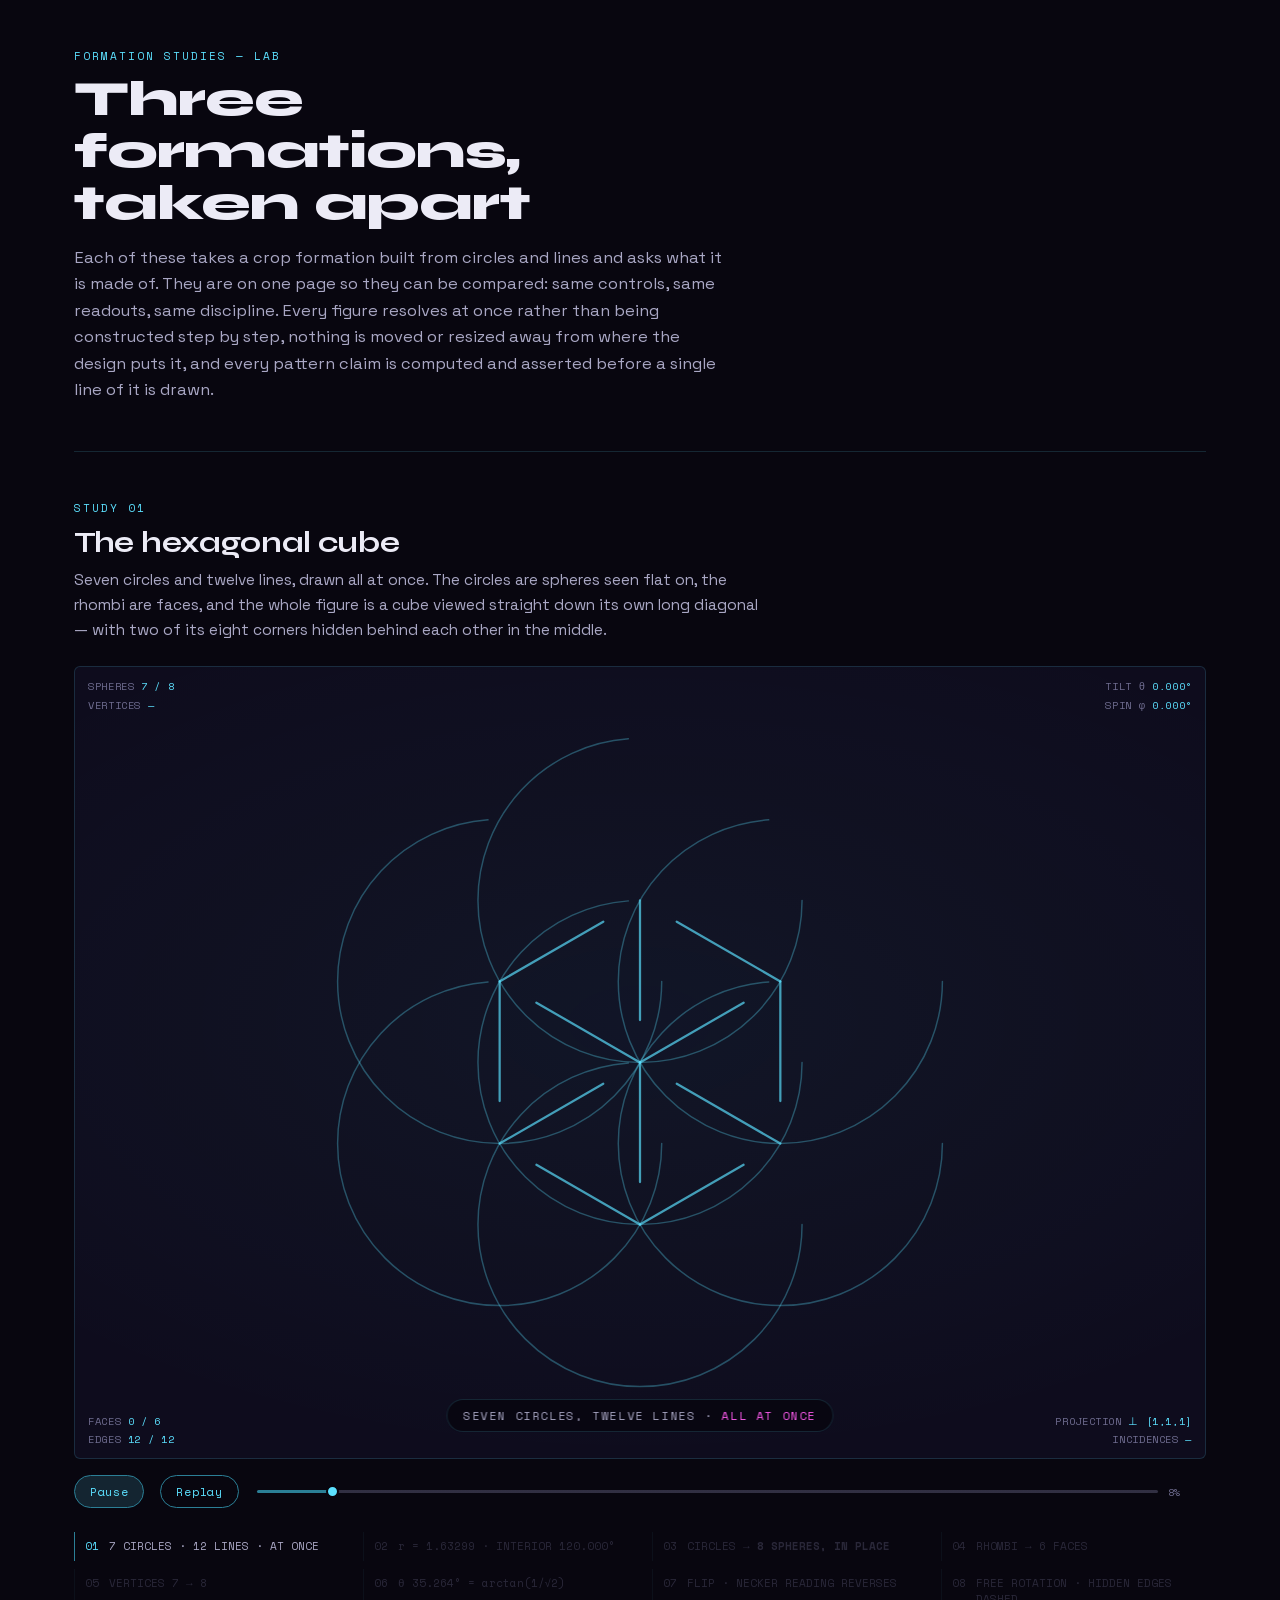
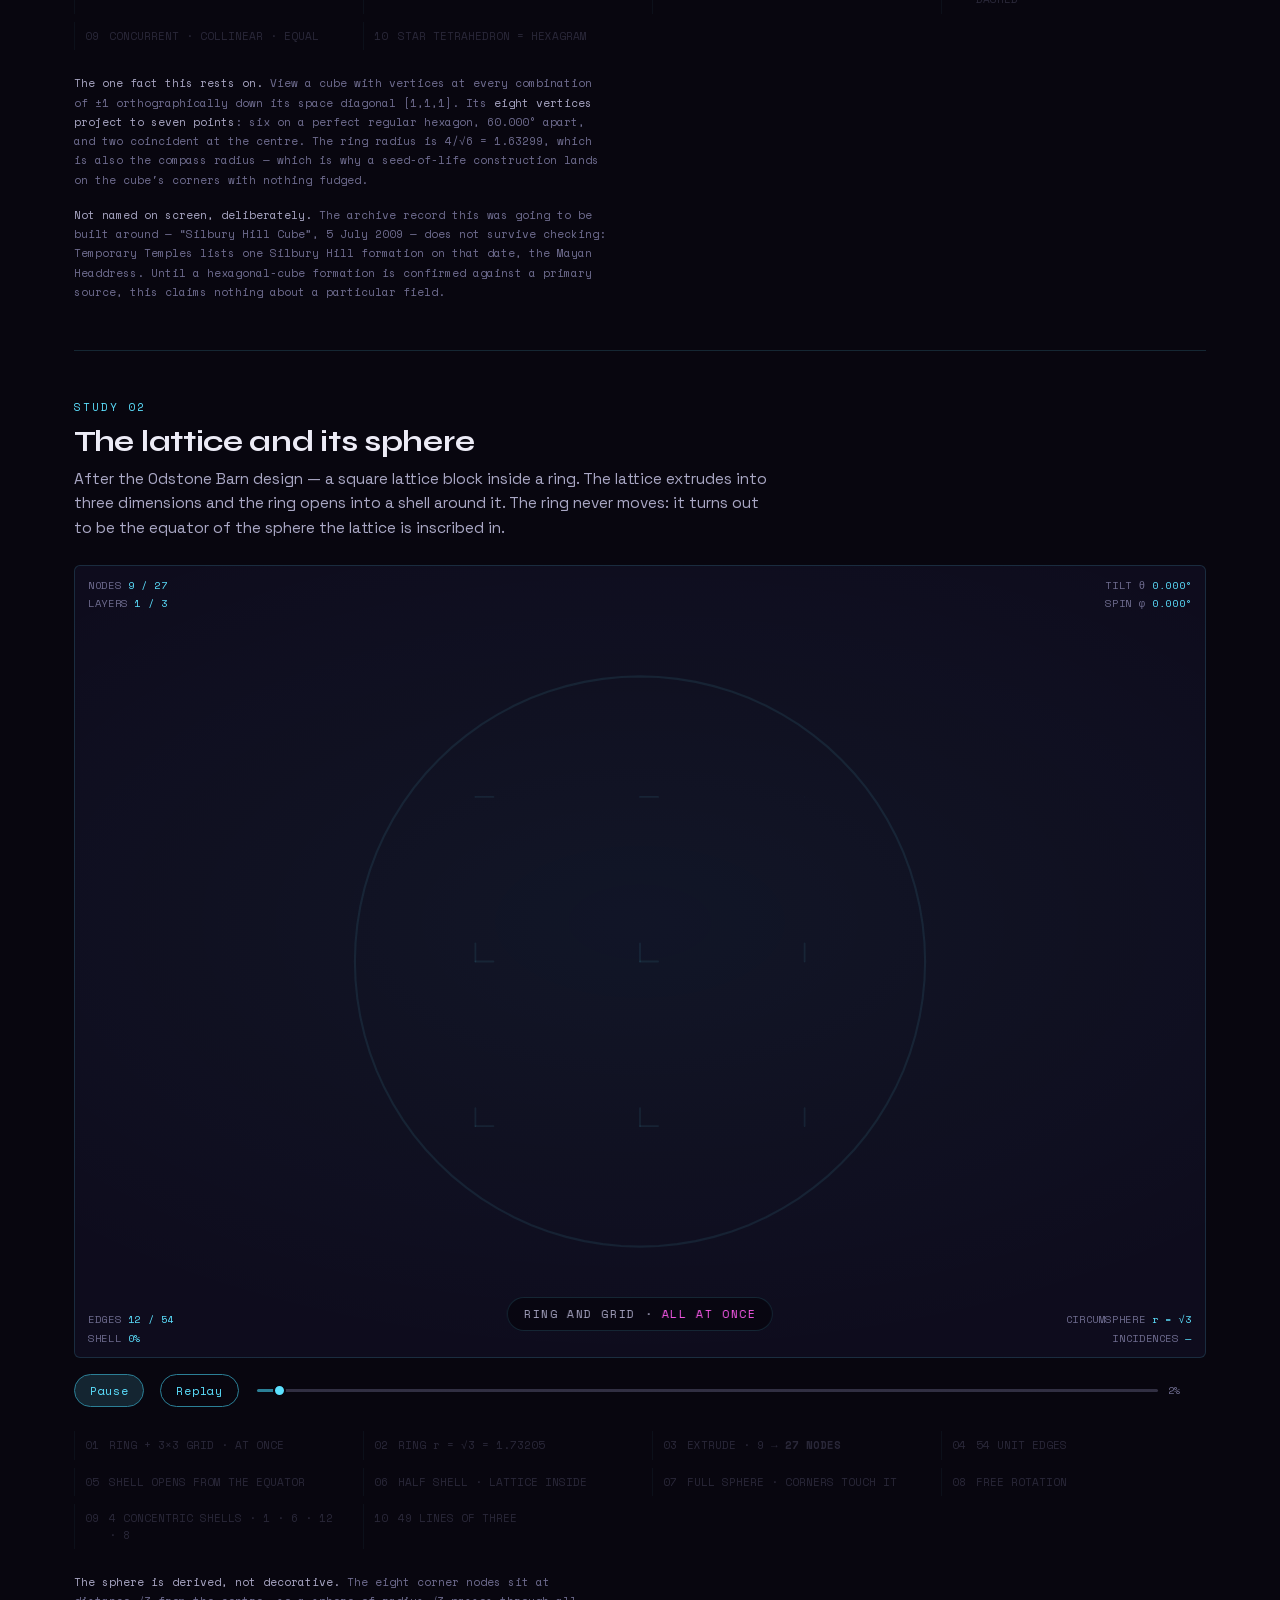
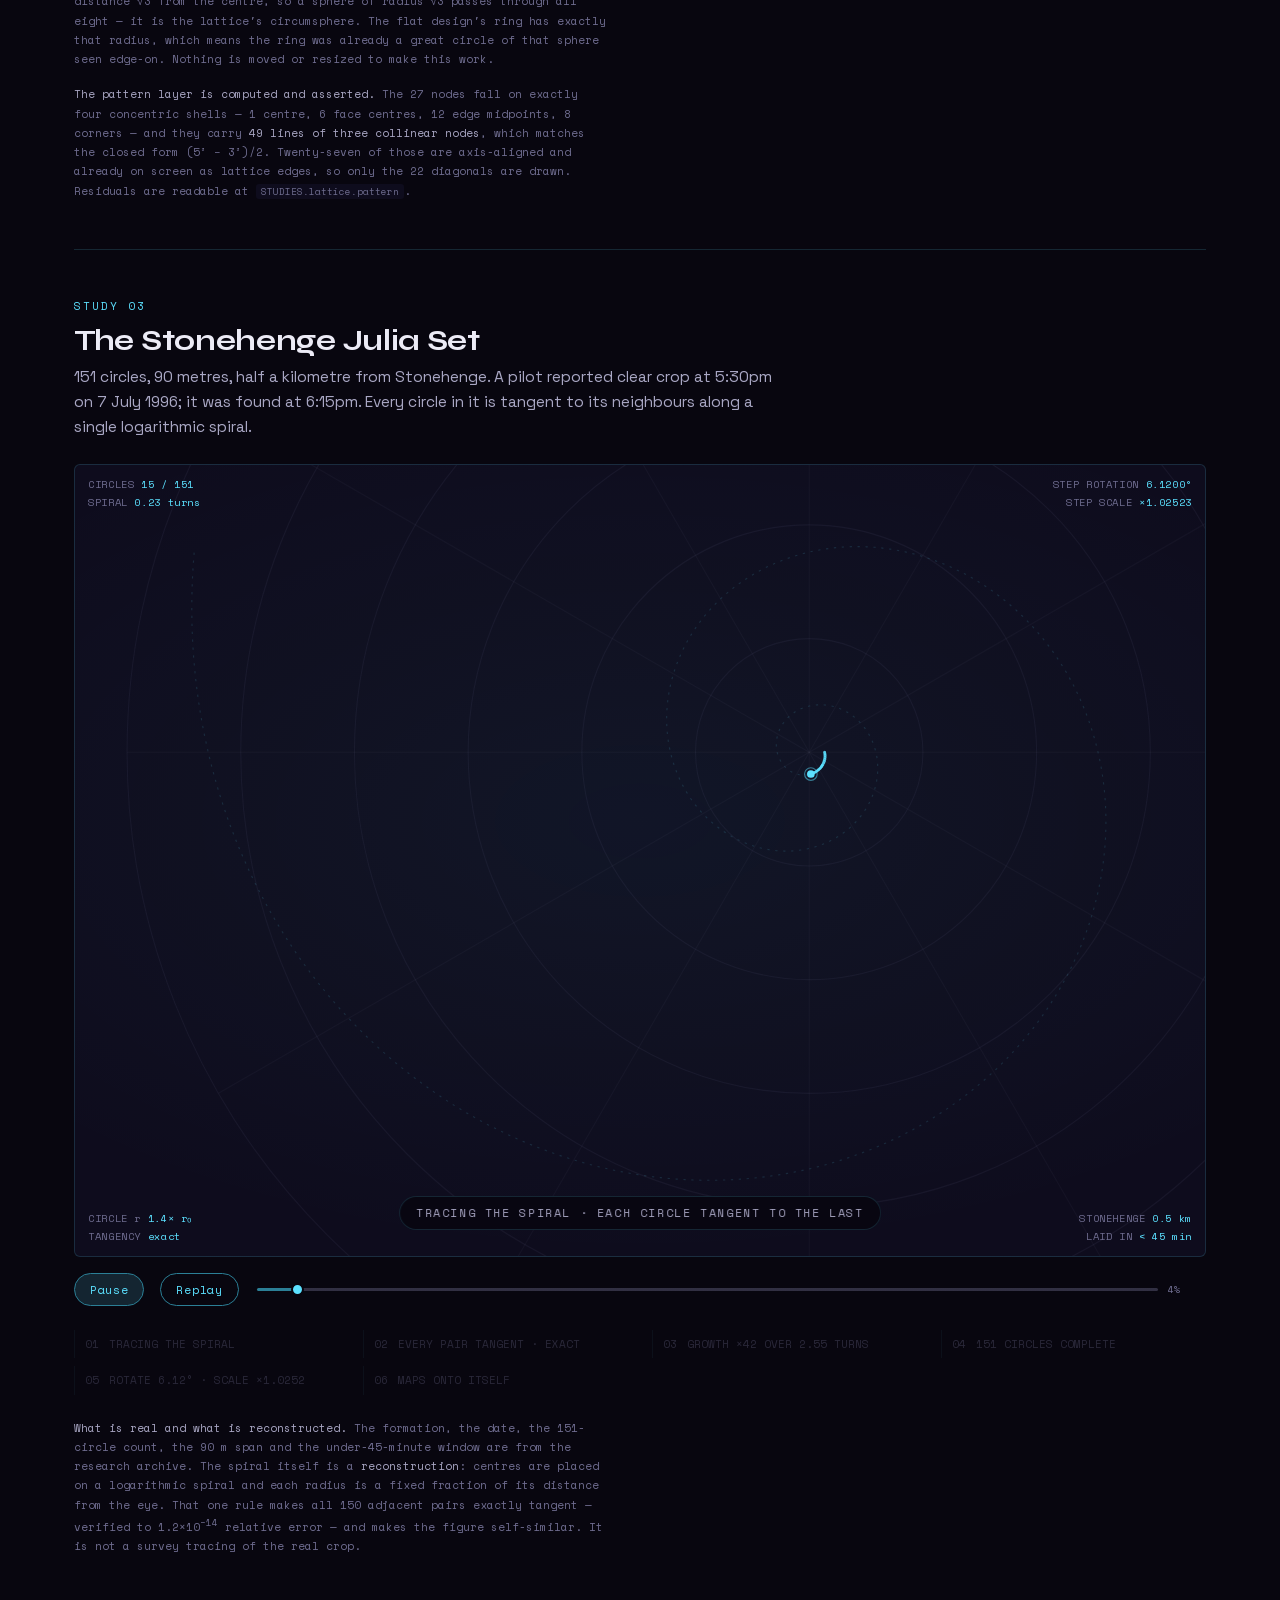
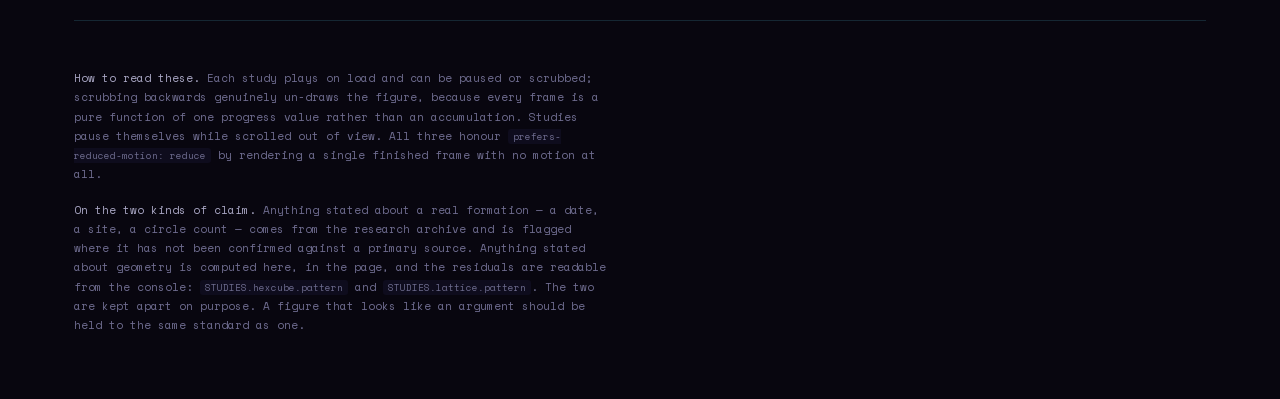
<file: labs/index.html>
<!DOCTYPE html>
<html lang="en">
<head>
<meta charset="UTF-8">
<meta name="viewport" content="width=device-width, initial-scale=1.0">

<!-- Security policy. GitHub Pages serves static files and cannot set response
     headers, so the policy has to ride in the document itself. Two known
     limits of the meta form: frame-ancestors is ignored (clickjacking cover
     needs a real header, i.e. a proxy/CDN in front of Pages), and there is no
     report-uri. Everything else here is enforced normally.

     Every script on this site is an external file precisely so script-src can
     stay 'self' — that single directive is what stops a string injected into
     data.js (which the unattended daily scan writes from third-party pages)
     from ever executing. Do NOT add 'unsafe-inline' to script-src to make an
     inline snippet work; put the snippet in a .js file instead.

     Hosts allowed, and why:
       embed.bsky.app      Bluesky oEmbed JSON + embed.js (Live chatter widget)
       cdn/video.bsky.app  avatars and clips inside those embeds
       i.ytimg.com         YouTube thumbnails
     Webfonts are NOT in that list: they are served from this origin
     (fonts.css + fonts/), so font-src stays 'self'. Keep it that way.
       youtube-nocookie    the click-to-play footage player
     'unsafe-inline' on style-src covers the handful of style="" attributes and
     the inline styles Bluesky's embed injects. -->
<meta http-equiv="Content-Security-Policy" content="default-src 'self'; script-src 'self' https://embed.bsky.app; style-src 'self' 'unsafe-inline'; font-src 'self'; img-src 'self' data: https://i.ytimg.com https://cdn.bsky.app https://video.bsky.app; connect-src 'self' https://embed.bsky.app; frame-src https://www.youtube-nocookie.com https://www.youtube.com https://embed.bsky.app; media-src 'self' https://video.bsky.app; object-src 'none'; base-uri 'self'; form-action 'self'; upgrade-insecure-requests">
<meta name="referrer" content="strict-origin-when-cross-origin">
<title>Formation studies — Crop Circle Watch</title>

<link rel="icon" type="image/svg+xml" href="../logo.svg">
<!-- Typefaces are served from this repo, not fonts.googleapis.com — see the
     header of fonts.css for why. Nothing on this page contacts a third party
     before the visitor asks it to. -->
<link rel="stylesheet" href="../fonts.css">
<link rel="stylesheet" href="../theme.css">

<!-- Theme tokens from the site, then the shared lab chrome. Neither file
     defines a colour of its own beyond what styles.css already sets. -->
<link rel="stylesheet" href="../styles.css">
<link rel="stylesheet" href="labs.css">
</head>
<body>

<!-- Shared gradient defs. SVG paint-server references resolve document-wide,
     so one hidden defs block serves every study's own <svg>. -->
<svg width="0" height="0" aria-hidden="true" focusable="false" style="position:absolute">
  <defs>
    <radialGradient id="ccGlow">
      <stop offset="0%"   stop-color="var(--signal)" stop-opacity="0.55"/>
      <stop offset="100%" stop-color="var(--signal)" stop-opacity="0"/>
    </radialGradient>
  </defs>
</svg>

<main class="lab">

  <header class="lab-head">
    <p class="lab-eyebrow">Formation studies — lab</p>
    <h1 class="lab-title">Three formations, taken apart</h1>
    <p class="lab-lede">
      Each of these takes a crop formation built from circles and lines and
      asks what it is made of. They are on one page so they can be compared:
      same controls, same readouts, same discipline. Every figure resolves at
      once rather than being constructed step by step, nothing is moved or
      resized away from where the design puts it, and every pattern claim is
      computed and asserted before a single line of it is drawn.
    </p>
  </header>

  <div id="studies" data-study="all"><!-- populated by anim-engine.js --></div>

  <div class="lab-foot">
    <p class="lab-note">
      <b>How to read these.</b> Each study plays on load and can be paused or
      scrubbed; scrubbing backwards genuinely un-draws the figure, because every
      frame is a pure function of one progress value rather than an accumulation.
      Studies pause themselves while scrolled out of view. All three honour
      <code>prefers-reduced-motion: reduce</code> by rendering a single finished
      frame with no motion at all.
    </p>
    <p class="lab-note">
      <b>On the two kinds of claim.</b> Anything stated about a real formation —
      a date, a site, a circle count — comes from the research archive and is
      flagged where it has not been confirmed against a primary source. Anything
      stated about geometry is computed here, in the page, and the residuals are
      readable from the console: <code>STUDIES.hexcube.pattern</code> and
      <code>STUDIES.lattice.pattern</code>. The two are kept apart on purpose.
      A figure that looks like an argument should be held to the same standard as
      one.
    </p>
  </div>

</main>

<script src="anim-engine.js"></script>
<script src="studies.js"></script>
<script src="boot.js"></script>

</body>
</html>
</file>
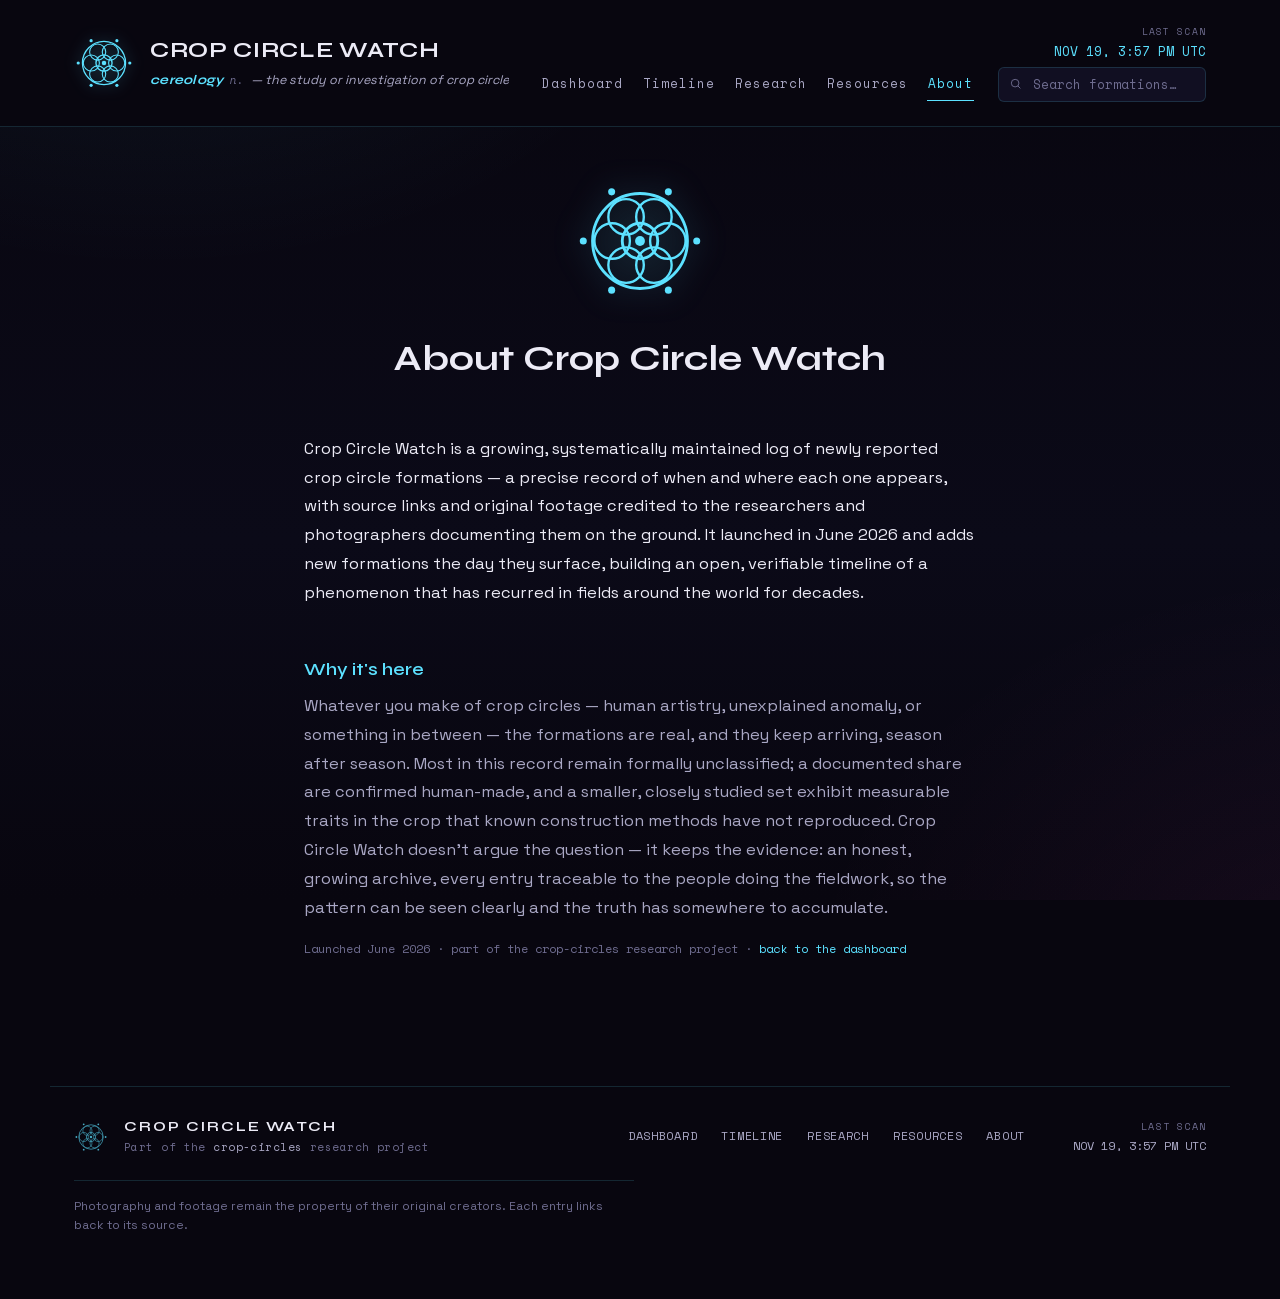
<file: about.html>
<!DOCTYPE html>
<html lang="en">
<head>
<meta charset="UTF-8">
<meta name="viewport" content="width=device-width, initial-scale=1.0">

<!-- Security policy. GitHub Pages serves static files and cannot set response
     headers, so the policy has to ride in the document itself. Two known
     limits of the meta form: frame-ancestors is ignored (clickjacking cover
     needs a real header, i.e. a proxy/CDN in front of Pages), and there is no
     report-uri. Everything else here is enforced normally.

     Every script on this site is an external file precisely so script-src can
     stay 'self' — that single directive is what stops a string injected into
     data.js (which the unattended daily scan writes from third-party pages)
     from ever executing. Do NOT add 'unsafe-inline' to script-src to make an
     inline snippet work; put the snippet in a .js file instead.

     Hosts allowed, and why:
       embed.bsky.app      Bluesky oEmbed JSON + embed.js (Live chatter widget)
       cdn/video.bsky.app  avatars and clips inside those embeds
       i.ytimg.com         YouTube thumbnails
     Webfonts are NOT in that list: they are served from this origin
     (fonts.css + fonts/), so font-src stays 'self'. Keep it that way.
       youtube-nocookie    the click-to-play footage player
     'unsafe-inline' on style-src covers the handful of style="" attributes and
     the inline styles Bluesky's embed injects. -->
<meta http-equiv="Content-Security-Policy" content="default-src 'self'; script-src 'self' https://embed.bsky.app; style-src 'self' 'unsafe-inline'; font-src 'self'; img-src 'self' data: https://i.ytimg.com https://cdn.bsky.app https://video.bsky.app; connect-src 'self' https://embed.bsky.app; frame-src https://www.youtube-nocookie.com https://www.youtube.com https://embed.bsky.app; media-src 'self' https://video.bsky.app; object-src 'none'; base-uri 'self'; form-action 'self'; upgrade-insecure-requests">
<meta name="referrer" content="strict-origin-when-cross-origin">
<title>About — Crop Circle Watch</title>
<meta name="description" content="What Crop Circle Watch is: an open, verifiable log of newly reported crop circle formations, credited to the people documenting them on the ground.">

<link rel="icon" type="image/svg+xml" href="logo.svg">

<!-- Typefaces are served from this repo, not fonts.googleapis.com — see the
     header of fonts.css for why. Nothing on this page contacts a third party
     before the visitor asks it to. -->
<link rel="stylesheet" href="fonts.css">
<link rel="stylesheet" href="theme.css">

<link rel="stylesheet" href="styles.css">
</head>
<body class="about-page">

<!-- Icon sprite — mirrors the subset index.html uses on this page: the ring
     logo (brand mark + centered about mark) plus the background-watermark
     glyphs, so the ambient background matches the dashboard. -->
<svg style="display:none">
  <symbol id="icon-search" viewBox="0 0 24 24" fill="none" stroke="currentColor" stroke-width="1.6">
    <circle cx="10.5" cy="10.5" r="6.5"/>
    <path d="M19.5 19.5l-4.3-4.3"/>
  </symbol>
  <symbol id="icon-ring-logo" viewBox="0 0 64 64">
    <circle cx="32" cy="32" r="23" fill="none" stroke="currentColor" stroke-width="1.4"/>
    <circle cx="32" cy="32" r="8.6" fill="none" stroke="currentColor" stroke-width="1.4"/>
    <circle cx="45.5" cy="32" r="8.6" fill="none" stroke="currentColor" stroke-width="1.15"/>
    <circle cx="38.75" cy="43.69" r="8.6" fill="none" stroke="currentColor" stroke-width="1.15"/>
    <circle cx="25.25" cy="43.69" r="8.6" fill="none" stroke="currentColor" stroke-width="1.15"/>
    <circle cx="18.5" cy="32" r="8.6" fill="none" stroke="currentColor" stroke-width="1.15"/>
    <circle cx="25.25" cy="20.31" r="8.6" fill="none" stroke="currentColor" stroke-width="1.15"/>
    <circle cx="38.75" cy="20.31" r="8.6" fill="none" stroke="currentColor" stroke-width="1.15"/>
    <circle cx="59.5" cy="32" r="1.7" fill="currentColor"/>
    <circle cx="45.75" cy="55.82" r="1.7" fill="currentColor"/>
    <circle cx="18.25" cy="55.82" r="1.7" fill="currentColor"/>
    <circle cx="4.5" cy="32" r="1.7" fill="currentColor"/>
    <circle cx="18.25" cy="8.18" r="1.7" fill="currentColor"/>
    <circle cx="45.75" cy="8.18" r="1.7" fill="currentColor"/>
    <circle cx="32" cy="32" r="2.4" fill="currentColor"/>
  </symbol>
  <symbol id="icon-glyph-rings" viewBox="0 0 64 64">
    <circle cx="32" cy="32" r="26" fill="none" stroke="currentColor" stroke-width="1.2"/>
    <circle cx="32" cy="32" r="17" fill="none" stroke="currentColor" stroke-width="1.2"/>
    <circle cx="32" cy="32" r="8" fill="none" stroke="currentColor" stroke-width="1.2"/>
    <circle cx="32" cy="32" r="2" fill="currentColor"/>
  </symbol>
  <symbol id="icon-glyph-spokes" viewBox="0 0 64 64">
    <circle cx="32" cy="32" r="24" fill="none" stroke="currentColor" stroke-width="1.2"/>
    <circle cx="32" cy="32" r="6" fill="none" stroke="currentColor" stroke-width="1.2"/>
    <path d="M32 8v10M32 46v10M8 32h10M46 32h10M14.3 14.3l7.1 7.1M42.6 42.6l7.1 7.1M49.7 14.3l-7.1 7.1M21.4 42.6l-7.1 7.1" stroke="currentColor" stroke-width="1.1"/>
  </symbol>
  <symbol id="icon-glyph-triad" viewBox="0 0 64 64">
    <circle cx="32" cy="16" r="13" fill="none" stroke="currentColor" stroke-width="1.15"/>
    <circle cx="20" cy="40" r="13" fill="none" stroke="currentColor" stroke-width="1.15"/>
    <circle cx="44" cy="40" r="13" fill="none" stroke="currentColor" stroke-width="1.15"/>
  </symbol>
  <symbol id="icon-glyph-quatrefoil" viewBox="0 0 64 64">
    <circle cx="32" cy="32" r="27" fill="none" stroke="currentColor" stroke-width="1.1"/>
    <circle cx="32" cy="20" r="11" fill="none" stroke="currentColor" stroke-width="1.1"/>
    <circle cx="32" cy="44" r="11" fill="none" stroke="currentColor" stroke-width="1.1"/>
    <circle cx="20" cy="32" r="11" fill="none" stroke="currentColor" stroke-width="1.1"/>
    <circle cx="44" cy="32" r="11" fill="none" stroke="currentColor" stroke-width="1.1"/>
  </symbol>
  <symbol id="icon-glyph-target" viewBox="0 0 64 64">
    <circle cx="32" cy="32" r="25" fill="none" stroke="currentColor" stroke-width="1.15"/>
    <circle cx="32" cy="32" r="16" fill="none" stroke="currentColor" stroke-width="1.15"/>
    <circle cx="32" cy="32" r="4" fill="none" stroke="currentColor" stroke-width="1.15"/>
    <path d="M32 3v6M32 55v6M3 32h6M55 32h6" stroke="currentColor" stroke-width="1.15"/>
  </symbol>
  <symbol id="icon-glyph-orbit" viewBox="0 0 64 64">
    <circle cx="32" cy="32" r="26" fill="none" stroke="currentColor" stroke-width="1.1"/>
    <circle cx="32" cy="32" r="18" fill="none" stroke="currentColor" stroke-width="1.1" stroke-dasharray="3 4"/>
    <circle cx="44" cy="20" r="7" fill="none" stroke="currentColor" stroke-width="1.15"/>
    <circle cx="32" cy="32" r="2" fill="currentColor"/>
  </symbol>
</svg>

<div class="bg-field" aria-hidden="true"></div>
<!-- Same ambient watermark layer as the dashboard (see index.html / styles.css). -->
<div class="bg-watermarks" aria-hidden="true">
  <svg class="wm wm-1" viewBox="0 0 64 64" aria-hidden="true"><use href="#icon-ring-logo"/></svg>
  <svg class="wm wm-2" viewBox="0 0 64 64" aria-hidden="true"><use href="#icon-glyph-rings"/></svg>
  <svg class="wm wm-3" viewBox="0 0 64 64" aria-hidden="true"><use href="#icon-ring-logo"/></svg>
  <svg class="wm wm-4" viewBox="0 0 64 64" aria-hidden="true"><use href="#icon-glyph-target"/></svg>
  <svg class="wm wm-5" viewBox="0 0 64 64" aria-hidden="true"><use href="#icon-glyph-spokes"/></svg>
  <svg class="wm wm-6" viewBox="0 0 64 64" aria-hidden="true"><use href="#icon-glyph-triad"/></svg>
  <svg class="wm wm-7" viewBox="0 0 64 64" aria-hidden="true"><use href="#icon-glyph-quatrefoil"/></svg>
  <svg class="wm wm-8" viewBox="0 0 64 64" aria-hidden="true"><use href="#icon-glyph-spokes"/></svg>
  <svg class="wm wm-9" viewBox="0 0 64 64" aria-hidden="true"><use href="#icon-glyph-orbit"/></svg>
  <svg class="wm wm-10" viewBox="0 0 64 64" aria-hidden="true"><use href="#icon-ring-logo"/></svg>
  <svg class="wm wm-11" viewBox="0 0 64 64" aria-hidden="true"><use href="#icon-glyph-rings"/></svg>
  <svg class="wm wm-12" viewBox="0 0 64 64" aria-hidden="true"><use href="#icon-glyph-triad"/></svg>
  <svg class="wm wm-13" viewBox="0 0 64 64" aria-hidden="true"><use href="#icon-glyph-target"/></svg>
</div>
<div class="bg-scan" aria-hidden="true"></div>

<header class="site-header" id="siteHeader">
  <div class="site-header-inner">
    <div class="brand">
      <svg class="brand-mark" viewBox="0 0 64 64" aria-hidden="true"><use href="#icon-ring-logo"/></svg>
      <div class="brand-text">
        <p class="brand-name">CROP CIRCLE WATCH</p>
        <p class="cereology-note">
          <span class="cer-word">cereology</span>
          <span class="cer-pos">n.</span>
          <span class="cer-def">the study or investigation of crop circles</span>
        </p>
      </div>
    </div>
    <div class="header-end">
      <dl class="header-scan">
        <dt>Last scan</dt>
        <dd id="statScan">—</dd>
      </dl>
      <div class="header-controls">
        <nav class="site-nav" aria-label="Primary">
          <a href="index.html" class="nav-link">Dashboard</a>
          <a href="timeline.html" class="nav-link">Timeline</a>
          <a href="research.html" class="nav-link">Research</a>
          <a href="resources.html" class="nav-link">Resources</a>
          <a href="about.html" class="nav-link active">About</a>
        </nav>
        <form class="header-search" id="headerSearchForm" role="search">
          <label class="search-box">
            <svg viewBox="0 0 24 24" aria-hidden="true"><use href="#icon-search"/></svg>
            <input type="search" id="headerSearchInput" placeholder="Search formations…" autocomplete="off">
          </label>
        </form>
      </div>
    </div>
  </div>
</header>

<main class="about-body">
  <article class="about-article">
    <div class="about-header">
      <svg class="about-logo" viewBox="0 0 64 64" aria-hidden="true"><use href="#icon-ring-logo"/></svg>
      <h1>About Crop Circle Watch</h1>
    </div>

    <p>Crop Circle Watch is a growing, systematically maintained log of newly reported crop circle formations — a precise record of when and where each one appears, with source links and original footage credited to the researchers and photographers documenting them on the ground. It launched in June 2026 and adds new formations the day they surface, building an open, verifiable timeline of a phenomenon that has recurred in fields around the world for decades.</p>

    <h2>Why it's here</h2>
    <p>Whatever you make of crop circles — human artistry, unexplained anomaly, or something in between — the formations are real, and they keep arriving, season after season. Most in this record remain formally unclassified; a documented share are confirmed human-made, and a smaller, closely studied set exhibit measurable traits in the crop that known construction methods have not reproduced. Crop Circle Watch doesn't argue the question — it keeps the evidence: an honest, growing archive, every entry traceable to the people doing the fieldwork, so the pattern can be seen clearly and the truth has somewhere to accumulate.</p>

    <p class="about-meta">Launched June 2026 · part of the crop-circles research project · <a href="index.html">back to the dashboard</a></p>
  </article>
</main>

<footer class="site-footer">
  <div class="footer-inner">
    <div class="footer-brand">
      <svg class="footer-mark" viewBox="0 0 64 64" aria-hidden="true"><use href="#icon-ring-logo"/></svg>
      <div class="footer-brand-text">
        <p class="footer-wordmark">Crop Circle Watch</p>
        <p class="footer-tagline">Part of the <span>crop-circles</span> research project</p>
      </div>
    </div>

    <nav class="footer-nav" aria-label="Footer">
      <a href="index.html">Dashboard</a>
      <a href="timeline.html">Timeline</a>
      <a href="research.html">Research</a>
      <a href="resources.html">Resources</a>
      <a href="about.html">About</a>
    </nav>

    <dl class="footer-status">
      <dt>Last scan</dt>
      <dd id="footerUpdated">—</dd>
    </dl>
  </div>

  <p class="footer-legal">Photography and footage remain the property of their original creators. Each entry links back to its source.</p>
</footer>

<!-- Read DASHBOARD_META for the shared "Last scan" stamp, and route the header
     search back to the dashboard timeline (this page has no feed of its own). -->
<script src="data.js"></script>
<script src="shared-chrome.js"></script>
<script src="page-chrome.js"></script>

</body>
</html>
</file>
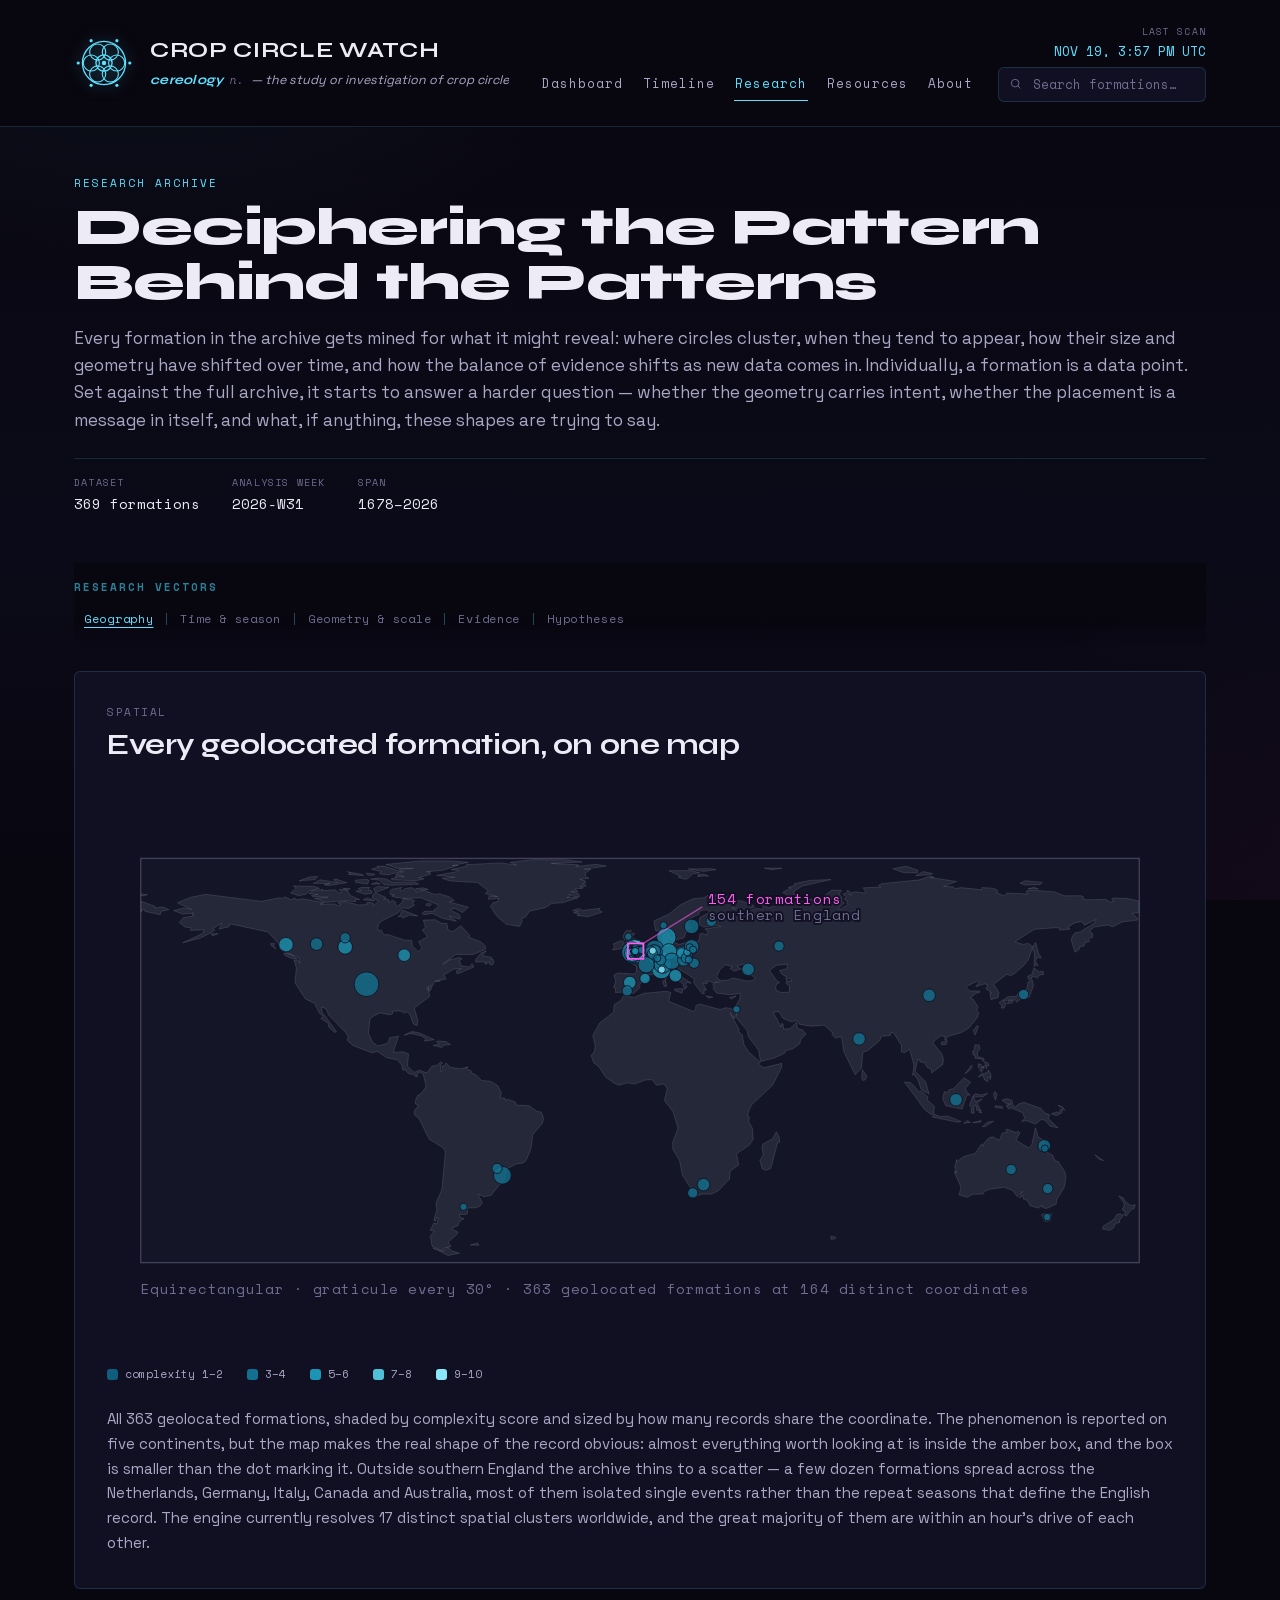
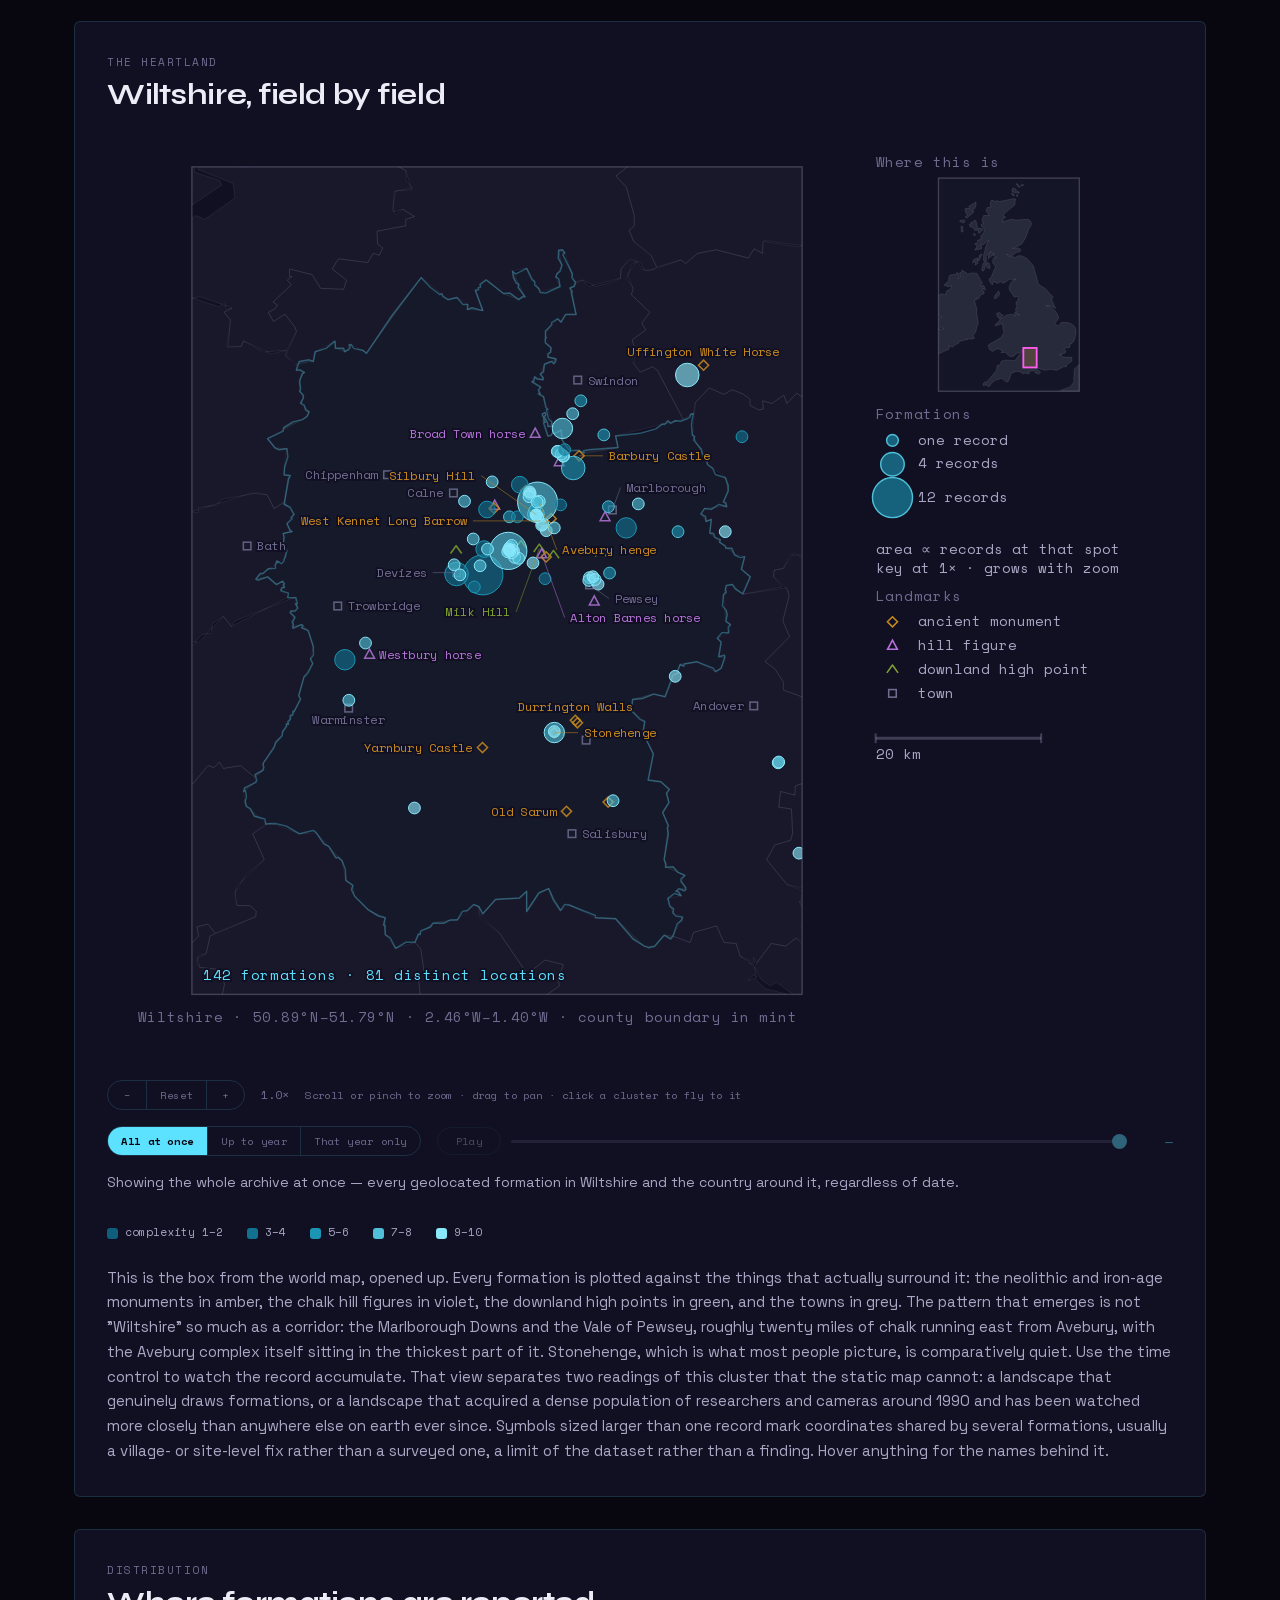
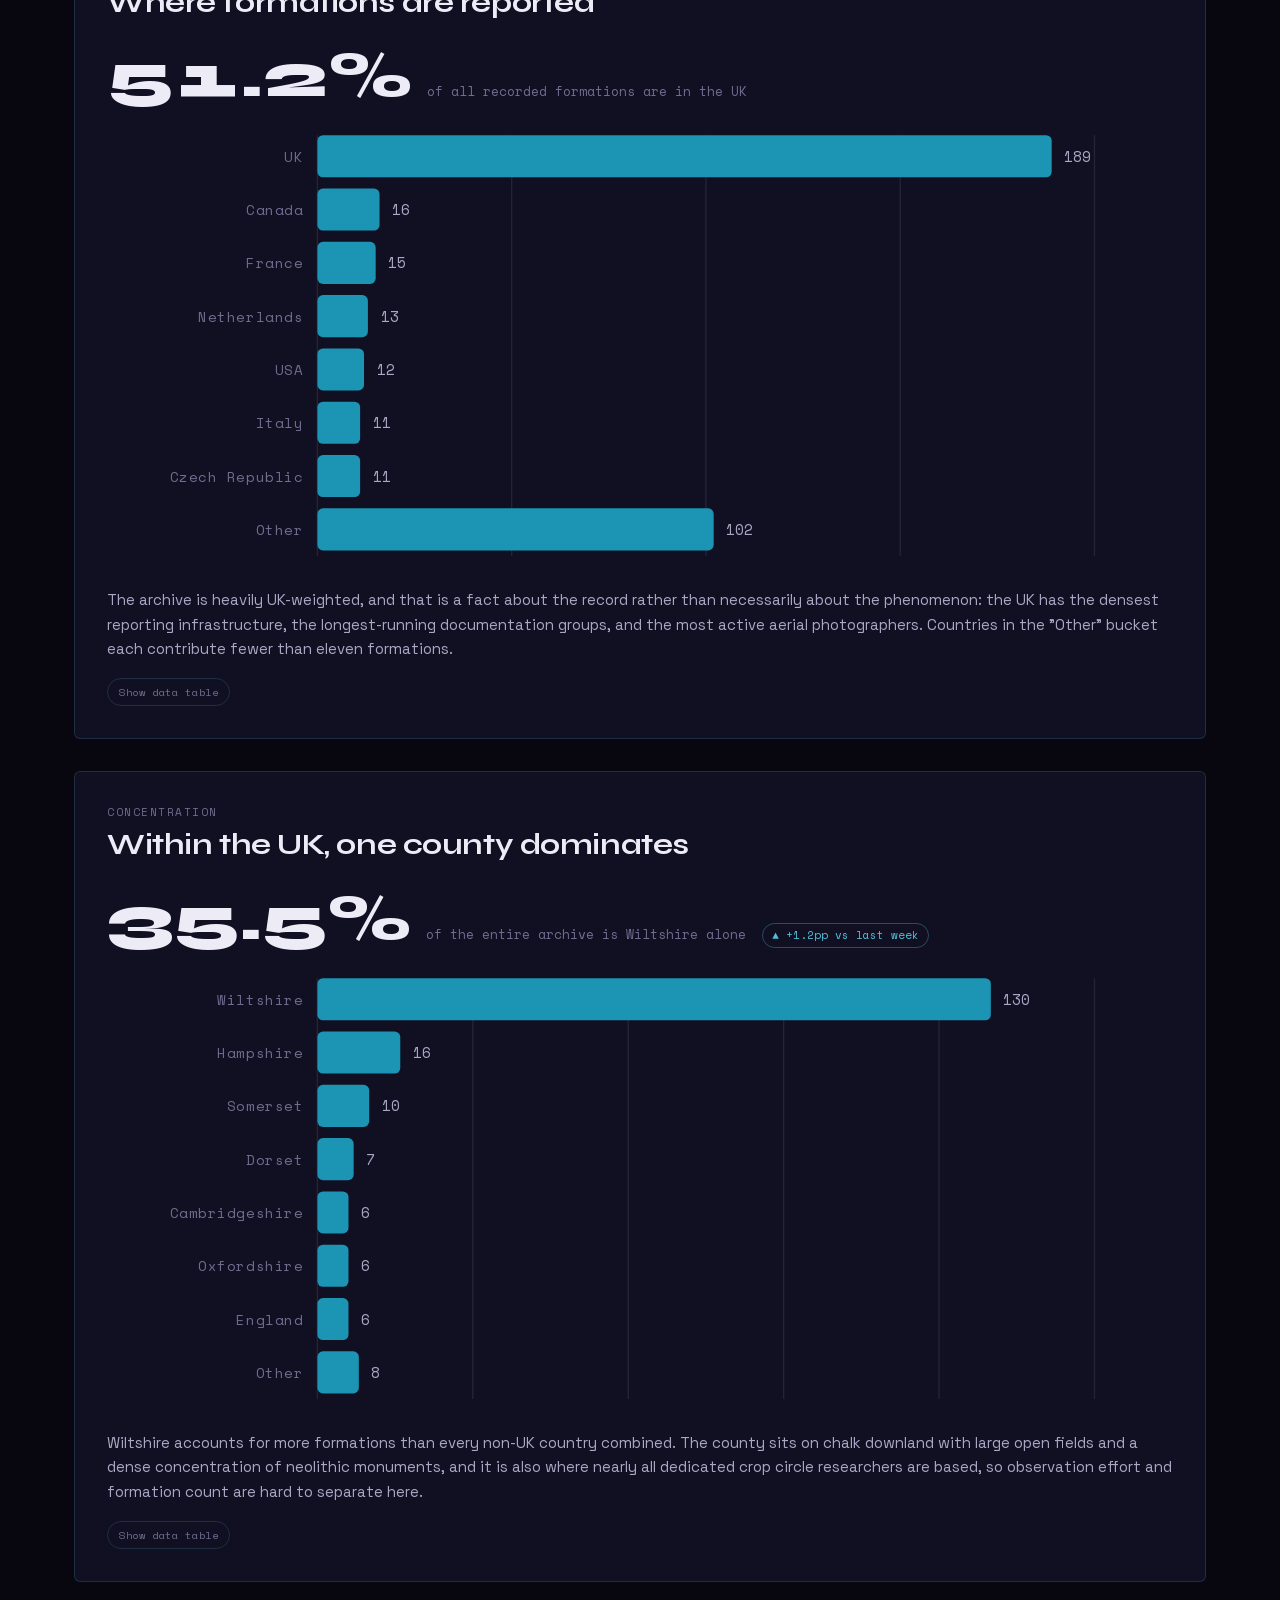
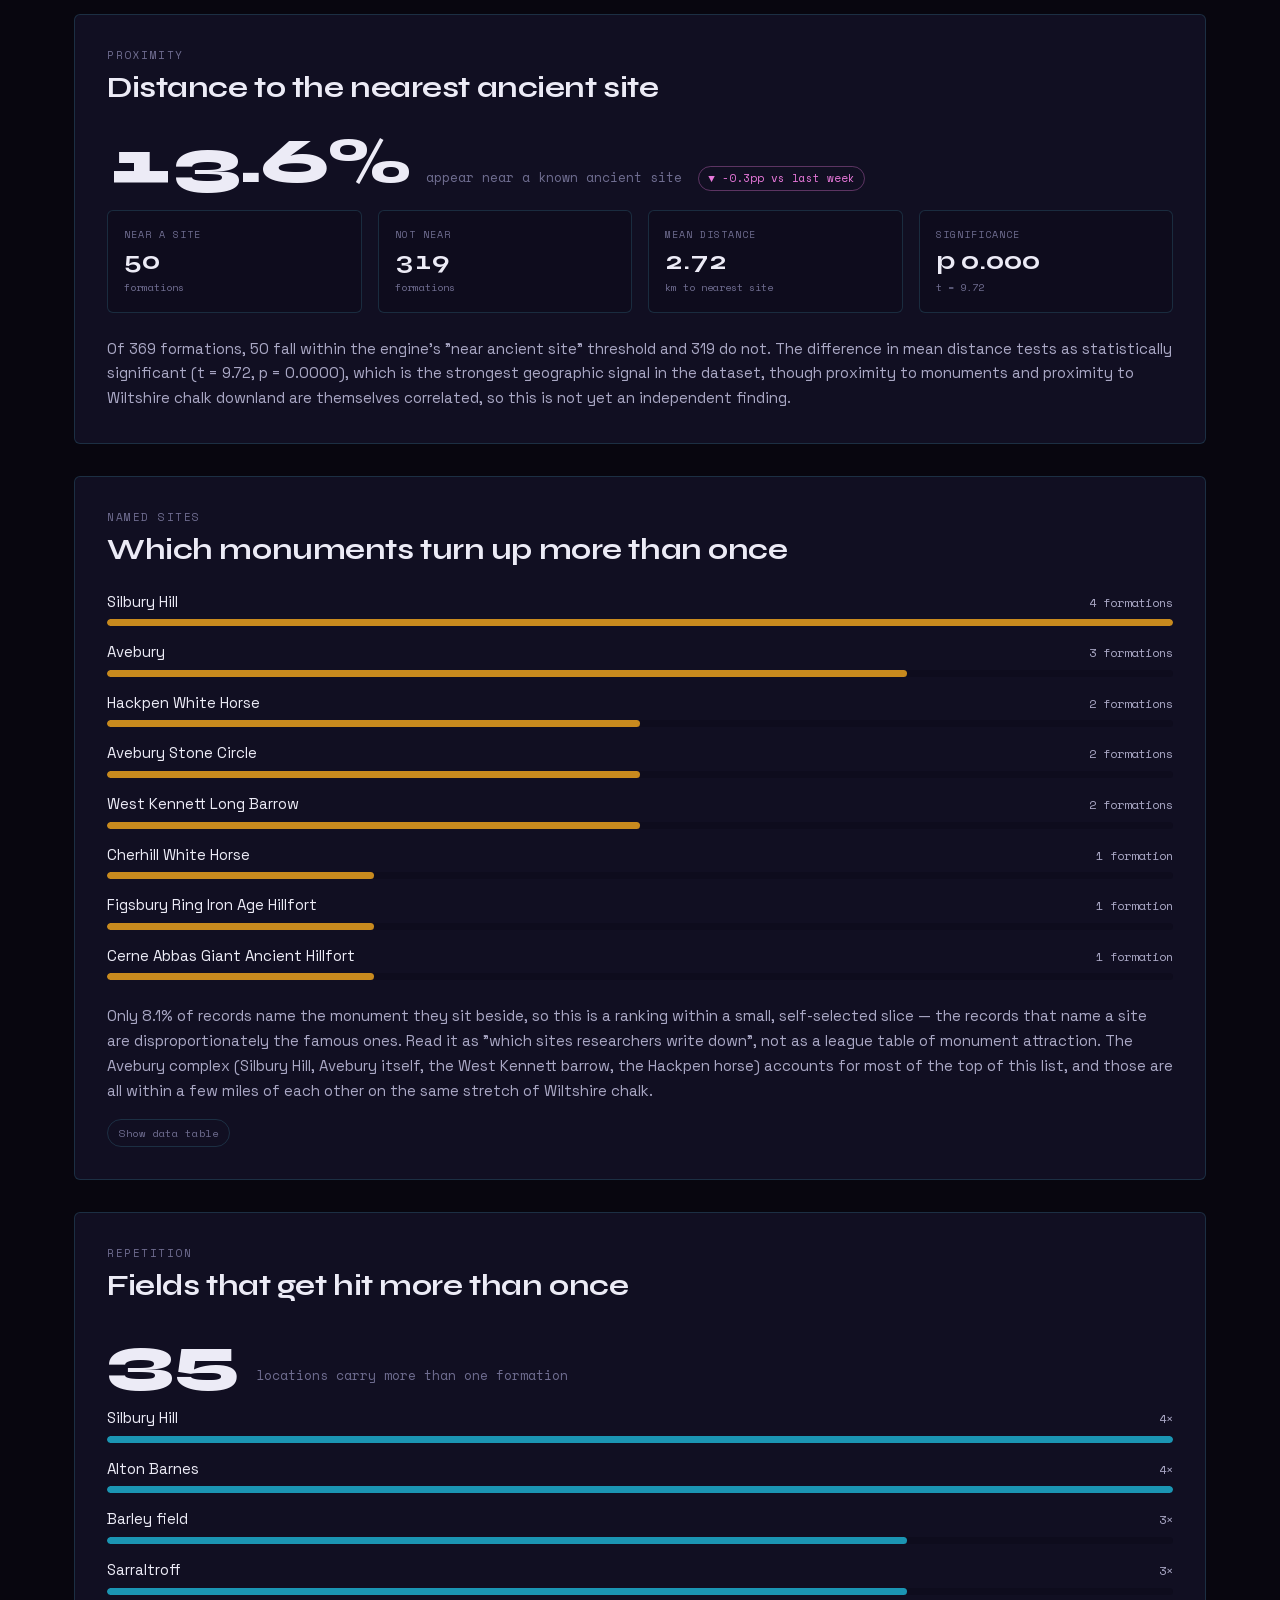
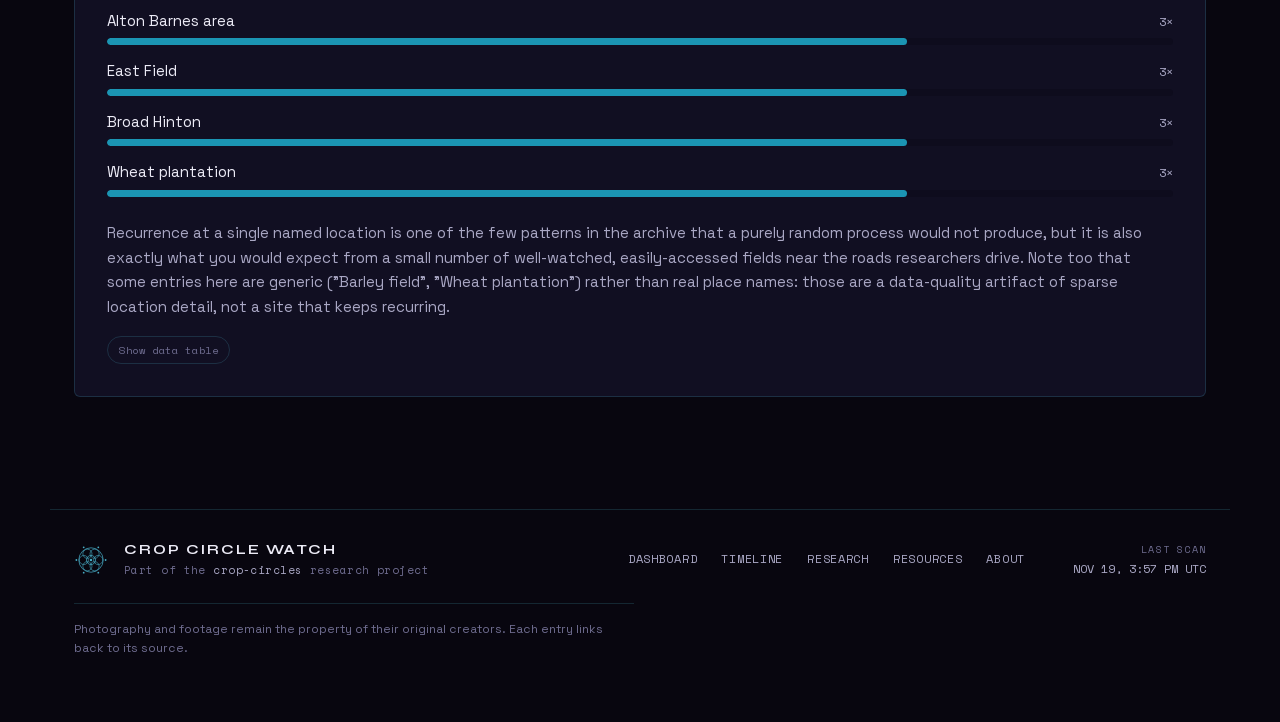
<file: research.html>
<!DOCTYPE html>
<html lang="en">
<head>
<meta charset="UTF-8">
<meta name="viewport" content="width=device-width, initial-scale=1.0">

<!-- Security policy. GitHub Pages serves static files and cannot set response
     headers, so the policy has to ride in the document itself. Two known
     limits of the meta form: frame-ancestors is ignored (clickjacking cover
     needs a real header, i.e. a proxy/CDN in front of Pages), and there is no
     report-uri. Everything else here is enforced normally.

     Every script on this site is an external file precisely so script-src can
     stay 'self' — that single directive is what stops a string injected into
     data.js (which the unattended daily scan writes from third-party pages)
     from ever executing. Do NOT add 'unsafe-inline' to script-src to make an
     inline snippet work; put the snippet in a .js file instead.

     Hosts allowed, and why:
       embed.bsky.app      Bluesky oEmbed JSON + embed.js (Live chatter widget)
       cdn/video.bsky.app  avatars and clips inside those embeds
       i.ytimg.com         YouTube thumbnails
     Webfonts are NOT in that list: they are served from this origin
     (fonts.css + fonts/), so font-src stays 'self'. Keep it that way.
       youtube-nocookie    the click-to-play footage player
     'unsafe-inline' on style-src covers the handful of style="" attributes and
     the inline styles Bluesky's embed injects. -->
<meta http-equiv="Content-Security-Policy" content="default-src 'self'; script-src 'self' https://embed.bsky.app; style-src 'self' 'unsafe-inline'; font-src 'self'; img-src 'self' data: https://i.ytimg.com https://cdn.bsky.app https://video.bsky.app; connect-src 'self' https://embed.bsky.app; frame-src https://www.youtube-nocookie.com https://www.youtube.com https://embed.bsky.app; media-src 'self' https://video.bsky.app; object-src 'none'; base-uri 'self'; form-action 'self'; upgrade-insecure-requests">
<meta name="referrer" content="strict-origin-when-cross-origin">
<title>Research — Crop Circle Watch</title>
<meta name="description" content="Charts and findings from the crop circle research archive: geography, seasonality, geometry, and hypothesis confidence over time.">

<link rel="icon" type="image/svg+xml" href="logo.svg">

<!-- Typefaces are served from this repo, not fonts.googleapis.com — see the
     header of fonts.css for why. Nothing on this page contacts a third party
     before the visitor asks it to. -->
<link rel="stylesheet" href="fonts.css">
<link rel="stylesheet" href="theme.css">

<link rel="stylesheet" href="styles.css">
<link rel="stylesheet" href="research.css">
</head>
<body>

<!-- Icon sprite — small geometric line icons, used throughout instead of emoji or brand logos -->
<svg style="display:none">
  <symbol id="icon-pin" viewBox="0 0 24 24" fill="none" stroke="currentColor" stroke-width="1.6">
    <path d="M12 21s7-6.6 7-12a7 7 0 1 0-14 0c0 5.4 7 12 7 12z"/>
    <circle cx="12" cy="9" r="2.4"/>
  </symbol>
  <symbol id="icon-calendar" viewBox="0 0 24 24" fill="none" stroke="currentColor" stroke-width="1.6">
    <rect x="3.5" y="5.5" width="17" height="15" rx="1.5"/>
    <path d="M3.5 9.5h17M8 3v4M16 3v4"/>
  </symbol>
  <symbol id="icon-link" viewBox="0 0 24 24" fill="none" stroke="currentColor" stroke-width="1.6">
    <path d="M10 14a4 4 0 0 0 5.66 0l2.83-2.83a4 4 0 0 0-5.66-5.66l-1.4 1.4"/>
    <path d="M14 10a4 4 0 0 0-5.66 0l-2.83 2.83a4 4 0 0 0 5.66 5.66l1.4-1.4"/>
  </symbol>
  <symbol id="icon-play" viewBox="0 0 24 24" fill="none" stroke="currentColor" stroke-width="1.6">
    <circle cx="12" cy="12" r="9.2"/>
    <path d="M10.2 8.6l5.4 3.4-5.4 3.4z" fill="currentColor" stroke="none"/>
  </symbol>
  <symbol id="icon-search" viewBox="0 0 24 24" fill="none" stroke="currentColor" stroke-width="1.6">
    <circle cx="10.5" cy="10.5" r="6.5"/>
    <path d="M19.5 19.5l-4.3-4.3"/>
  </symbol>
  <symbol id="icon-target" viewBox="0 0 24 24" fill="none" stroke="currentColor" stroke-width="1.6">
    <circle cx="12" cy="12" r="8.5"/>
    <circle cx="12" cy="12" r="3.2"/>
    <path d="M12 2v3M12 19v3M2 12h3M19 12h3"/>
  </symbol>
  <symbol id="icon-wheat" viewBox="0 0 24 24" fill="none" stroke="currentColor" stroke-width="1.6">
    <path d="M12 21V9M12 9c0-3.5 2-5 4-6M12 9c0-3.5-2-5-4-6M12 13c2-1 4-1 5-3M12 13c-2-1-4-1-5-3M12 17c2-1 3.5-.5 4.5-2.2M12 17c-2-1-3.5-.5-4.5-2.2"/>
  </symbol>
  <symbol id="icon-chevron" viewBox="0 0 24 24" fill="none" stroke="currentColor" stroke-width="1.8">
    <path d="M9 6l6 6-6 6"/>
  </symbol>
  <symbol id="icon-ring-logo" viewBox="0 0 64 64">
    <circle cx="32" cy="32" r="23" fill="none" stroke="currentColor" stroke-width="1.4"/>
    <circle cx="32" cy="32" r="8.6" fill="none" stroke="currentColor" stroke-width="1.4"/>
    <circle cx="45.5" cy="32" r="8.6" fill="none" stroke="currentColor" stroke-width="1.15"/>
    <circle cx="38.75" cy="43.69" r="8.6" fill="none" stroke="currentColor" stroke-width="1.15"/>
    <circle cx="25.25" cy="43.69" r="8.6" fill="none" stroke="currentColor" stroke-width="1.15"/>
    <circle cx="18.5" cy="32" r="8.6" fill="none" stroke="currentColor" stroke-width="1.15"/>
    <circle cx="25.25" cy="20.31" r="8.6" fill="none" stroke="currentColor" stroke-width="1.15"/>
    <circle cx="38.75" cy="20.31" r="8.6" fill="none" stroke="currentColor" stroke-width="1.15"/>
    <circle cx="59.5" cy="32" r="1.7" fill="currentColor"/>
    <circle cx="45.75" cy="55.82" r="1.7" fill="currentColor"/>
    <circle cx="18.25" cy="55.82" r="1.7" fill="currentColor"/>
    <circle cx="4.5" cy="32" r="1.7" fill="currentColor"/>
    <circle cx="18.25" cy="8.18" r="1.7" fill="currentColor"/>
    <circle cx="45.75" cy="8.18" r="1.7" fill="currentColor"/>
    <circle cx="32" cy="32" r="2.4" fill="currentColor"/>
  </symbol>
  <symbol id="icon-doc" viewBox="0 0 24 24" fill="none" stroke="currentColor" stroke-width="1.6">
    <path d="M6 3.5h9l3 3V20a.5.5 0 0 1-.5.5H6a.5.5 0 0 1-.5-.5V4a.5.5 0 0 1 .5-.5z"/>
    <path d="M9 10h6M9 13.5h6M9 17h4"/>
  </symbol>
  <symbol id="icon-rss" viewBox="0 0 24 24" fill="none" stroke="currentColor" stroke-width="1.6">
    <circle cx="6" cy="18" r="1.6" fill="currentColor" stroke="none"/>
    <path d="M5 12a7 7 0 0 1 7 7M5 6a13 13 0 0 1 13 13"/>
  </symbol>
  <symbol id="icon-plus" viewBox="0 0 24 24" fill="none" stroke="currentColor" stroke-width="1.8">
    <path d="M12 5v14M5 12h14"/>
  </symbol>
  <symbol id="icon-close" viewBox="0 0 24 24" fill="none" stroke="currentColor" stroke-width="1.8">
    <path d="M6 6l12 12M18 6L6 18"/>
  </symbol>

  <!-- Background-watermark glyphs — a small set of distinct crop-circle /
       sacred-geometry motifs, reused (at different sizes/positions/colors)
       across the ambient watermark layer in .bg-watermarks below. -->
  <symbol id="icon-glyph-rings" viewBox="0 0 64 64">
    <circle cx="32" cy="32" r="26" fill="none" stroke="currentColor" stroke-width="1.2"/>
    <circle cx="32" cy="32" r="17" fill="none" stroke="currentColor" stroke-width="1.2"/>
    <circle cx="32" cy="32" r="8" fill="none" stroke="currentColor" stroke-width="1.2"/>
    <circle cx="32" cy="32" r="2" fill="currentColor"/>
  </symbol>
  <symbol id="icon-glyph-spokes" viewBox="0 0 64 64">
    <circle cx="32" cy="32" r="24" fill="none" stroke="currentColor" stroke-width="1.2"/>
    <circle cx="32" cy="32" r="6" fill="none" stroke="currentColor" stroke-width="1.2"/>
    <path d="M32 8v10M32 46v10M8 32h10M46 32h10M14.3 14.3l7.1 7.1M42.6 42.6l7.1 7.1M49.7 14.3l-7.1 7.1M21.4 42.6l-7.1 7.1" stroke="currentColor" stroke-width="1.1"/>
  </symbol>
  <symbol id="icon-glyph-triad" viewBox="0 0 64 64">
    <circle cx="32" cy="16" r="13" fill="none" stroke="currentColor" stroke-width="1.15"/>
    <circle cx="20" cy="40" r="13" fill="none" stroke="currentColor" stroke-width="1.15"/>
    <circle cx="44" cy="40" r="13" fill="none" stroke="currentColor" stroke-width="1.15"/>
  </symbol>
  <symbol id="icon-glyph-quatrefoil" viewBox="0 0 64 64">
    <circle cx="32" cy="32" r="27" fill="none" stroke="currentColor" stroke-width="1.1"/>
    <circle cx="32" cy="20" r="11" fill="none" stroke="currentColor" stroke-width="1.1"/>
    <circle cx="32" cy="44" r="11" fill="none" stroke="currentColor" stroke-width="1.1"/>
    <circle cx="20" cy="32" r="11" fill="none" stroke="currentColor" stroke-width="1.1"/>
    <circle cx="44" cy="32" r="11" fill="none" stroke="currentColor" stroke-width="1.1"/>
  </symbol>
  <symbol id="icon-glyph-target" viewBox="0 0 64 64">
    <circle cx="32" cy="32" r="25" fill="none" stroke="currentColor" stroke-width="1.15"/>
    <circle cx="32" cy="32" r="16" fill="none" stroke="currentColor" stroke-width="1.15"/>
    <circle cx="32" cy="32" r="4" fill="none" stroke="currentColor" stroke-width="1.15"/>
    <path d="M32 3v6M32 55v6M3 32h6M55 32h6" stroke="currentColor" stroke-width="1.15"/>
  </symbol>
  <symbol id="icon-glyph-orbit" viewBox="0 0 64 64">
    <circle cx="32" cy="32" r="26" fill="none" stroke="currentColor" stroke-width="1.1"/>
    <circle cx="32" cy="32" r="18" fill="none" stroke="currentColor" stroke-width="1.1" stroke-dasharray="3 4"/>
    <circle cx="44" cy="20" r="7" fill="none" stroke="currentColor" stroke-width="1.15"/>
    <circle cx="32" cy="32" r="2" fill="currentColor"/>
  </symbol>
</svg>

<div class="bg-field" aria-hidden="true"></div>
<!-- Ambient watermark layer: a fixed set of large, near-invisible crop-circle
     glyphs that slowly fade in and out at staggered times, each in its own
     spot behind the page. Every instance just picks a symbol + a position
     class (wm-1..wm-13) — all sizing/color/timing lives in styles.css. -->
<div class="bg-watermarks" aria-hidden="true">
  <svg class="wm wm-1" viewBox="0 0 64 64" aria-hidden="true"><use href="#icon-ring-logo"/></svg>
  <svg class="wm wm-2" viewBox="0 0 64 64" aria-hidden="true"><use href="#icon-glyph-rings"/></svg>
  <svg class="wm wm-3" viewBox="0 0 64 64" aria-hidden="true"><use href="#icon-ring-logo"/></svg>
  <svg class="wm wm-4" viewBox="0 0 64 64" aria-hidden="true"><use href="#icon-glyph-target"/></svg>
  <svg class="wm wm-5" viewBox="0 0 64 64" aria-hidden="true"><use href="#icon-glyph-spokes"/></svg>
  <svg class="wm wm-6" viewBox="0 0 64 64" aria-hidden="true"><use href="#icon-glyph-triad"/></svg>
  <svg class="wm wm-7" viewBox="0 0 64 64" aria-hidden="true"><use href="#icon-glyph-quatrefoil"/></svg>
  <svg class="wm wm-8" viewBox="0 0 64 64" aria-hidden="true"><use href="#icon-glyph-spokes"/></svg>
  <svg class="wm wm-9" viewBox="0 0 64 64" aria-hidden="true"><use href="#icon-glyph-orbit"/></svg>
  <svg class="wm wm-10" viewBox="0 0 64 64" aria-hidden="true"><use href="#icon-ring-logo"/></svg>
  <svg class="wm wm-11" viewBox="0 0 64 64" aria-hidden="true"><use href="#icon-glyph-rings"/></svg>
  <svg class="wm wm-12" viewBox="0 0 64 64" aria-hidden="true"><use href="#icon-glyph-triad"/></svg>
  <svg class="wm wm-13" viewBox="0 0 64 64" aria-hidden="true"><use href="#icon-glyph-target"/></svg>
</div>
<div class="bg-scan" aria-hidden="true"></div>

<header class="site-header" id="siteHeader">
  <div class="site-header-inner">
    <div class="brand">
      <svg class="brand-mark" viewBox="0 0 64 64" aria-hidden="true"><use href="#icon-ring-logo"/></svg>
      <div class="brand-text">
        <p class="brand-name">CROP CIRCLE WATCH</p>
        <p class="cereology-note">
          <span class="cer-word">cereology</span>
          <span class="cer-pos">n.</span>
          <span class="cer-def">the study or investigation of crop circles</span>
        </p>
      </div>
    </div>
    <div class="header-end">
      <dl class="header-scan">
        <dt>Last scan</dt>
        <dd id="statScan">—</dd>
      </dl>
      <div class="header-controls">
        <nav class="site-nav" aria-label="Primary">
          <a href="index.html" class="nav-link">Dashboard</a>
          <a href="timeline.html" class="nav-link">Timeline</a>
          <a href="research.html" class="nav-link active">Research</a>
          <a href="resources.html" class="nav-link">Resources</a>
          <a href="about.html" class="nav-link">About</a>
        </nav>
        <form class="header-search" id="headerSearchForm" role="search">
          <label class="search-box">
            <svg viewBox="0 0 24 24" aria-hidden="true"><use href="#icon-search"/></svg>
            <input type="search" id="headerSearchInput" placeholder="Search formations…" autocomplete="off">
          </label>
        </form>
      </div>
    </div>
  </div>
</header>


<main class="research">

  <header class="research-head">
    <p class="research-eyebrow">Research archive</p>
    <h1 class="research-title">Deciphering the Pattern Behind the Patterns</h1>
    <p class="research-lede">
      Every formation in the archive gets mined for what it might reveal:
      where circles cluster, when they tend to appear, how their size and
      geometry have shifted over time, and how the balance of evidence
      shifts as new data comes in. Individually, a formation is a data
      point. Set against the full archive, it starts to answer a harder
      question — whether the geometry carries intent, whether the placement
      is a message in itself, and what, if anything, these shapes are
      trying to say.
    </p>
    <dl class="research-stamp">
      <div><dt>Dataset</dt><dd id="rsTotal">—</dd></div>
      <div><dt>Analysis week</dt><dd id="rsWeek">—</dd></div>
      <div><dt>Span</dt><dd id="rsSpan">—</dd></div>
    </dl>
  </header>

  <div class="research-tabs-wrap">
    <h2 class="research-tabs-heading">Research Vectors</h2>
    <div class="research-tabs" id="researchTabs" role="tablist" aria-label="Research topics">
      <!-- populated by research.js -->
    </div>
  </div>

  <div class="research-feed" id="researchFeed">
    <!-- populated by research.js: one card per finding -->
  </div>

</main>

<footer class="site-footer">
  <div class="footer-inner">
    <div class="footer-brand">
      <svg class="footer-mark" viewBox="0 0 64 64" aria-hidden="true"><use href="#icon-ring-logo"/></svg>
      <div class="footer-brand-text">
        <p class="footer-wordmark">Crop Circle Watch</p>
        <p class="footer-tagline">Part of the <span>crop-circles</span> research project</p>
      </div>
    </div>

    <nav class="footer-nav" aria-label="Footer">
      <a href="index.html">Dashboard</a>
      <a href="timeline.html">Timeline</a>
      <a href="research.html">Research</a>
      <a href="resources.html">Resources</a>
      <a href="about.html">About</a>
    </nav>

    <dl class="footer-status">
      <dt>Last scan</dt>
      <dd id="footerUpdated">—</dd>
    </dl>
  </div>

  <p class="footer-legal">Photography and footage remain the property of their original creators. Each entry links back to its source.</p>
</footer>

<script src="data.js"></script>
<script src="shared-chrome.js"></script>
<script src="research.js"></script>
<script src="basemap.js"></script>
<script src="research-app.js"></script>
</body>
</html>
</file>
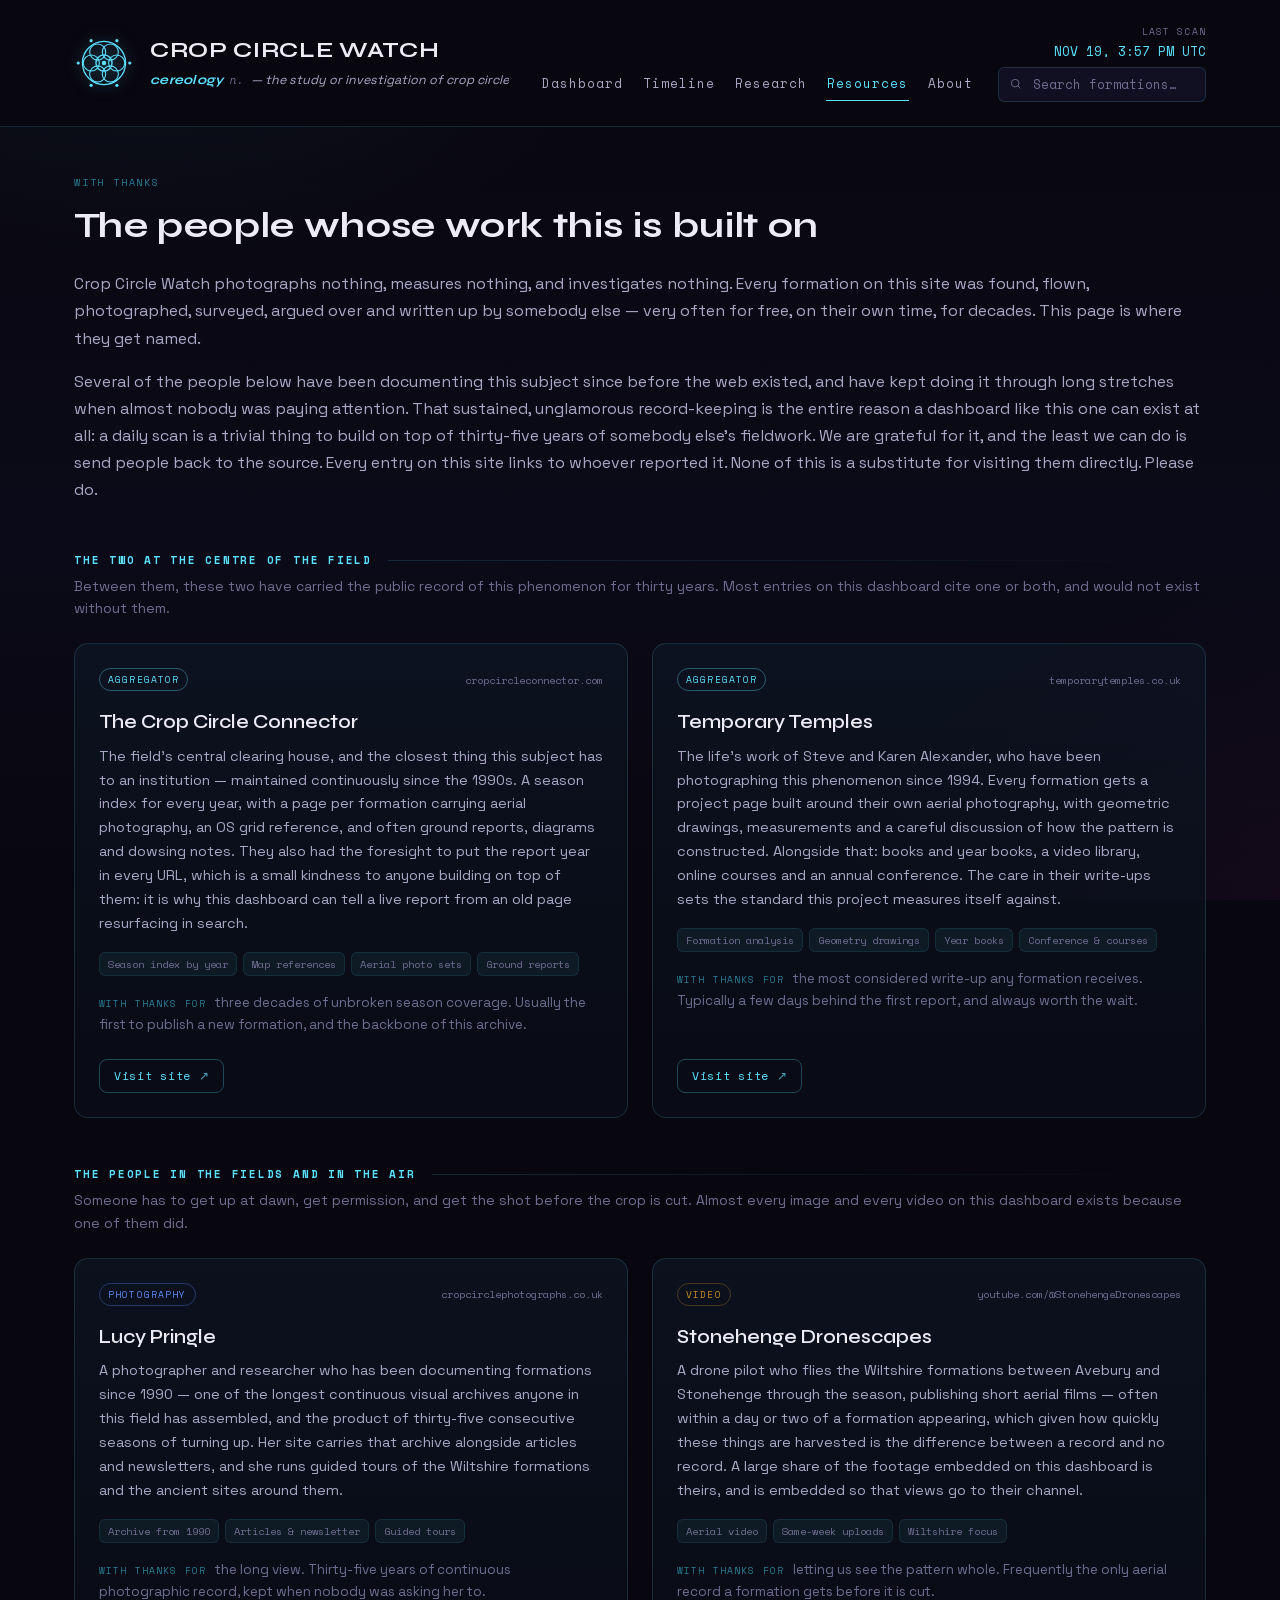
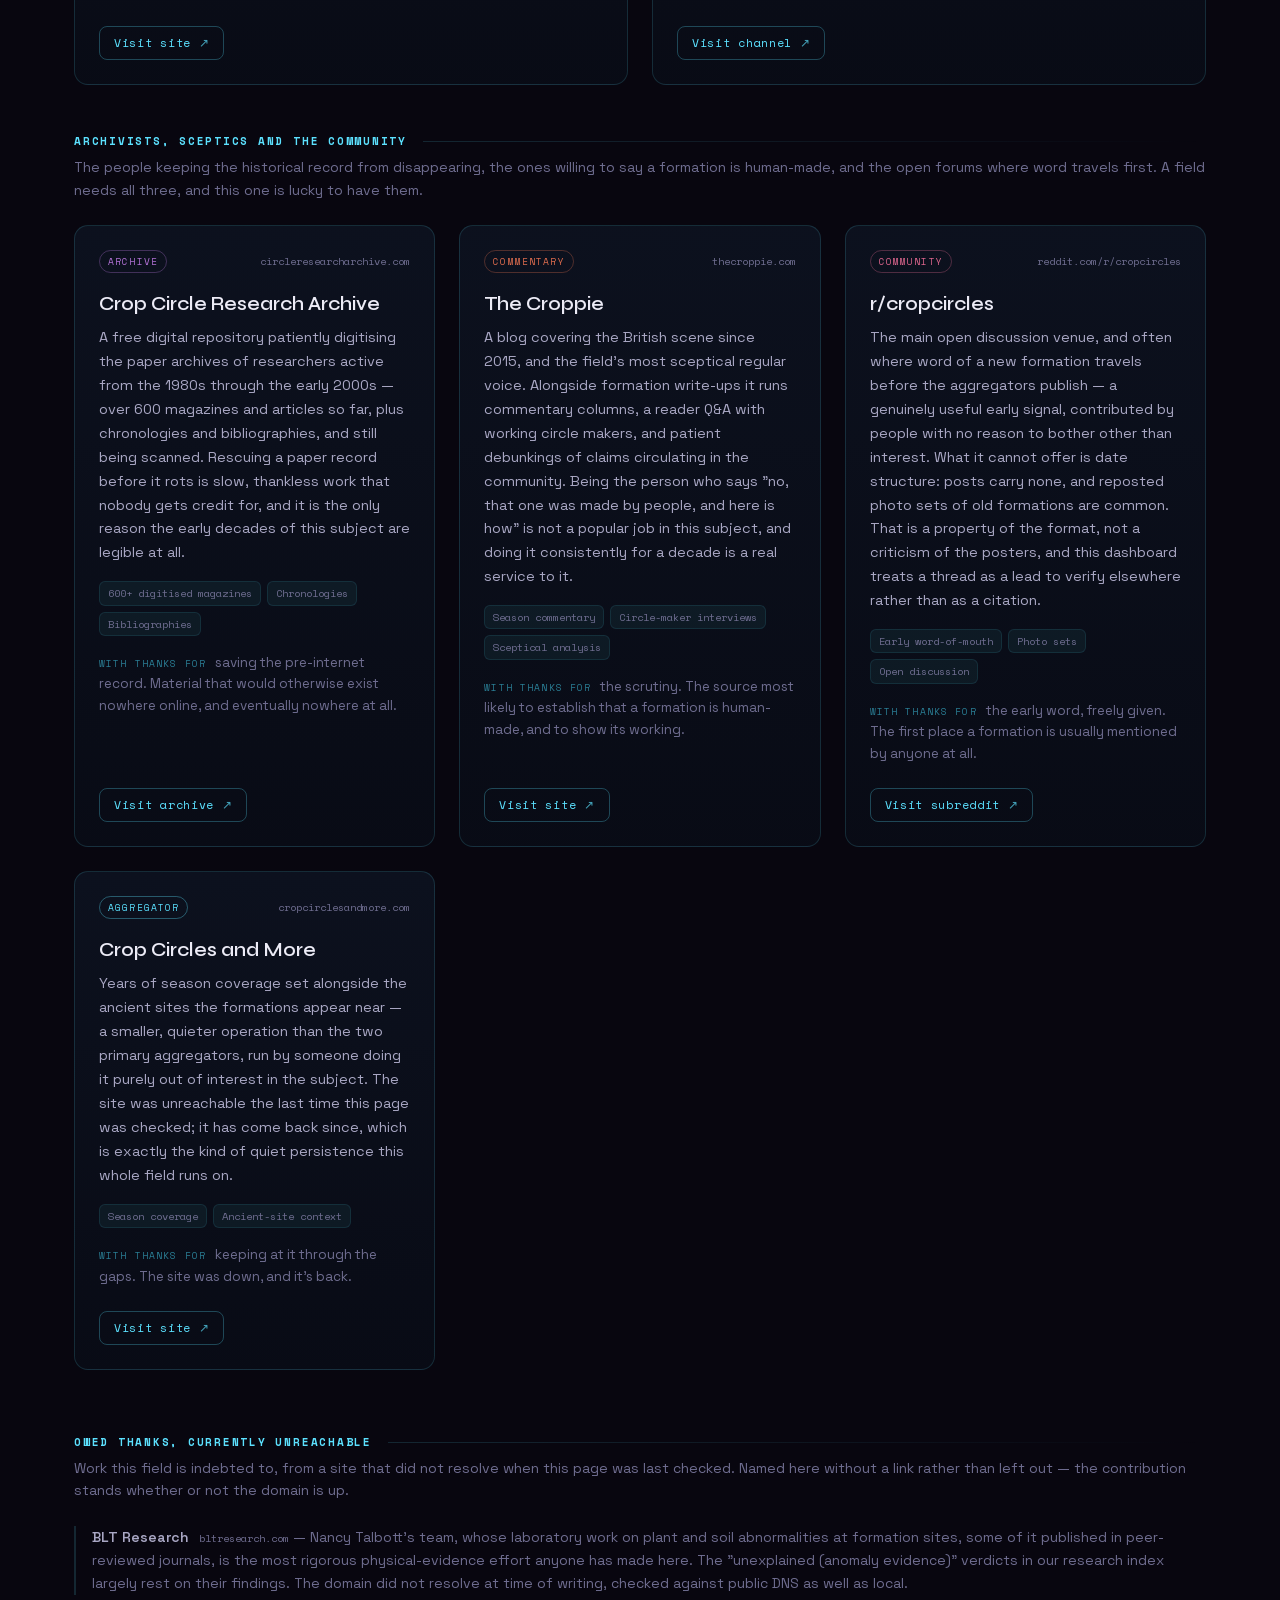
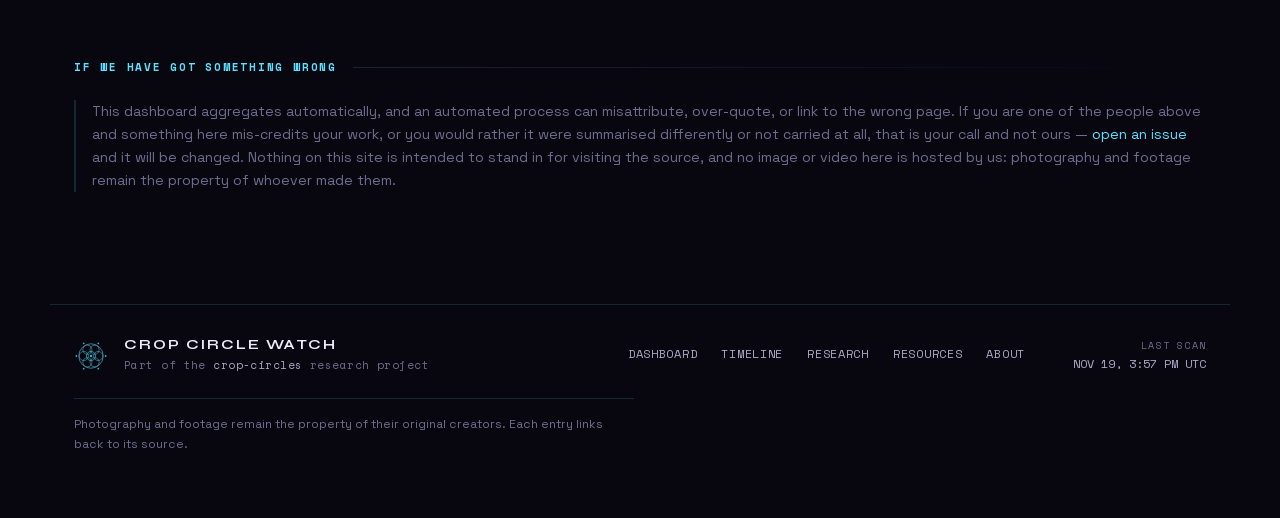
<file: resources.html>
<!DOCTYPE html>
<html lang="en">
<head>
<meta charset="UTF-8">
<meta name="viewport" content="width=device-width, initial-scale=1.0">

<!-- Security policy. GitHub Pages serves static files and cannot set response
     headers, so the policy has to ride in the document itself. Two known
     limits of the meta form: frame-ancestors is ignored (clickjacking cover
     needs a real header, i.e. a proxy/CDN in front of Pages), and there is no
     report-uri. Everything else here is enforced normally.

     Every script on this site is an external file precisely so script-src can
     stay 'self' — that single directive is what stops a string injected into
     data.js (which the unattended daily scan writes from third-party pages)
     from ever executing. Do NOT add 'unsafe-inline' to script-src to make an
     inline snippet work; put the snippet in a .js file instead.

     Hosts allowed, and why:
       embed.bsky.app      Bluesky oEmbed JSON + embed.js (Live chatter widget)
       cdn/video.bsky.app  avatars and clips inside those embeds
       i.ytimg.com         YouTube thumbnails
     Webfonts are NOT in that list: they are served from this origin
     (fonts.css + fonts/), so font-src stays 'self'. Keep it that way.
       youtube-nocookie    the click-to-play footage player
     'unsafe-inline' on style-src covers the handful of style="" attributes and
     the inline styles Bluesky's embed injects. -->
<meta http-equiv="Content-Security-Policy" content="default-src 'self'; script-src 'self' https://embed.bsky.app; style-src 'self' 'unsafe-inline'; font-src 'self'; img-src 'self' data: https://i.ytimg.com https://cdn.bsky.app https://video.bsky.app; connect-src 'self' https://embed.bsky.app; frame-src https://www.youtube-nocookie.com https://www.youtube.com https://embed.bsky.app; media-src 'self' https://video.bsky.app; object-src 'none'; base-uri 'self'; form-action 'self'; upgrade-insecure-requests">
<meta name="referrer" content="strict-origin-when-cross-origin">
<title>Resources — Crop Circle Watch</title>
<meta name="description" content="Credit and thanks to the researchers, photographers and archivists whose work Crop Circle Watch is built on — who they are, and what each one contributes.">

<link rel="icon" type="image/svg+xml" href="logo.svg">

<!-- Typefaces are served from this repo, not fonts.googleapis.com — see the
     header of fonts.css for why. Nothing on this page contacts a third party
     before the visitor asks it to. -->
<link rel="stylesheet" href="fonts.css">
<link rel="stylesheet" href="theme.css">

<link rel="stylesheet" href="styles.css">
</head>
<body class="resources-page">

<!-- Icon sprite — mirrors the subset index.html uses on this page: the ring
     logo (brand mark + centered about mark) plus the background-watermark
     glyphs, so the ambient background matches the dashboard. -->
<svg style="display:none">
  <symbol id="icon-search" viewBox="0 0 24 24" fill="none" stroke="currentColor" stroke-width="1.6">
    <circle cx="10.5" cy="10.5" r="6.5"/>
    <path d="M19.5 19.5l-4.3-4.3"/>
  </symbol>
  <symbol id="icon-ring-logo" viewBox="0 0 64 64">
    <circle cx="32" cy="32" r="23" fill="none" stroke="currentColor" stroke-width="1.4"/>
    <circle cx="32" cy="32" r="8.6" fill="none" stroke="currentColor" stroke-width="1.4"/>
    <circle cx="45.5" cy="32" r="8.6" fill="none" stroke="currentColor" stroke-width="1.15"/>
    <circle cx="38.75" cy="43.69" r="8.6" fill="none" stroke="currentColor" stroke-width="1.15"/>
    <circle cx="25.25" cy="43.69" r="8.6" fill="none" stroke="currentColor" stroke-width="1.15"/>
    <circle cx="18.5" cy="32" r="8.6" fill="none" stroke="currentColor" stroke-width="1.15"/>
    <circle cx="25.25" cy="20.31" r="8.6" fill="none" stroke="currentColor" stroke-width="1.15"/>
    <circle cx="38.75" cy="20.31" r="8.6" fill="none" stroke="currentColor" stroke-width="1.15"/>
    <circle cx="59.5" cy="32" r="1.7" fill="currentColor"/>
    <circle cx="45.75" cy="55.82" r="1.7" fill="currentColor"/>
    <circle cx="18.25" cy="55.82" r="1.7" fill="currentColor"/>
    <circle cx="4.5" cy="32" r="1.7" fill="currentColor"/>
    <circle cx="18.25" cy="8.18" r="1.7" fill="currentColor"/>
    <circle cx="45.75" cy="8.18" r="1.7" fill="currentColor"/>
    <circle cx="32" cy="32" r="2.4" fill="currentColor"/>
  </symbol>
  <symbol id="icon-glyph-rings" viewBox="0 0 64 64">
    <circle cx="32" cy="32" r="26" fill="none" stroke="currentColor" stroke-width="1.2"/>
    <circle cx="32" cy="32" r="17" fill="none" stroke="currentColor" stroke-width="1.2"/>
    <circle cx="32" cy="32" r="8" fill="none" stroke="currentColor" stroke-width="1.2"/>
    <circle cx="32" cy="32" r="2" fill="currentColor"/>
  </symbol>
  <symbol id="icon-glyph-spokes" viewBox="0 0 64 64">
    <circle cx="32" cy="32" r="24" fill="none" stroke="currentColor" stroke-width="1.2"/>
    <circle cx="32" cy="32" r="6" fill="none" stroke="currentColor" stroke-width="1.2"/>
    <path d="M32 8v10M32 46v10M8 32h10M46 32h10M14.3 14.3l7.1 7.1M42.6 42.6l7.1 7.1M49.7 14.3l-7.1 7.1M21.4 42.6l-7.1 7.1" stroke="currentColor" stroke-width="1.1"/>
  </symbol>
  <symbol id="icon-glyph-triad" viewBox="0 0 64 64">
    <circle cx="32" cy="16" r="13" fill="none" stroke="currentColor" stroke-width="1.15"/>
    <circle cx="20" cy="40" r="13" fill="none" stroke="currentColor" stroke-width="1.15"/>
    <circle cx="44" cy="40" r="13" fill="none" stroke="currentColor" stroke-width="1.15"/>
  </symbol>
  <symbol id="icon-glyph-quatrefoil" viewBox="0 0 64 64">
    <circle cx="32" cy="32" r="27" fill="none" stroke="currentColor" stroke-width="1.1"/>
    <circle cx="32" cy="20" r="11" fill="none" stroke="currentColor" stroke-width="1.1"/>
    <circle cx="32" cy="44" r="11" fill="none" stroke="currentColor" stroke-width="1.1"/>
    <circle cx="20" cy="32" r="11" fill="none" stroke="currentColor" stroke-width="1.1"/>
    <circle cx="44" cy="32" r="11" fill="none" stroke="currentColor" stroke-width="1.1"/>
  </symbol>
  <symbol id="icon-glyph-target" viewBox="0 0 64 64">
    <circle cx="32" cy="32" r="25" fill="none" stroke="currentColor" stroke-width="1.15"/>
    <circle cx="32" cy="32" r="16" fill="none" stroke="currentColor" stroke-width="1.15"/>
    <circle cx="32" cy="32" r="4" fill="none" stroke="currentColor" stroke-width="1.15"/>
    <path d="M32 3v6M32 55v6M3 32h6M55 32h6" stroke="currentColor" stroke-width="1.15"/>
  </symbol>
  <symbol id="icon-glyph-orbit" viewBox="0 0 64 64">
    <circle cx="32" cy="32" r="26" fill="none" stroke="currentColor" stroke-width="1.1"/>
    <circle cx="32" cy="32" r="18" fill="none" stroke="currentColor" stroke-width="1.1" stroke-dasharray="3 4"/>
    <circle cx="44" cy="20" r="7" fill="none" stroke="currentColor" stroke-width="1.15"/>
    <circle cx="32" cy="32" r="2" fill="currentColor"/>
  </symbol>
</svg>

<div class="bg-field" aria-hidden="true"></div>
<!-- Same ambient watermark layer as the dashboard (see index.html / styles.css). -->
<div class="bg-watermarks" aria-hidden="true">
  <svg class="wm wm-1" viewBox="0 0 64 64" aria-hidden="true"><use href="#icon-ring-logo"/></svg>
  <svg class="wm wm-2" viewBox="0 0 64 64" aria-hidden="true"><use href="#icon-glyph-rings"/></svg>
  <svg class="wm wm-3" viewBox="0 0 64 64" aria-hidden="true"><use href="#icon-ring-logo"/></svg>
  <svg class="wm wm-4" viewBox="0 0 64 64" aria-hidden="true"><use href="#icon-glyph-target"/></svg>
  <svg class="wm wm-5" viewBox="0 0 64 64" aria-hidden="true"><use href="#icon-glyph-spokes"/></svg>
  <svg class="wm wm-6" viewBox="0 0 64 64" aria-hidden="true"><use href="#icon-glyph-triad"/></svg>
  <svg class="wm wm-7" viewBox="0 0 64 64" aria-hidden="true"><use href="#icon-glyph-quatrefoil"/></svg>
  <svg class="wm wm-8" viewBox="0 0 64 64" aria-hidden="true"><use href="#icon-glyph-spokes"/></svg>
  <svg class="wm wm-9" viewBox="0 0 64 64" aria-hidden="true"><use href="#icon-glyph-orbit"/></svg>
  <svg class="wm wm-10" viewBox="0 0 64 64" aria-hidden="true"><use href="#icon-ring-logo"/></svg>
  <svg class="wm wm-11" viewBox="0 0 64 64" aria-hidden="true"><use href="#icon-glyph-rings"/></svg>
  <svg class="wm wm-12" viewBox="0 0 64 64" aria-hidden="true"><use href="#icon-glyph-triad"/></svg>
  <svg class="wm wm-13" viewBox="0 0 64 64" aria-hidden="true"><use href="#icon-glyph-target"/></svg>
</div>
<div class="bg-scan" aria-hidden="true"></div>

<header class="site-header" id="siteHeader">
  <div class="site-header-inner">
    <div class="brand">
      <svg class="brand-mark" viewBox="0 0 64 64" aria-hidden="true"><use href="#icon-ring-logo"/></svg>
      <div class="brand-text">
        <p class="brand-name">CROP CIRCLE WATCH</p>
        <p class="cereology-note">
          <span class="cer-word">cereology</span>
          <span class="cer-pos">n.</span>
          <span class="cer-def">the study or investigation of crop circles</span>
        </p>
      </div>
    </div>
    <div class="header-end">
      <dl class="header-scan">
        <dt>Last scan</dt>
        <dd id="statScan">—</dd>
      </dl>
      <div class="header-controls">
        <nav class="site-nav" aria-label="Primary">
          <a href="index.html" class="nav-link">Dashboard</a>
          <a href="timeline.html" class="nav-link">Timeline</a>
          <a href="research.html" class="nav-link">Research</a>
          <a href="resources.html" class="nav-link active">Resources</a>
          <a href="about.html" class="nav-link">About</a>
        </nav>
        <form class="header-search" id="headerSearchForm" role="search">
          <label class="search-box">
            <svg viewBox="0 0 24 24" aria-hidden="true"><use href="#icon-search"/></svg>
            <input type="search" id="headerSearchInput" placeholder="Search formations…" autocomplete="off">
          </label>
        </form>
      </div>
    </div>
  </div>
</header>

<main class="resources-body">

  <div class="res-intro">
    <p class="res-eyebrow">With thanks</p>
    <h1 class="res-title">The people whose work this is built on</h1>
    <p class="res-lede">
      Crop Circle Watch photographs nothing, measures nothing, and investigates
      nothing. Every formation on this site was found, flown, photographed,
      surveyed, argued over and written up by somebody else — very often for free,
      on their own time, for decades. This page is where they get named.
    </p>
    <p class="res-lede">
      Several of the people below have been documenting this subject since before
      the web existed, and have kept doing it through long stretches when almost
      nobody was paying attention. That sustained, unglamorous record-keeping is
      the entire reason a dashboard like this one can exist at all: a daily scan
      is a trivial thing to build on top of thirty-five years of somebody else's
      fieldwork. We are grateful for it, and the least we can do is send people
      back to the source. Every entry on this site links to whoever reported it.
      None of this is a substitute for visiting them directly. Please do.
    </p>
  </div>

  <section class="res-section">
    <div class="res-section-head">
      <h3>The two at the centre of the field</h3>
      <p>Between them, these two have carried the public record of this phenomenon for thirty years. Most entries on this dashboard cite one or both, and would not exist without them.</p>
    </div>

    <div class="res-grid">

      <article class="res-card">
        <div class="res-card-top">
          <span class="res-kind res-kind--aggregator">Aggregator</span>
          <span class="res-domain">cropcircleconnector.com</span>
        </div>
        <h4 class="res-name">The Crop Circle Connector</h4>
        <p class="res-desc">
          The field's central clearing house, and the closest thing this subject
          has to an institution — maintained continuously since the 1990s. A
          season index for every year, with a page per formation carrying aerial
          photography, an OS grid reference, and often ground reports, diagrams
          and dowsing notes. They also had the foresight to put the report year
          in every URL, which is a small kindness to anyone building on top of
          them: it is why this dashboard can tell a live report from an old page
          resurfacing in search.
        </p>
        <ul class="res-offers">
          <li>Season index by year</li>
          <li>Map references</li>
          <li>Aerial photo sets</li>
          <li>Ground reports</li>
        </ul>
        <p class="res-best"><span>With thanks for</span> three decades of unbroken season coverage. Usually the first to publish a new formation, and the backbone of this archive.</p>
        <a class="res-link" href="https://www.cropcircleconnector.com/" target="_blank" rel="noopener noreferrer">Visit site</a>
      </article>

      <article class="res-card">
        <div class="res-card-top">
          <span class="res-kind res-kind--aggregator">Aggregator</span>
          <span class="res-domain">temporarytemples.co.uk</span>
        </div>
        <h4 class="res-name">Temporary Temples</h4>
        <p class="res-desc">
          The life's work of Steve and Karen Alexander, who have been
          photographing this phenomenon since 1994. Every formation gets a
          project page built around their own aerial photography, with geometric
          drawings, measurements and a careful discussion of how the pattern is
          constructed. Alongside that: books and year books, a video library,
          online courses and an annual conference. The care in their write-ups
          sets the standard this project measures itself against.
        </p>
        <ul class="res-offers">
          <li>Formation analysis</li>
          <li>Geometry drawings</li>
          <li>Year books</li>
          <li>Conference &amp; courses</li>
        </ul>
        <p class="res-best"><span>With thanks for</span> the most considered write-up any formation receives. Typically a few days behind the first report, and always worth the wait.</p>
        <a class="res-link" href="https://temporarytemples.co.uk/" target="_blank" rel="noopener noreferrer">Visit site</a>
      </article>

    </div>
  </section>

  <section class="res-section">
    <div class="res-section-head">
      <h3>The people in the fields and in the air</h3>
      <p>Someone has to get up at dawn, get permission, and get the shot before the crop is cut. Almost every image and every video on this dashboard exists because one of them did.</p>
    </div>

    <div class="res-grid">

      <article class="res-card">
        <div class="res-card-top">
          <span class="res-kind res-kind--photo">Photography</span>
          <span class="res-domain">cropcirclephotographs.co.uk</span>
        </div>
        <h4 class="res-name">Lucy Pringle</h4>
        <p class="res-desc">
          A photographer and researcher who has been documenting formations since
          1990 — one of the longest continuous visual archives anyone in this
          field has assembled, and the product of thirty-five consecutive seasons
          of turning up. Her site carries that archive alongside articles and
          newsletters, and she runs guided tours of the Wiltshire formations and
          the ancient sites around them.
        </p>
        <ul class="res-offers">
          <li>Archive from 1990</li>
          <li>Articles &amp; newsletter</li>
          <li>Guided tours</li>
        </ul>
        <p class="res-best"><span>With thanks for</span> the long view. Thirty-five years of continuous photographic record, kept when nobody was asking her to.</p>
        <a class="res-link" href="https://cropcirclephotographs.co.uk/" target="_blank" rel="noopener noreferrer">Visit site</a>
      </article>

      <article class="res-card">
        <div class="res-card-top">
          <span class="res-kind res-kind--video">Video</span>
          <span class="res-domain">youtube.com/@StonehengeDronescapes</span>
        </div>
        <h4 class="res-name">Stonehenge Dronescapes</h4>
        <p class="res-desc">
          A drone pilot who flies the Wiltshire formations between Avebury and
          Stonehenge through the season, publishing short aerial films — often
          within a day or two of a formation appearing, which given how quickly
          these things are harvested is the difference between a record and no
          record. A large share of the footage embedded on this dashboard is
          theirs, and is embedded so that views go to their channel.
        </p>
        <ul class="res-offers">
          <li>Aerial video</li>
          <li>Same-week uploads</li>
          <li>Wiltshire focus</li>
        </ul>
        <p class="res-best"><span>With thanks for</span> letting us see the pattern whole. Frequently the only aerial record a formation gets before it is cut.</p>
        <a class="res-link" href="https://www.youtube.com/@StonehengeDronescapes" target="_blank" rel="noopener noreferrer">Visit channel</a>
      </article>

    </div>
  </section>

  <section class="res-section">
    <div class="res-section-head">
      <h3>Archivists, sceptics and the community</h3>
      <p>The people keeping the historical record from disappearing, the ones willing to say a formation is human-made, and the open forums where word travels first. A field needs all three, and this one is lucky to have them.</p>
    </div>

    <div class="res-grid">

      <article class="res-card">
        <div class="res-card-top">
          <span class="res-kind res-kind--archive">Archive</span>
          <span class="res-domain">circleresearcharchive.com</span>
        </div>
        <h4 class="res-name">Crop Circle Research Archive</h4>
        <p class="res-desc">
          A free digital repository patiently digitising the paper archives of
          researchers active from the 1980s through the early 2000s — over 600
          magazines and articles so far, plus chronologies and bibliographies,
          and still being scanned. Rescuing a paper record before it rots is
          slow, thankless work that nobody gets credit for, and it is the only
          reason the early decades of this subject are legible at all.
        </p>
        <ul class="res-offers">
          <li>600+ digitised magazines</li>
          <li>Chronologies</li>
          <li>Bibliographies</li>
        </ul>
        <p class="res-best"><span>With thanks for</span> saving the pre-internet record. Material that would otherwise exist nowhere online, and eventually nowhere at all.</p>
        <a class="res-link" href="https://circleresearcharchive.com/" target="_blank" rel="noopener noreferrer">Visit archive</a>
      </article>

      <article class="res-card">
        <div class="res-card-top">
          <span class="res-kind res-kind--commentary">Commentary</span>
          <span class="res-domain">thecroppie.com</span>
        </div>
        <h4 class="res-name">The Croppie</h4>
        <p class="res-desc">
          A blog covering the British scene since 2015, and the field's most
          sceptical regular voice. Alongside formation write-ups it runs
          commentary columns, a reader Q&amp;A with working circle makers, and
          patient debunkings of claims circulating in the community. Being the
          person who says "no, that one was made by people, and here is how" is
          not a popular job in this subject, and doing it consistently for a
          decade is a real service to it.
        </p>
        <ul class="res-offers">
          <li>Season commentary</li>
          <li>Circle-maker interviews</li>
          <li>Sceptical analysis</li>
        </ul>
        <p class="res-best"><span>With thanks for</span> the scrutiny. The source most likely to establish that a formation is human-made, and to show its working.</p>
        <a class="res-link" href="https://thecroppie.com/" target="_blank" rel="noopener noreferrer">Visit site</a>
      </article>

      <article class="res-card">
        <div class="res-card-top">
          <span class="res-kind res-kind--community">Community</span>
          <span class="res-domain">reddit.com/r/cropcircles</span>
        </div>
        <h4 class="res-name">r/cropcircles</h4>
        <p class="res-desc">
          The main open discussion venue, and often where word of a new formation
          travels before the aggregators publish — a genuinely useful early
          signal, contributed by people with no reason to bother other than
          interest. What it cannot offer is date structure: posts carry none, and
          reposted photo sets of old formations are common. That is a property of
          the format, not a criticism of the posters, and this dashboard treats a
          thread as a lead to verify elsewhere rather than as a citation.
        </p>
        <ul class="res-offers">
          <li>Early word-of-mouth</li>
          <li>Photo sets</li>
          <li>Open discussion</li>
        </ul>
        <p class="res-best"><span>With thanks for</span> the early word, freely given. The first place a formation is usually mentioned by anyone at all.</p>
        <a class="res-link" href="https://www.reddit.com/r/cropcircles/" target="_blank" rel="noopener noreferrer">Visit subreddit</a>
      </article>

      <article class="res-card">
        <div class="res-card-top">
          <span class="res-kind res-kind--aggregator">Aggregator</span>
          <span class="res-domain">cropcirclesandmore.com</span>
        </div>
        <h4 class="res-name">Crop Circles and More</h4>
        <p class="res-desc">
          Years of season coverage set alongside the ancient sites the formations
          appear near — a smaller, quieter operation than the two primary
          aggregators, run by someone doing it purely out of interest in the
          subject. The site was unreachable the last time this page was checked;
          it has come back since, which is exactly the kind of quiet persistence
          this whole field runs on.
        </p>
        <ul class="res-offers">
          <li>Season coverage</li>
          <li>Ancient-site context</li>
        </ul>
        <p class="res-best"><span>With thanks for</span> keeping at it through the gaps. The site was down, and it's back.</p>
        <a class="res-link" href="https://cropcirclesandmore.com/" target="_blank" rel="noopener noreferrer">Visit site</a>
      </article>

    </div>
  </section>

  <!-- Honest note: named in the project's own scan instructions but did not
       resolve when this page was last checked (confirmed against both a local
       and a public DNS resolver, not just a local network hiccup). Listing it
       as a live link would be exactly the kind of dead reference this
       dashboard tries to avoid. Re-check periodically; a domain coming back is
       normal — cropcirclesandmore.com above was in this same section until it
       did. -->
  <section class="res-section res-section--note">
    <div class="res-section-head">
      <h3>Owed thanks, currently unreachable</h3>
      <p>Work this field is indebted to, from a site that did not resolve when this page was last checked. Named here without a link rather than left out — the contribution stands whether or not the domain is up.</p>
    </div>
    <ul class="res-unreachable">
      <li>
        <strong>BLT Research</strong> <span class="res-domain">bltresearch.com</span>
        — Nancy Talbott's team, whose laboratory work on plant and soil
        abnormalities at formation sites, some of it published in peer-reviewed
        journals, is the most rigorous physical-evidence effort anyone has made
        here. The "unexplained (anomaly evidence)" verdicts in our research index
        largely rest on their findings. The domain did not resolve at time of
        writing, checked against public DNS as well as local.
      </li>
    </ul>
  </section>

  <section class="res-section res-section--note">
    <div class="res-section-head">
      <h3>If we have got something wrong</h3>
    </div>
    <ul class="res-unreachable">
      <li>
        This dashboard aggregates automatically, and an automated process can
        misattribute, over-quote, or link to the wrong page. If you are one of
        the people above and something here mis-credits your work, or you would
        rather it were summarised differently or not carried at all, that is your
        call and not ours —
        <a href="https://github.com/eric-henline/crop-circle-watch/issues" target="_blank" rel="noopener noreferrer">open an issue</a>
        and it will be changed. Nothing on this site is intended to stand in for
        visiting the source, and no image or video here is hosted by us:
        photography and footage remain the property of whoever made them.
      </li>
    </ul>
  </section>

</main>

<footer class="site-footer">
  <div class="footer-inner">
    <div class="footer-brand">
      <svg class="footer-mark" viewBox="0 0 64 64" aria-hidden="true"><use href="#icon-ring-logo"/></svg>
      <div class="footer-brand-text">
        <p class="footer-wordmark">Crop Circle Watch</p>
        <p class="footer-tagline">Part of the <span>crop-circles</span> research project</p>
      </div>
    </div>

    <nav class="footer-nav" aria-label="Footer">
      <a href="index.html">Dashboard</a>
      <a href="timeline.html">Timeline</a>
      <a href="research.html">Research</a>
      <a href="resources.html">Resources</a>
      <a href="about.html">About</a>
    </nav>

    <dl class="footer-status">
      <dt>Last scan</dt>
      <dd id="footerUpdated">—</dd>
    </dl>
  </div>

  <p class="footer-legal">Photography and footage remain the property of their original creators. Each entry links back to its source.</p>
</footer>

<!-- Read DASHBOARD_META for the shared "Last scan" stamp, and route the header
     search back to the dashboard timeline (this page has no feed of its own). -->
<script src="data.js"></script>
<script src="shared-chrome.js"></script>
<script src="page-chrome.js"></script>

</body>
</html>
</file>
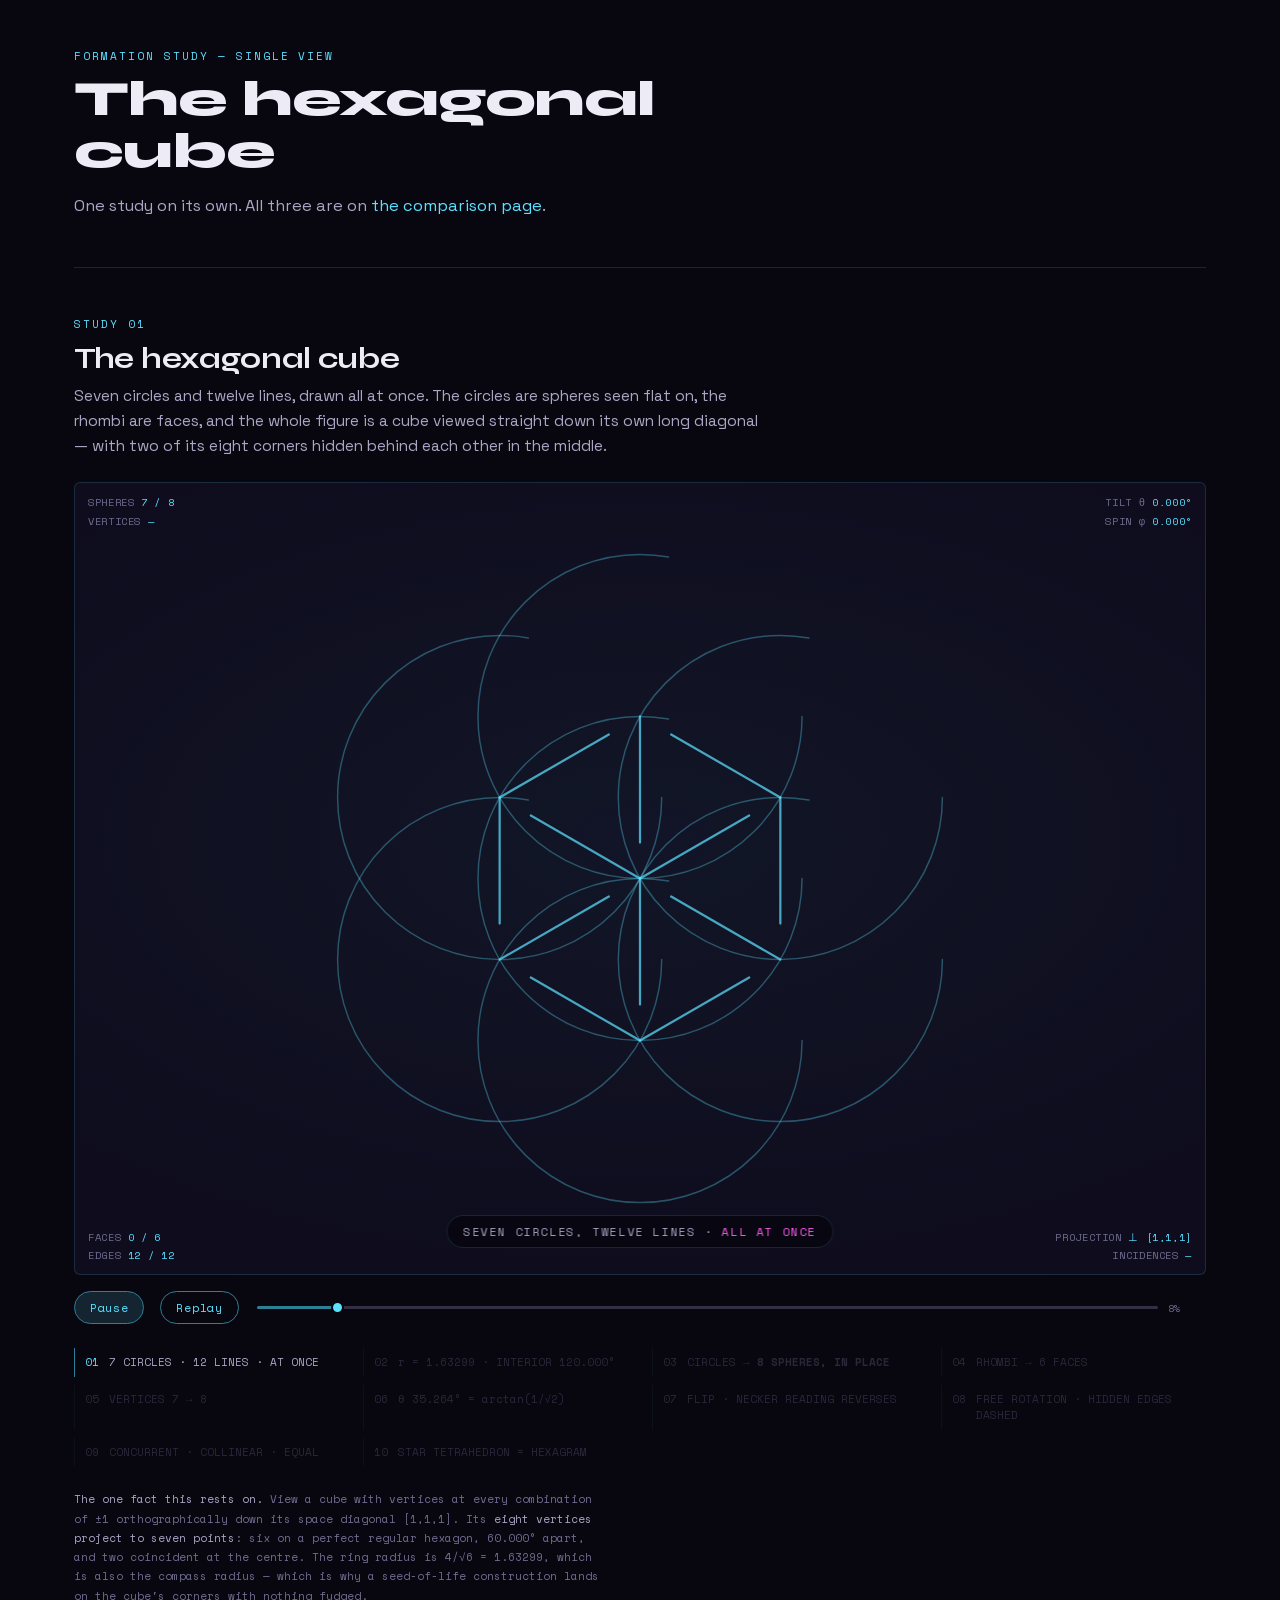
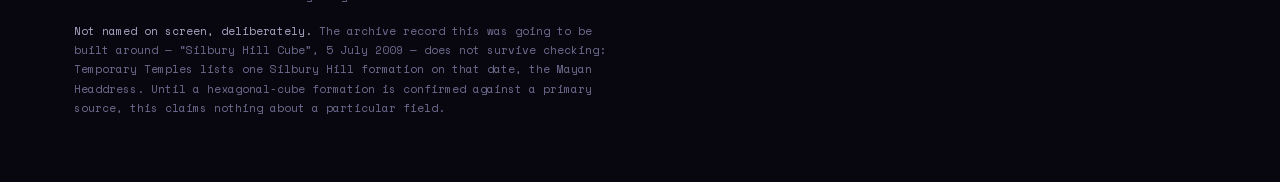
<file: labs/formation-anim.html>
<!DOCTYPE html>
<html lang="en">
<head>
<meta charset="UTF-8">
<meta name="viewport" content="width=device-width, initial-scale=1.0">

<!-- Security policy. GitHub Pages serves static files and cannot set response
     headers, so the policy has to ride in the document itself. Two known
     limits of the meta form: frame-ancestors is ignored (clickjacking cover
     needs a real header, i.e. a proxy/CDN in front of Pages), and there is no
     report-uri. Everything else here is enforced normally.

     Every script on this site is an external file precisely so script-src can
     stay 'self' — that single directive is what stops a string injected into
     data.js (which the unattended daily scan writes from third-party pages)
     from ever executing. Do NOT add 'unsafe-inline' to script-src to make an
     inline snippet work; put the snippet in a .js file instead.

     Hosts allowed, and why:
       embed.bsky.app      Bluesky oEmbed JSON + embed.js (Live chatter widget)
       cdn/video.bsky.app  avatars and clips inside those embeds
       i.ytimg.com         YouTube thumbnails
     Webfonts are NOT in that list: they are served from this origin
     (fonts.css + fonts/), so font-src stays 'self'. Keep it that way.
       youtube-nocookie    the click-to-play footage player
     'unsafe-inline' on style-src covers the handful of style="" attributes and
     the inline styles Bluesky's embed injects. -->
<meta http-equiv="Content-Security-Policy" content="default-src 'self'; script-src 'self' https://embed.bsky.app; style-src 'self' 'unsafe-inline'; font-src 'self'; img-src 'self' data: https://i.ytimg.com https://cdn.bsky.app https://video.bsky.app; connect-src 'self' https://embed.bsky.app; frame-src https://www.youtube-nocookie.com https://www.youtube.com https://embed.bsky.app; media-src 'self' https://video.bsky.app; object-src 'none'; base-uri 'self'; form-action 'self'; upgrade-insecure-requests">
<meta name="referrer" content="strict-origin-when-cross-origin">
<title>The hexagonal cube — formation study</title>

<link rel="icon" type="image/svg+xml" href="../logo.svg">
<!-- Typefaces are served from this repo, not fonts.googleapis.com — see the
     header of fonts.css for why. Nothing on this page contacts a third party
     before the visitor asks it to. -->
<link rel="stylesheet" href="../fonts.css">
<link rel="stylesheet" href="../theme.css">

<link rel="stylesheet" href="../styles.css">
<link rel="stylesheet" href="labs.css">
</head>
<body>

<!-- Shared gradient defs; paint-server references resolve document-wide. -->
<svg width="0" height="0" aria-hidden="true" focusable="false" style="position:absolute">
  <defs>
    <radialGradient id="ccGlow">
      <stop offset="0%"   stop-color="var(--signal)" stop-opacity="0.55"/>
      <stop offset="100%" stop-color="var(--signal)" stop-opacity="0"/>
    </radialGradient>
  </defs>
</svg>

<main class="lab">
  <header class="lab-head">
    <p class="lab-eyebrow">Formation study — single view</p>
    <h1 class="lab-title">The hexagonal cube</h1>
    <p class="lab-lede">
      One study on its own. All three are on
      <a href="index.html">the comparison page</a>.
    </p>
  </header>

  <div id="studies" data-study="hexcube" data-index="Study 01"></div>
</main>

<script src="anim-engine.js"></script>
<script src="studies.js"></script>
<script src="boot.js"></script>

</body>
</html>
</file>
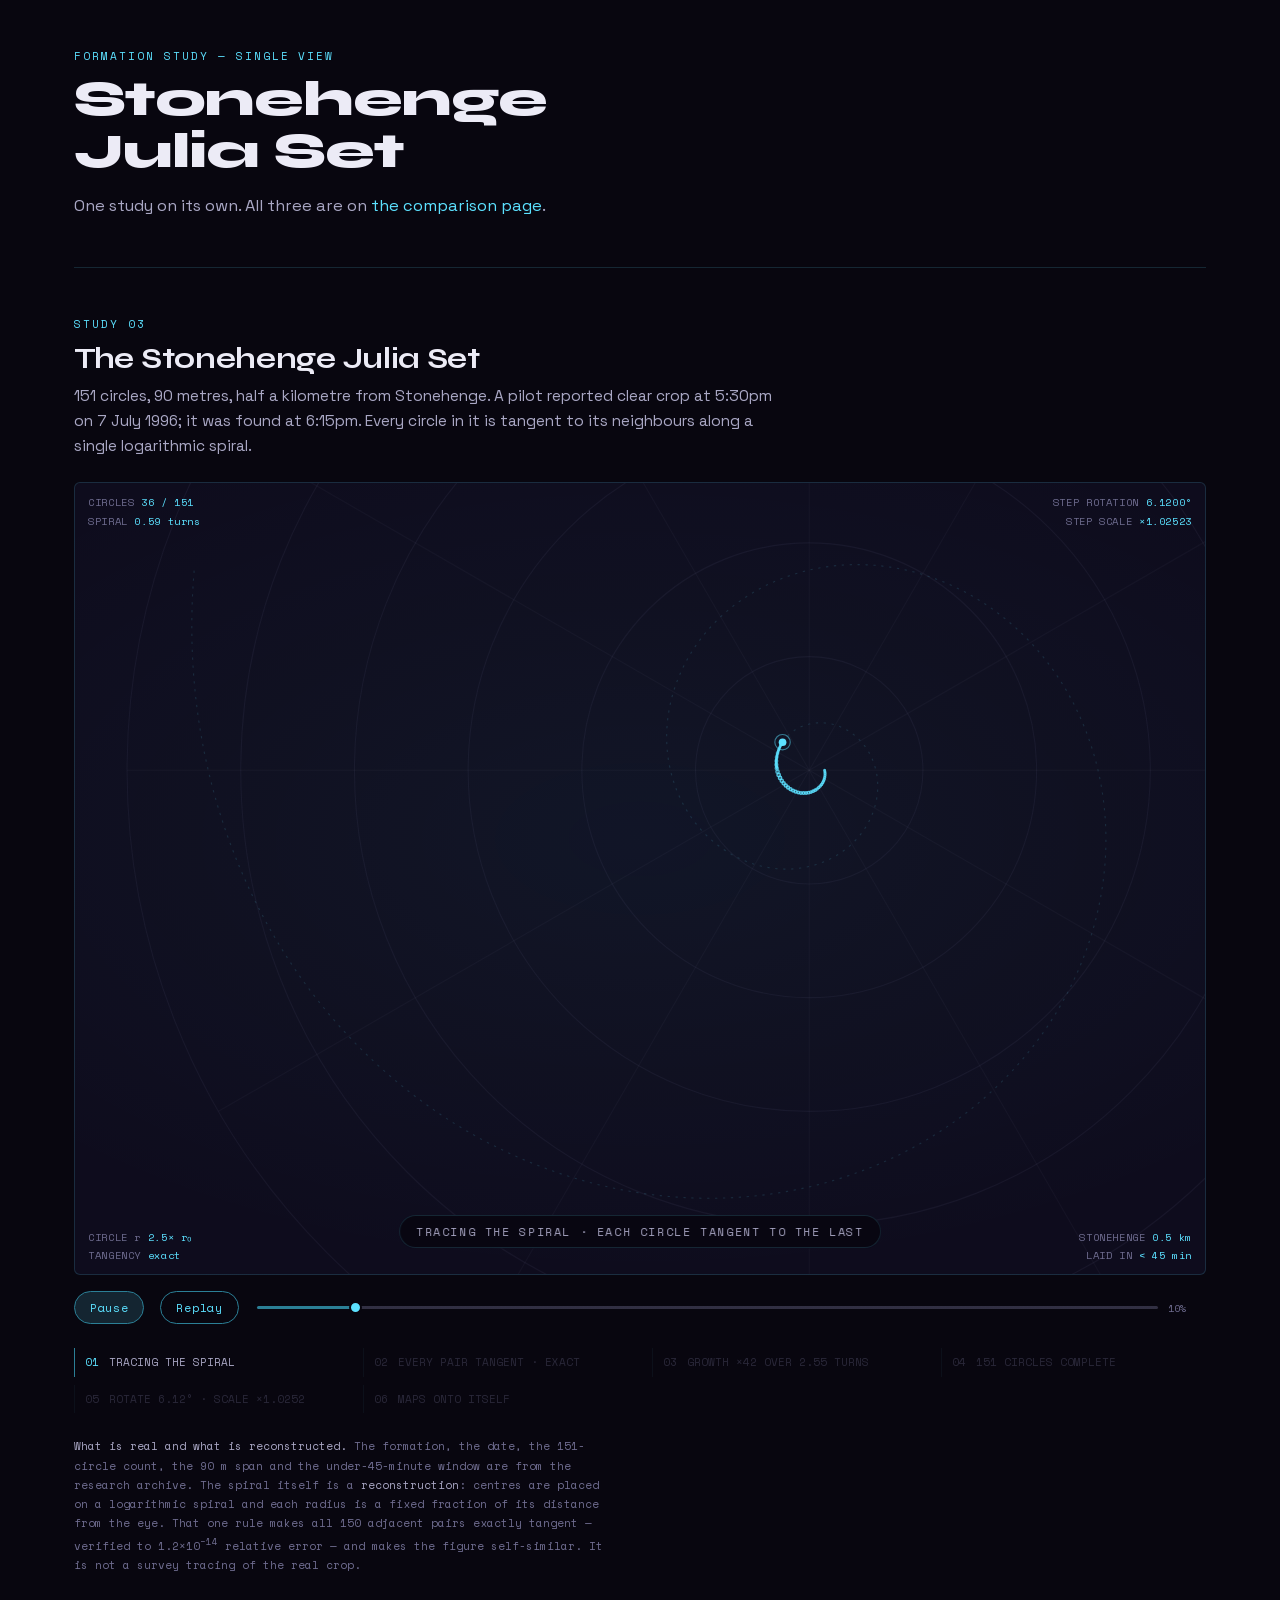
<file: labs/julia-set.html>
<!DOCTYPE html>
<html lang="en">
<head>
<meta charset="UTF-8">
<meta name="viewport" content="width=device-width, initial-scale=1.0">

<!-- Security policy. GitHub Pages serves static files and cannot set response
     headers, so the policy has to ride in the document itself. Two known
     limits of the meta form: frame-ancestors is ignored (clickjacking cover
     needs a real header, i.e. a proxy/CDN in front of Pages), and there is no
     report-uri. Everything else here is enforced normally.

     Every script on this site is an external file precisely so script-src can
     stay 'self' — that single directive is what stops a string injected into
     data.js (which the unattended daily scan writes from third-party pages)
     from ever executing. Do NOT add 'unsafe-inline' to script-src to make an
     inline snippet work; put the snippet in a .js file instead.

     Hosts allowed, and why:
       embed.bsky.app      Bluesky oEmbed JSON + embed.js (Live chatter widget)
       cdn/video.bsky.app  avatars and clips inside those embeds
       i.ytimg.com         YouTube thumbnails
     Webfonts are NOT in that list: they are served from this origin
     (fonts.css + fonts/), so font-src stays 'self'. Keep it that way.
       youtube-nocookie    the click-to-play footage player
     'unsafe-inline' on style-src covers the handful of style="" attributes and
     the inline styles Bluesky's embed injects. -->
<meta http-equiv="Content-Security-Policy" content="default-src 'self'; script-src 'self' https://embed.bsky.app; style-src 'self' 'unsafe-inline'; font-src 'self'; img-src 'self' data: https://i.ytimg.com https://cdn.bsky.app https://video.bsky.app; connect-src 'self' https://embed.bsky.app; frame-src https://www.youtube-nocookie.com https://www.youtube.com https://embed.bsky.app; media-src 'self' https://video.bsky.app; object-src 'none'; base-uri 'self'; form-action 'self'; upgrade-insecure-requests">
<meta name="referrer" content="strict-origin-when-cross-origin">
<title>Stonehenge Julia Set — formation study</title>

<link rel="icon" type="image/svg+xml" href="../logo.svg">
<!-- Typefaces are served from this repo, not fonts.googleapis.com — see the
     header of fonts.css for why. Nothing on this page contacts a third party
     before the visitor asks it to. -->
<link rel="stylesheet" href="../fonts.css">
<link rel="stylesheet" href="../theme.css">

<link rel="stylesheet" href="../styles.css">
<link rel="stylesheet" href="labs.css">
</head>
<body>

<svg width="0" height="0" aria-hidden="true" focusable="false" style="position:absolute">
  <defs>
    <radialGradient id="ccGlow">
      <stop offset="0%"   stop-color="var(--signal)" stop-opacity="0.55"/>
      <stop offset="100%" stop-color="var(--signal)" stop-opacity="0"/>
    </radialGradient>
  </defs>
</svg>

<main class="lab">
  <header class="lab-head">
    <p class="lab-eyebrow">Formation study — single view</p>
    <h1 class="lab-title">Stonehenge Julia Set</h1>
    <p class="lab-lede">
      One study on its own. All three are on
      <a href="index.html">the comparison page</a>.
    </p>
  </header>

  <div id="studies" data-study="julia" data-index="Study 03"></div>
</main>

<script src="anim-engine.js"></script>
<script src="studies.js"></script>
<script src="boot.js"></script>

</body>
</html>
</file>
<file: fonts.css>
/* ==========================================================================
   fonts.css — the site's typefaces, served from this repo.

   Nothing here contacts fonts.googleapis.com. That link used to send every
   visitor's IP and User-Agent to Google on every page load, for a site that
   otherwise collects nothing; a German court (LG München I, 3 O 17493/20)
   found exactly that arrangement to be a GDPR violation, and this site has a
   substantially UK/EU readership. Self-hosting also keeps font-src at 'self'
   and removes a third party who can change or withdraw the files.

   THIS FILE ONLY DECLARES FACES. Which face is used where is decided in
   theme.css, by the --font-* tokens. To retype the site, edit theme.css. To
   make a NEW family available to it, add the @font-face here first.

   Syne and Space Grotesk are VARIABLE: one file covers the whole weight range,
   so they are one @font-face with a `font-weight` range rather than one per
   weight. Space Mono is static, hence four faces (2 weights x 2 styles).

   Each family is split by unicode-range into `latin` and `latin-ext`, so a
   page of English text never downloads the accented-character file.

   TO REGENERATE (upstream revision, or a new weight):
   1. Open the Google Fonts css2 URL in a REAL browser. The API serves .ttf to
      User-Agents it does not recognise and woff2 only to modern ones, so a
      plain curl gets the wrong format. (analytics/basemap has the same trap.)
   2. Take the `latin` and `latin-ext` src URLs per family; variable families
      repeat one URL for every weight, so you only need it once.
   3. Download into fonts/ and mirror any unicode-range change here.
   File URLs are version-pinned upstream (v24, v22, v13), so a change there
   cannot alter what is already committed.
   ========================================================================== */

/* -- Syne — display. Variable 400-800. Wide, geometric, deliberately odd:
      this is the face that carries the site's character. -------------- */
@font-face {
  font-family:'Syne';
  font-style:normal;
  font-weight:400 800;
  font-display:swap;
  src:url('fonts/syne-latin.woff2') format('woff2');
  unicode-range:U+0000-00FF, U+0131, U+0152-0153, U+02BB-02BC, U+02C6, U+02DA, U+02DC, U+0304, U+0308, U+0329, U+2000-206F, U+20AC, U+2122, U+2191, U+2193, U+2212, U+2215, U+FEFF, U+FFFD;
}
@font-face {
  font-family:'Syne';
  font-style:normal;
  font-weight:400 800;
  font-display:swap;
  src:url('fonts/syne-latin-ext.woff2') format('woff2');
  unicode-range:U+0100-02BA, U+02BD-02C5, U+02C7-02CC, U+02CE-02D7, U+02DD-02FF, U+0304, U+0308, U+0329, U+1D00-1DBF, U+1E00-1E9F, U+1EF2-1EFF, U+2020, U+20A0-20AB, U+20AD-20C0, U+2113, U+2C60-2C7F, U+A720-A7FF;
}

/* -- Space Grotesk — body/UI prose. Variable 300-700. ------------------- */
@font-face {
  font-family:'Space Grotesk';
  font-style:normal;
  font-weight:300 700;
  font-display:swap;
  src:url('fonts/space-grotesk-latin.woff2') format('woff2');
  unicode-range:U+0000-00FF, U+0131, U+0152-0153, U+02BB-02BC, U+02C6, U+02DA, U+02DC, U+0304, U+0308, U+0329, U+2000-206F, U+20AC, U+2122, U+2191, U+2193, U+2212, U+2215, U+FEFF, U+FFFD;
}
@font-face {
  font-family:'Space Grotesk';
  font-style:normal;
  font-weight:300 700;
  font-display:swap;
  src:url('fonts/space-grotesk-latin-ext.woff2') format('woff2');
  unicode-range:U+0100-02BA, U+02BD-02C5, U+02C7-02CC, U+02CE-02D7, U+02DD-02FF, U+0304, U+0308, U+0329, U+1D00-1DBF, U+1E00-1E9F, U+1EF2-1EFF, U+2020, U+20A0-20AB, U+20AD-20C0, U+2113, U+2C60-2C7F, U+A720-A7FF;
}

/* -- Space Mono — data, labels, chrome. Static, 4 faces. ---------------- */
@font-face {
  font-family:'Space Mono';
  font-style:normal;
  font-weight:400;
  font-display:swap;
  src:url('fonts/space-mono-400-latin.woff2') format('woff2');
  unicode-range:U+0000-00FF, U+0131, U+0152-0153, U+02BB-02BC, U+02C6, U+02DA, U+02DC, U+0304, U+0308, U+0329, U+2000-206F, U+20AC, U+2122, U+2191, U+2193, U+2212, U+2215, U+FEFF, U+FFFD;
}
@font-face {
  font-family:'Space Mono';
  font-style:normal;
  font-weight:400;
  font-display:swap;
  src:url('fonts/space-mono-400-latin-ext.woff2') format('woff2');
  unicode-range:U+0100-02BA, U+02BD-02C5, U+02C7-02CC, U+02CE-02D7, U+02DD-02FF, U+0304, U+0308, U+0329, U+1D00-1DBF, U+1E00-1E9F, U+1EF2-1EFF, U+2020, U+20A0-20AB, U+20AD-20C0, U+2113, U+2C60-2C7F, U+A720-A7FF;
}
@font-face {
  font-family:'Space Mono';
  font-style:italic;
  font-weight:400;
  font-display:swap;
  src:url('fonts/space-mono-400-italic-latin.woff2') format('woff2');
  unicode-range:U+0000-00FF, U+0131, U+0152-0153, U+02BB-02BC, U+02C6, U+02DA, U+02DC, U+0304, U+0308, U+0329, U+2000-206F, U+20AC, U+2122, U+2191, U+2193, U+2212, U+2215, U+FEFF, U+FFFD;
}
@font-face {
  font-family:'Space Mono';
  font-style:italic;
  font-weight:400;
  font-display:swap;
  src:url('fonts/space-mono-400-italic-latin-ext.woff2') format('woff2');
  unicode-range:U+0100-02BA, U+02BD-02C5, U+02C7-02CC, U+02CE-02D7, U+02DD-02FF, U+0304, U+0308, U+0329, U+1D00-1DBF, U+1E00-1E9F, U+1EF2-1EFF, U+2020, U+20A0-20AB, U+20AD-20C0, U+2113, U+2C60-2C7F, U+A720-A7FF;
}
@font-face {
  font-family:'Space Mono';
  font-style:normal;
  font-weight:700;
  font-display:swap;
  src:url('fonts/space-mono-700-latin.woff2') format('woff2');
  unicode-range:U+0000-00FF, U+0131, U+0152-0153, U+02BB-02BC, U+02C6, U+02DA, U+02DC, U+0304, U+0308, U+0329, U+2000-206F, U+20AC, U+2122, U+2191, U+2193, U+2212, U+2215, U+FEFF, U+FFFD;
}
@font-face {
  font-family:'Space Mono';
  font-style:normal;
  font-weight:700;
  font-display:swap;
  src:url('fonts/space-mono-700-latin-ext.woff2') format('woff2');
  unicode-range:U+0100-02BA, U+02BD-02C5, U+02C7-02CC, U+02CE-02D7, U+02DD-02FF, U+0304, U+0308, U+0329, U+1D00-1DBF, U+1E00-1E9F, U+1EF2-1EFF, U+2020, U+20A0-20AB, U+20AD-20C0, U+2113, U+2C60-2C7F, U+A720-A7FF;
}
@font-face {
  font-family:'Space Mono';
  font-style:italic;
  font-weight:700;
  font-display:swap;
  src:url('fonts/space-mono-700-italic-latin.woff2') format('woff2');
  unicode-range:U+0000-00FF, U+0131, U+0152-0153, U+02BB-02BC, U+02C6, U+02DA, U+02DC, U+0304, U+0308, U+0329, U+2000-206F, U+20AC, U+2122, U+2191, U+2193, U+2212, U+2215, U+FEFF, U+FFFD;
}
@font-face {
  font-family:'Space Mono';
  font-style:italic;
  font-weight:700;
  font-display:swap;
  src:url('fonts/space-mono-700-italic-latin-ext.woff2') format('woff2');
  unicode-range:U+0100-02BA, U+02BD-02C5, U+02C7-02CC, U+02CE-02D7, U+02DD-02FF, U+0304, U+0308, U+0329, U+1D00-1DBF, U+1E00-1E9F, U+1EF2-1EFF, U+2020, U+20A0-20AB, U+20AD-20C0, U+2113, U+2C60-2C7F, U+A720-A7FF;
}
</file>
<file: theme.css>
/* ==========================================================================
   theme.css — the ONLY file that decides what this site looks like.

   Everything visual is a token here. styles.css, research.css and labs.css
   contain layout and structure and read these values; none of them hardcodes
   a colour or a typeface. So:

     · to retheme the site      → edit this file, nothing else
     · to retype the site       → edit the --font-* block, nothing else
     · to add a NEW typeface    → declare the @font-face in fonts.css first,
                                  then point a --font-* token at it here

   Load order matters: fonts.css → theme.css → styles.css → page stylesheet.

   ---------------------------------------------------------------------------
   HOW THIS IS ORGANISED

   Two layers, deliberately:

     1. PRIMITIVES — raw values with names that describe the COLOUR
        (--ink-void, --hue-signal). Change these to reskin.
     2. SEMANTICS  — names that describe the JOB (--bg-0, --accent, --border).
        Everything else in the codebase uses only these. A component never
        reaches past a semantic token to a primitive.

   That indirection is what makes a reskin a small edit: repoint the semantic
   layer at different primitives and the whole site follows, including the
   charts.

   ---------------------------------------------------------------------------
   CURRENT THEME: "Transmission"

   A signal arriving from somewhere cold. Indigo-black ground rather than
   neutral black, electric cyan as the carrier, magenta as the alert. The type
   is Syne (wide, geometric, faintly wrong in a way that suits the subject),
   Space Grotesk for prose, Space Mono for anything that is data.

   Previous theme was "Listening Post": near-black #070b12, mint #6bffc2,
   amber #ffb454, Bricolage Grotesque / Newsreader / Fragment Mono. Kept in
   the commented block at the bottom of this file so it can be restored by
   swapping which block is live.
   ========================================================================== */

:root{

  /* =======================================================================
     1. PRIMITIVES
     ======================================================================= */

  /* -- ground: indigo-black, not neutral. The faint blue keeps the dark
        surfaces from reading as "unstyled black". */
  --ink-void:      #08060f;
  --ink-deep:      #0b0a18;
  --ink-panel:     #110f22;
  --ink-panel-alt: #0e0c1d;

  /* -- text, stepped down in three stops */
  --paper-0: #ecebf6;
  --paper-1: #a9a7c4;
  --paper-2: #6f6d90;

  /* -- carrier (primary): electric cyan */
  --hue-carrier:     #5ce1ff;
  --hue-carrier-dim: #2b7f96;

  /* -- alert (secondary): magenta. Reserved for "look at this", never
        decorative, so it keeps meaning something. */
  --hue-alert:     #ff5cf0;
  --hue-alert-dim: #96388c;

  /* =======================================================================
     2. SEMANTIC TOKENS — what the rest of the codebase uses
     ======================================================================= */

  --bg-0:       var(--ink-void);
  --bg-1:       var(--ink-deep);
  --panel:      var(--ink-panel);
  --panel-soft: var(--ink-panel-alt);

  --border:        rgba(92,225,255,0.15);
  --border-strong: rgba(92,225,255,0.32);

  --text-0: var(--paper-0);
  --text-1: var(--paper-1);
  --text-2: var(--paper-2);

  --accent:     var(--hue-carrier);
  --accent-dim: var(--hue-carrier-dim);
  --signal:     var(--hue-alert);
  --signal-dim: var(--hue-alert-dim);

  /* =======================================================================
     3. CHART PALETTE
     These are NOT the UI accents. Chart marks sit on --panel and must survive
     colour-vision deficiency, so they were computed in OKLCH at a lightness
     the dark surface can hold and machine-validated for lightness band, chroma
     floor, adjacent-pair CVD separation (Machado 2009) and WCAG contrast
     against --panel. The UI accent sits far too light to pass that band, which
     is why it is not in this list.

     Assign --cat-1..8 in fixed order and never cycle them; a 9th series folds
     into an "Other" bucket. REORDERING BREAKS the CVD separation between
     neighbours — re-run the dataviz validator if you touch these.
     ======================================================================= */
  --cat-1:#00b3a4;  /* teal    */
  --cat-2:#c88a1e;  /* amber   */
  --cat-3:#5b8dfa;  /* blue    */
  --cat-4:#e0678f;  /* rose    */
  --cat-5:#7fa22f;  /* olive   */
  --cat-6:#b473d8;  /* violet  */
  --cat-7:#e06d4f;  /* orange  */
  --cat-8:#0ea5c4;  /* cyan    */

  /* Sequential ramp (magnitude): one hue, monotone lightness, tuned to the
     carrier so charts read as part of the same signal. */
  --seq-1:#0f5e7e;
  --seq-2:#12718f;
  --seq-3:#1b95b3;
  --seq-4:#4fc0d8;
  --seq-5:#8ae8fb;

  /* Diverging pair (polarity): alert vs carrier with a NEUTRAL grey midpoint.
     Never put a hue at the midpoint. */
  --div-neg-3:#a83a9c; --div-neg-2:#cb4bbc; --div-neg-1:#e878da;
  --div-mid:#5f5d78;
  --div-pos-1:#4fc0d8; --div-pos-2:#1b95b3; --div-pos-3:#0b6c86;

  /* Resource-kind badges (Resources page). Mapped onto the categorical palette
     rather than given their own hexes, so they inherit its CVD validation and
     move with the theme. These used to be six hardcoded colours in styles.css,
     which quietly meant a reskin was never actually one edit. */
  --kind-photo:      var(--cat-3);
  --kind-video:      var(--cat-2);
  --kind-archive:    var(--cat-6);
  --kind-community:  var(--cat-4);
  --kind-commentary: var(--cat-7);

  /* Chart chrome stays recessive so the marks carry the eye. */
  --chart-grid:rgba(169,167,196,0.13);
  --chart-axis:rgba(169,167,196,0.30);
  --chart-surface:var(--panel);

  /* =======================================================================
     4. TYPE
     Swap these three lines to retype the site. Anything referenced here must
     have an @font-face in fonts.css.
     ======================================================================= */
  --font-display:'Syne', 'Trebuchet MS', sans-serif;
  --font-body:'Space Grotesk', 'Segoe UI', system-ui, sans-serif;
  --font-mono:'Space Mono', 'SF Mono', Consolas, monospace;

  /* Syne runs wide and tall; without this, display headings sit noticeably
     looser than the old face at the same nominal size. */
  --display-tracking:-0.015em;
  --display-weight:700;

  /* =======================================================================
     5. SPACING & SHAPE
     ======================================================================= */
  --s-1:4px; --s-2:8px; --s-3:16px; --s-4:24px; --s-5:32px; --s-6:48px; --s-7:64px;
  --radius:6px;
  --max-width:1180px;
}

/* ==========================================================================
   PREVIOUS THEME — "Listening Post"
   To restore: uncomment this block, AND re-add the Bricolage Grotesque /
   Newsreader / Fragment Mono @font-face rules to fonts.css (the .woff2 files
   are still in fonts/, so only the declarations are missing). Then re-measure
   CHAR_W_MAP / CHAR_W_AXIS in research-app.js — those are per-face.

:root{
  --ink-void:#070b12; --ink-deep:#0b1220;
  --ink-panel:#0e1828; --ink-panel-alt:#0c1422;
  --paper-0:#eaf2f3; --paper-1:#a9bac8; --paper-2:#6c7e91;
  --hue-carrier:#6bffc2; --hue-carrier-dim:#3c9a76;
  --hue-alert:#ffb454;   --hue-alert-dim:#9a6c33;
  --border:rgba(120,255,200,0.14); --border-strong:rgba(120,255,200,0.30);
  --cat-1:#00ac7d; --cat-2:#c68102; --cat-3:#4296e7; --cat-4:#dd696d;
  --cat-5:#78a235; --cat-6:#b773cb; --cat-7:#db6f49; --cat-8:#0da5b2;
  --seq-1:#04684e; --seq-2:#078968; --seq-3:#15ab83; --seq-4:#48cba1; --seq-5:#6eecc1;
  --div-neg-3:#a66c04; --div-neg-2:#ce8703; --div-neg-1:#f0a63c;
  --div-mid:#5c6672;
  --div-pos-1:#36d4a6; --div-pos-2:#05b388; --div-pos-3:#02906d;
  --font-display:'Bricolage Grotesque','Segoe UI',sans-serif;
  --font-body:'Newsreader',Georgia,serif;
  --font-mono:'Fragment Mono','SF Mono',Consolas,monospace;
  --display-tracking:-0.02em; --display-weight:700;
}
   ========================================================================== */
</file>
<file: styles.css>
/* ==========================================================================
   Crop Circle Watch — stylesheet
   Theme: research-console / SETI-listening-post. Dark, quiet, geometric.
   Palette and spacing are defined as variables below — change them here to
   re-theme the whole site without touching markup.

   Type system (deliberately not the usual Inter/Poppins/Space-Grotesk set):
     --font-display  headlines and big numbers
     --font-body     narrative prose: descriptions, taglines, the About page
     --font-mono     UI chrome, data, labels, tags

   Which faces those are is theme.css's business, not this file's.
   ========================================================================== */

/* ------------------------------------------------------------------------
   Design tokens live in theme.css, which loads before this file.

   Nothing in this stylesheet may hardcode a colour or a typeface. If you need
   a value that is not already a token, add it to theme.css rather than
   inlining it here — the whole point of that file is that a reskin is one
   edit, and one hardcoded hex is enough to break that promise.

   Tokens available: --bg-*, --panel*, --border*, --text-*, --accent*,
   --signal*, --cat-1..8, --seq-1..5, --div-*, --chart-*, --font-*, --s-1..7,
   --radius, --max-width, --display-tracking, --display-weight.
   ------------------------------------------------------------------------ */

*{ box-sizing:border-box; }
/* NB: no `overflow-x:hidden` on html/body — it turns the root into a scroll
   container, which breaks `position:sticky` (the timeline rail) and scroll
   anchoring. Horizontal bleed is prevented at the source instead: the
   watermark layer is `position:fixed` with its own `overflow:hidden`, and the
   hero clips its radar, so nothing overflows the document width. */
html{ scroll-behavior:smooth; }

body{
  margin:0;
  background:var(--bg-0);
  color:var(--text-0);
  font-family:var(--font-body);
  font-size:16px;
  line-height:1.55;
  -webkit-font-smoothing:antialiased;
  min-height:100vh;
}

/* custom scrollbar — thin, accent-tinted, not default chrome */
::-webkit-scrollbar{ width:10px; height:10px; }
::-webkit-scrollbar-track{ background:var(--bg-0); }
::-webkit-scrollbar-thumb{ background:var(--accent-dim); border-radius:6px; }
::-webkit-scrollbar-thumb:hover{ background:var(--accent); }

a{ color:var(--accent); text-decoration:none; }
a:hover{ text-decoration:underline; }
code{ font-family:var(--font-mono); background:var(--panel-soft); padding:1px 5px; border-radius:3px; font-size:0.85em; }

/* ---------------------------------------------------------------------- */
/* Ambient background — restrained starfield + glow, no neon overload    */
/* ---------------------------------------------------------------------- */

.bg-field{
  position:fixed; inset:0; z-index:-2; pointer-events:none;
  background:
    radial-gradient(1px 1px at 8% 22%, rgba(255,255,255,0.5) 50%, transparent 51%),
    radial-gradient(1px 1px at 24% 64%, rgba(255,255,255,0.35) 50%, transparent 51%),
    radial-gradient(1px 1px at 41% 12%, rgba(255,255,255,0.4) 50%, transparent 51%),
    radial-gradient(1px 1px at 58% 78%, rgba(255,255,255,0.3) 50%, transparent 51%),
    radial-gradient(1px 1px at 72% 38%, rgba(255,255,255,0.45) 50%, transparent 51%),
    radial-gradient(1px 1px at 87% 54%, rgba(255,255,255,0.3) 50%, transparent 51%),
    radial-gradient(1px 1px at 95% 18%, rgba(255,255,255,0.4) 50%, transparent 51%),
    radial-gradient(1px 1px at 14% 90%, rgba(255,255,255,0.3) 50%, transparent 51%),
    radial-gradient(900px 600px at 12% -10%, color-mix(in srgb, var(--accent) 7%, transparent), transparent 60%),
    radial-gradient(900px 700px at 105% 110%, color-mix(in srgb, var(--signal) 6%, transparent), transparent 60%),
    linear-gradient(180deg, var(--bg-0), var(--bg-1) 60%, var(--bg-0));
  background-repeat:no-repeat;
  background-size:100% 100%;
}

/* Giant, near-invisible crop-circle / sacred-geometry glyphs bleeding off
   the page edges — a texture, not a decoration. Fixed + clipped via the
   body's overflow-x guard so they never introduce a horizontal scrollbar.

   Each of the 13 instances (wm-1..wm-13) sets its own size/position/color
   plus three timing custom properties — --wm-peak (the faint opacity it
   fades up to), --wm-duration, --wm-delay — so the shared `wm-fade`
   keyframes below produce a slow, staggered, asynchronous breathing effect
   instead of everything pulsing in lockstep. Position/size/timing are the
   only things that vary per instance; the fade mechanics live in one place.

   --wm-gain is a single brightness multiplier applied to every instance's
   --wm-peak. The 13 peaks are tuned relative to each other (bigger shapes sit
   fainter so they don't dominate), so brightness changes belong here, as one
   number, rather than as 13 hand-edited values that would drift out of ratio.
   Raised to 1.2 on 2026-08-06 — glyphs 20% brighter at the top of each fade. */
.bg-watermarks{
  position:fixed; inset:0; z-index:-2; pointer-events:none; overflow:hidden;
  --wm-gain:1.2;
}
.bg-watermarks .wm{
  position:absolute;
  color:var(--accent);
  fill:none;
  opacity:0;
  animation:wm-fade var(--wm-duration, 24s) ease-in-out var(--wm-delay, 0s) infinite;
}
@keyframes wm-fade{
  0%, 100%  { opacity:0; }
  15%, 55%  { opacity:calc(var(--wm-peak) * var(--wm-gain, 1)); }
  70%       { opacity:0; }
}
@media (prefers-reduced-motion:reduce){
  .bg-watermarks .wm{ animation:none; opacity:calc(var(--wm-peak) * var(--wm-gain, 1)); }
}

.wm-1{
  width:70vw; height:70vw; max-width:1100px; max-height:1100px;
  top:-22vw; left:-20vw;
  --wm-peak:0.035; --wm-duration:26s; --wm-delay:0s;
}
.wm-2{
  width:60vw; height:60vw; max-width:950px; max-height:950px;
  bottom:-24vw; right:-18vw;
  color:var(--signal);
  --wm-peak:0.03; --wm-duration:31s; --wm-delay:4s;
}
.wm-3{
  width:40vw; height:40vw; max-width:640px; max-height:640px;
  top:38vh; right:-16vw;
  --wm-peak:0.025; --wm-duration:22s; --wm-delay:9s;
}
.wm-4{
  width:26vw; height:26vw; max-width:420px; max-height:420px;
  top:-7vw; right:2vw;
  --wm-peak:0.03; --wm-duration:28s; --wm-delay:14s;
}
.wm-5{
  width:22vw; height:22vw; max-width:360px; max-height:360px;
  top:28vh; left:-9vw;
  color:var(--signal);
  --wm-peak:0.025; --wm-duration:20s; --wm-delay:2s;
}
.wm-6{
  width:34vw; height:34vw; max-width:540px; max-height:540px;
  bottom:-11vw; left:3vw;
  --wm-peak:0.03; --wm-duration:33s; --wm-delay:11s;
}
.wm-7{
  width:24vw; height:24vw; max-width:380px; max-height:380px;
  top:10vh; left:36vw;
  --wm-peak:0.02; --wm-duration:24s; --wm-delay:18s;
}
.wm-8{
  width:17vw; height:17vw; max-width:270px; max-height:270px;
  top:-4vw; left:42vw;
  color:var(--signal);
  --wm-peak:0.028; --wm-duration:19s; --wm-delay:7s;
}
.wm-9{
  width:29vw; height:29vw; max-width:460px; max-height:460px;
  bottom:-8vw; left:28vw;
  --wm-peak:0.025; --wm-duration:29s; --wm-delay:21s;
}
.wm-10{
  width:16vw; height:16vw; max-width:250px; max-height:250px;
  top:58vh; left:-6vw;
  color:var(--signal);
  --wm-peak:0.03; --wm-duration:21s; --wm-delay:16s;
}
.wm-11{
  width:23vw; height:23vw; max-width:360px; max-height:360px;
  bottom:5vh; right:-8vw;
  --wm-peak:0.025; --wm-duration:27s; --wm-delay:6s;
}
.wm-12{
  width:19vw; height:19vw; max-width:300px; max-height:300px;
  top:6vh; right:23vw;
  color:var(--signal);
  --wm-peak:0.025; --wm-duration:23s; --wm-delay:24s;
}
.wm-13{
  width:21vw; height:21vw; max-width:330px; max-height:330px;
  bottom:16vh; left:13vw;
  --wm-peak:0.028; --wm-duration:25s; --wm-delay:13s;
}

.bg-scan{
  position:fixed; inset:0; z-index:-1; pointer-events:none; opacity:0.35;
  background:repeating-linear-gradient(
    to bottom,
    rgba(255,255,255,0.012) 0px,
    rgba(255,255,255,0.012) 1px,
    transparent 1px,
    transparent 3px
  );
}

/* ---------------------------------------------------------------------- */
/* Header — slim sticky bar with site nav                                */
/* ---------------------------------------------------------------------- */

/* NO backdrop-filter here — deliberately. This bar used to be
   rgba(7,11,18,0.86) + blur(10px), which is what caused the intermittent
   flashing. `backdrop-filter` has to re-sample and re-blur everything painted
   behind the element every time that content changes, and behind this header
   sit EIGHT infinite animations: five .bg-watermarks fading opacity on a
   fixed, full-viewport layer, the radar beam and a blip in the hero, and the
   brand mark's own spin. So the blur was being re-rasterized forever, even on
   a completely idle page — and it read as *intermittent* because the watermark
   fades are staggered on 24s cycles with varied delays, so it surfaced in
   bursts as each one drifted under the bar.
   At 86% over a near-black page the blur was doing almost nothing visible
   anyway, so this is opaque instead: same look, none of the cost. If you ever
   reintroduce a translucent header, check what's animating underneath first. */
.site-header{
  position:sticky;
  top:0;
  z-index:50;
  background:var(--bg-0);
  border-bottom:1px solid var(--border);
}

.site-header-inner{
  max-width:var(--max-width);
  margin:0 auto;
  padding:var(--s-4) var(--s-4);
  display:flex;
  flex-wrap:nowrap;
  gap:var(--s-3) var(--s-5);
  /* Centred, not top-aligned. The comment here used to say the brand block was
     the taller of the two and that centring would drop the stamp to mid-bar;
     the reverse is now true — the right column carries a stamp AND a control
     row, so it outgrows the brand and top-aligning left the wordmark riding
     high with dead space under the tagline. */
  align-items:center;
  justify-content:space-between;
  transition:padding .2s ease;
}
.brand{ flex:1 1 auto; min-width:0; }
/* min-width:0 has to travel all the way down the flex chain, or the text
   column keeps its min-content width and the shrink never happens. */
/* flex:1 1 auto, not the default 0 1 auto. The column's content width is set
   by the (nowrap) wordmark, and `overflow:hidden` on the tagline stops its
   own wider intrinsic size from contributing — so without grow, the tagline
   was clipped even while the header had 29px going spare. */
.brand-text{ flex:1 1 auto; min-width:0; overflow:hidden; }
.header-end{ flex:0 0 auto; }

body.compact .site-header-inner{ padding-top:var(--s-2); padding-bottom:var(--s-2); align-items:center; }
body.compact .brand-mark{ width:34px; height:34px; }
body.compact .tagline{ display:none; }
body.compact .cereology-note{ display:none; }
body.compact .brand-text h1,
.brand-text .brand-name{ font-size:16px; }

.brand{ display:flex; align-items:center; gap:var(--s-3); }

.brand-mark{
  width:60px; height:60px;
  color:var(--accent);
  filter:drop-shadow(0 0 8px color-mix(in srgb, var(--accent) 35%, transparent));
  flex-shrink:0;
  animation:spin-slow 13s linear infinite;
  transition:width .2s ease, height .2s ease;
  /* Own compositor layer: this rotates forever AND carries a drop-shadow, so
     without a layer of its own every frame of the spin dirties the whole
     header strip. */
  will-change:transform;
}
@keyframes spin-slow{ to{ transform:rotate(360deg); } }

.brand-text h1,
.brand-text .brand-name{
  font-family:var(--font-display);
  /* Sized for the display face in theme.css, not for a generic sans. Syne is
     appreciably wider per character than the previous face, so the old clamp
     wrapped "CROP CIRCLE WATCH" onto two lines here. nowrap makes the wordmark
     the one thing in this block that never breaks; the tagline below it
     truncates instead. */
  font-size:clamp(17px, 2.1vw, 22px);
  letter-spacing:0.03em;
  white-space:nowrap;
  margin:0 0 4px;
  font-weight:var(--display-weight);
  transition:font-size .2s ease;
}

.tagline{
  margin:0;
  font-family:var(--font-body);
  color:var(--text-1);
  font-size:14px;
  max-width:46ch;
}

/* Cereology note reused as a header subheading — same markup/class as the
   About-page definition, just smaller and tighter since it now sits under
   the tagline in a fixed-height bar instead of floating in the hero. */
.brand-text .cereology-note{
  margin:1px 0 0;
  /* overflow:hidden below clips in BOTH axes, and this box's bottom edge is
     flush with its own line box — which sheared the descenders off
     "cereology". The padding is the room those descenders need; the margin
     above is reduced by the same amount so nothing else moves. */
  padding-bottom:3px;
  line-height:1.5;
  gap:7px;
  flex-wrap:nowrap;
  white-space:nowrap;
  /* The header is a nowrap flex row, so anything in the brand block that
     refuses to shrink pushes straight into the nav. That already happened once
     (see the note above .header-end) and happened again the moment the display
     face got wider. Truncating is the graceful failure: the tagline is
     decorative, the nav is not. */
  overflow:hidden;
  text-overflow:ellipsis;
}
/* Sized down from 14.5/12/14: Space Grotesk sets wider than the previous body
   face, and at the old sizes this line no longer fits beside the nav inside
   the 1180px header. */
.brand-text .cereology-note .cer-word{ font-size:13px; font-style:italic; }
.brand-text .cereology-note .cer-pos{ font-size:11px; }
.brand-text .cereology-note .cer-def{ font-size:12.5px; flex-basis:auto; }

/* Wraps: with five items the nav is wider than a phone viewport, and an
   unwrapped flex row would push "About" off the right edge. */
/* Column gap trimmed from --s-4 to 20px: the wider display/body faces cost
   the brand block about 19px, and taking it back from five nav gaps is far
   less visible than shrinking the wordmark or clipping the tagline. */
.site-nav{ display:flex; gap:var(--s-2) 18px; align-items:center; flex-wrap:wrap; }
.nav-link{
  font-family:var(--font-mono);
  font-size:12.5px;
  letter-spacing:0.08em;
  color:var(--text-1);
  padding:6px 1px;
  border-bottom:1px solid transparent;
}
.nav-link:hover, .nav-link.active{ color:var(--accent); border-bottom-color:var(--accent); text-decoration:none; }

/* Right side of the header bar, stacked as two right-aligned rows:
     row 1 — the last-scan stamp, in the top corner
     row 2 — nav + compact search, beneath it
   Previously all three sat on one row next to the wordmark, which ran the nav
   into the title once the nav grew. Splitting the rows gives the wordmark the
   full left half and keeps the nav clear of it at every width. */
.header-end{
  display:flex;
  flex-direction:column;
  align-items:flex-end;
  gap:6px;
  flex:0 0 auto;
}

.header-controls{
  display:flex;
  align-items:center;
  gap:var(--s-4);
  flex-wrap:wrap;
  justify-content:flex-end;
}

.header-search .search-box{
  flex:0 1 180px;
  min-width:130px;
  padding:6px 10px;
}
.header-search .search-box svg{ width:14px; height:14px; }
.header-search .search-box input{ font-size:12.5px; }

.header-scan{
  margin:0;
  text-align:right;
  white-space:nowrap;
}
.header-scan dt{
  font-family:var(--font-mono);
  font-size:9.5px;
  letter-spacing:0.12em;
  color:var(--text-2);
  margin:0 0 2px;
  text-transform:uppercase;
}
.header-scan dd{
  margin:0;
  font-family:var(--font-mono);
  font-size:13px;
  /* Always the theme green. Staleness is signalled by the hero status line and
     the footer stamp, not by recolouring this. */
  color:var(--accent);
}

/* ---------------------------------------------------------------------- */
/* Hero — the "dashboard" half of the page                               */
/* ---------------------------------------------------------------------- */

.hero{
  position:relative;
  max-width:var(--max-width);
  margin:0 auto;
  padding:var(--s-6) var(--s-4) var(--s-6);
  overflow:hidden;
}

.radar-sweep{
  position:absolute;
  top:-170px; right:-170px;
  width:440px; height:440px;
  pointer-events:none;
  z-index:0;
}

/* Concentric range rings + faint crosshairs — the static "scope" under the
   rotating beam. Drawn once, doesn't animate, so the eye reads it as a
   fixed instrument face. */
.radar-sweep::before{
  content:"";
  position:absolute;
  inset:0;
  border-radius:50%;
  background:
    repeating-radial-gradient(circle,
      color-mix(in srgb, var(--accent) 10%, transparent) 0px, color-mix(in srgb, var(--accent) 10%, transparent) 1px,
      transparent 1px, transparent 55px),
    linear-gradient(to bottom, transparent calc(50% - 1px), color-mix(in srgb, var(--accent) 8%, transparent) calc(50% - 1px), color-mix(in srgb, var(--accent) 8%, transparent) calc(50% + 1px), transparent calc(50% + 1px)),
    linear-gradient(to right, transparent calc(50% - 1px), color-mix(in srgb, var(--accent) 8%, transparent) calc(50% - 1px), color-mix(in srgb, var(--accent) 8%, transparent) calc(50% + 1px), transparent calc(50% + 1px));
  -webkit-mask-image:radial-gradient(circle, rgba(0,0,0,0.9) 0%, rgba(0,0,0,0.55) 70%, transparent 100%);
  mask-image:radial-gradient(circle, rgba(0,0,0,0.9) 0%, rgba(0,0,0,0.55) 70%, transparent 100%);
  opacity:0.8;
}

/* The rotating beam itself: bright leading edge, long soft trailing fade,
   layered over a very faint full-circle wash so the sweep reads as a real
   scanning wedge rather than a static pie slice. */
.radar-beam{
  position:absolute;
  inset:0;
  border-radius:50%;
  background:
    conic-gradient(from 0deg,
      color-mix(in srgb, var(--accent) 55%, transparent) 0deg,
      color-mix(in srgb, var(--accent) 30%, transparent) 4deg,
      color-mix(in srgb, var(--accent) 12%, transparent) 16deg,
      color-mix(in srgb, var(--accent) 4%, transparent) 34deg,
      transparent 60deg,
      transparent 360deg);
  -webkit-mask-image:radial-gradient(circle, rgba(0,0,0,0.95) 0%, rgba(0,0,0,0.7) 75%, transparent 100%);
  mask-image:radial-gradient(circle, rgba(0,0,0,0.95) 0%, rgba(0,0,0,0.7) 75%, transparent 100%);
  opacity:0.7;
  animation:radar-spin 6s linear infinite;
  filter:drop-shadow(0 0 10px color-mix(in srgb, var(--accent) 25%, transparent));
}

/* Stationary "blips" the beam passes over. Each pings briefly once per
   sweep cycle, timed via animation-delay to roughly match when the beam
   crosses its angular position. */
.radar-blip{
  position:absolute;
  width:5px; height:5px;
  border-radius:50%;
  background:var(--accent);
  box-shadow:0 0 0 0 color-mix(in srgb, var(--accent) 60%, transparent);
  opacity:0;
  animation:blip-ping 6s linear infinite;
}
.radar-blip.b1{ top:28%; left:62%; animation-delay:0.1s; }
.radar-blip.b2{ top:64%; left:70%; animation-delay:1.9s; }
.radar-blip.b3{ top:74%; left:34%; animation-delay:3.3s; }
.radar-blip.b4{ top:40%; left:22%; animation-delay:4.7s; }

@keyframes radar-spin{ to{ transform:rotate(360deg); } }

@keyframes blip-ping{
  0%, 3%{ opacity:0; box-shadow:0 0 0 0 color-mix(in srgb, var(--accent) 0%, transparent); }
  4%{ opacity:1; box-shadow:0 0 0 0 color-mix(in srgb, var(--accent) 70%, transparent); }
  9%{ opacity:0.9; box-shadow:0 0 0 10px color-mix(in srgb, var(--accent) 0%, transparent); }
  16%, 100%{ opacity:0; box-shadow:0 0 0 0 color-mix(in srgb, var(--accent) 0%, transparent); }
}

@media (prefers-reduced-motion:reduce){
  .radar-beam{ animation:none; }
  .radar-blip{ animation:none; opacity:0.6; }
}

.hero-inner{ position:relative; z-index:1; }

/* Dashboard subheading — the one-line "what this is" leading the hero. Set in
   the display sans (not the body serif) so it reads as a crisp tagline, with a
   little tracking and a lighter weight for an airy, modern feel. */
.hero-subhead{
  margin:0 0 var(--s-5);
  font-family:var(--font-display);
  font-weight:400;
  font-size:clamp(17px, 2.1vw, 21px);
  line-height:1.4;
  letter-spacing:0.005em;
  color:var(--text-1);
}

.cereology-note{
  display:flex; flex-wrap:wrap; align-items:baseline; gap:8px 10px;
  margin:0 0 var(--s-4);
}
.cereology-note .cer-word{
  font-family:var(--font-display);
  font-weight:700;
  font-size:15px;
  color:var(--accent);
  letter-spacing:0.02em;
}
.cereology-note .cer-ipa{
  font-family:var(--font-mono);
  font-size:12px;
  color:var(--text-1);
}
.cereology-note .cer-pos{
  font-family:var(--font-mono);
  font-size:11px;
  font-style:italic;
  color:var(--text-2);
}
.cereology-note .cer-def{
  font-family:var(--font-body);
  font-style:italic;
  font-size:13.5px;
  color:var(--text-1);
  flex-basis:100%;
}
@media (min-width:560px){
  .cereology-note .cer-def{ flex-basis:auto; }
  .cereology-note .cer-def::before{ content:"— "; }
}

.status-line{
  display:flex; align-items:center; flex-wrap:wrap; gap:var(--s-3) var(--s-6);
  font-family:var(--font-mono); font-size:23px; letter-spacing:0.08em;
  color:var(--text-2); text-transform:uppercase;
  margin-bottom:var(--s-5);
}
.status-line > span:not(.pulse-dot){ color:var(--text-2); flex:0 0 auto; }

.pulse-dot{
  width:14px; height:14px; border-radius:50%; background:var(--accent);
  flex-shrink:0;
  animation:pulse 2.4s ease-out infinite;
}
/* Set by app.js when the scan has gone stale — the dot turns amber and stops
   pulsing, because a calm green heartbeat next to a week-old timestamp is the
   single most misleading thing this page can show. */
.pulse-dot--warn{
  background:var(--signal);
  animation:none;
}
.status-line > span.scan-warn{ color:var(--signal); }
/* app.js also toggles .scan-warn on the footer's "Last scan" value. That had no
   rule of its own, so the class did nothing there — the footer now actually
   carries the amber staleness signal, which matters more since the header
   stamp deliberately stays green. */
#footerUpdated.scan-warn{ color:var(--signal); }

@keyframes pulse{
  0%{ box-shadow:0 0 0 0 color-mix(in srgb, var(--accent) 45%, transparent); }
  70%{ box-shadow:0 0 0 14px color-mix(in srgb, var(--accent) 0%, transparent); }
  100%{ box-shadow:0 0 0 0 color-mix(in srgb, var(--accent) 0%, transparent); }
}

/* Last confirmed formation — a small feature block. The accent label sits on
   the left edge directly above the video; the media and details sit in a row
   beneath it. */
.last-formation{
  display:flex;
  flex-direction:column;
  gap:var(--s-3);
  margin-bottom:var(--s-5);
  padding-bottom:var(--s-5);
  border-bottom:1px solid var(--border);
}
.lf-label-row{
  display:flex; flex-wrap:wrap; align-items:center; gap:var(--s-3);
}
.lf-label{
  font-family:var(--font-mono); font-size:16px; letter-spacing:0.16em;
  color:var(--accent); text-transform:uppercase; font-weight:400;
  margin:0;
}
.lf-days{
  font-family:var(--font-mono); font-size:16px; color:var(--signal);
  border:1px solid var(--signal-dim); border-radius:999px; padding:4px 14px;
  white-space:nowrap;
}

.lf-body{
  display:flex;
  align-items:flex-start;
  gap:var(--s-5);
}
.lf-media{
  flex:0 0 360px;
  width:360px;
  aspect-ratio:16/9;
  position:relative;
  border-radius:var(--radius);
  overflow:hidden;
  background:var(--panel-soft);
  border:1px solid var(--border);
}
.lf-media .media-placeholder svg{ width:110px; height:110px; }
.lf-media .play-overlay svg{ width:56px; height:56px; }
.lf-info{
  display:flex; flex-direction:column; gap:11px;
  flex:1;
  min-width:0;
}
.lf-value{
  font-family:var(--font-display); font-size:clamp(30px,4.4vw,44px);
  font-weight:600; color:var(--text-0);
}
.lf-location{
  display:flex; align-items:center; gap:7px;
  margin:0; color:var(--text-1); font-size:15.5px;
  font-family:var(--font-mono);
}
.lf-location svg{ width:16px; height:16px; color:var(--accent-dim); flex-shrink:0; }
.lf-desc{
  margin:2px 0 0;
  font-family:var(--font-body);
  color:var(--text-1);
  font-size:17px;
  line-height:1.65;
  /* Fills .lf-info's flex width instead of stopping at a fixed character
     count — used to be capped at 64ch, leaving a visible gap on the right of
     the hero next to the formation thumbnail. */
  max-width:100%;
}

.hero-stats{ display:flex; gap:var(--s-6); flex-wrap:wrap; margin:0; padding:0; }
/* row-reverse renders each stat as "<number> <label>" while keeping the
   semantic dt→dd order in the markup. */
.hero-stat{ margin:0; display:flex; flex-direction:row-reverse; align-items:baseline; gap:12px; }
.hero-stat dt{
  font-family:var(--font-mono); font-size:23px; letter-spacing:0.1em;
  color:var(--text-2); margin:0; text-transform:uppercase;
}
.hero-stat dd{ margin:0; font-family:var(--font-mono); font-size:44px; color:var(--accent); line-height:1; }

/* ---------------------------------------------------------------------- */
/* Widgets: news / video / social                                        */
/* ---------------------------------------------------------------------- */

/* Two columns of stacked widgets:
     main (2fr)  Field footage    →  Recent coverage
     side (1fr)  Live chatter     →  Discussion forums

   This used to be a 2x2 CSS grid, which was the wrong tool: grid rows force
   both boxes in a row to start at the same y, so the shorter box in each row
   left a hole underneath it. Live chatter runs ~890px against Field footage's
   ~730px, and Recent coverage ~760px against Discussion forums' ~375px — two
   dead gaps of 150px and 390px. Flex columns stack each box directly under the
   one above it, so the whole block closes up. */
.widget-grid{
  display:flex; gap:var(--s-4);
  margin-bottom:var(--s-5);
  align-items:flex-start;
}
.widget-col{
  display:flex; flex-direction:column; gap:var(--s-4);
  /* Flex items default to min-width:auto, so a track can never shrink below its
     widest item's min-content. The Bluesky embed iframe inside Live chatter has
     a large intrinsic minimum, which dragged the column out past its share and
     overflowed the viewport on a phone. min-width:0 lets it honour the flex
     basis instead. */
  min-width:0;
}
.widget-col--main{ flex:2 1 0; }
.widget-col--side{ flex:1 1 0; }
.widget-col > .widget{ min-width:0; }

.widget{
  background:var(--panel);
  border:1px solid var(--border);
  border-radius:var(--radius);
  padding:var(--s-4);
  display:flex; flex-direction:column;
  min-height:0;
}

/* Field footage — the primary widget, top of the main column. */
.widget-footage{
  min-height:420px;
}
.widget-footage .video-strip{ flex:0 0 auto; }

/* Discussion forums is the shortest box by far (five links as of 2026-08-01).
   Give it a floor so it reads as a deliberate panel rather than an offcut
   sitting under Live chatter. */
.widget-forums{
  min-height:240px;
}

/* Widget headings. Deliberately larger than the site's other mono chrome — at
   11.5px these read as captions and the four boxes looked like one undivided
   field of content. They are the only labels telling you what each box is, so
   they carry a rule and a bright accent icon and sit at display scale. */
.widget h2{
  display:flex; align-items:center; gap:10px;
  font-family:var(--font-mono); font-size:16px; letter-spacing:0.06em; text-transform:uppercase;
  color:var(--text-0); margin:0 0 var(--s-3); padding-bottom:10px; font-weight:400;
  border-bottom:1px solid var(--border);
}
.widget h2 svg{ width:19px; height:19px; color:var(--accent); flex-shrink:0; }

.widget-sub{
  font-family:var(--font-body); font-style:italic; font-size:12.5px;
  color:var(--text-2); margin:-2px 0 var(--s-3); line-height:1.55;
}

.news-list{ list-style:none; margin:0; padding:0; display:flex; flex-direction:column; gap:var(--s-3); }
.news-item a{ display:flex; flex-direction:column; gap:3px; color:inherit; }
.news-item a:hover{ text-decoration:none; }
.news-item a:hover .news-title{ color:var(--accent); }
.news-title{ font-family:var(--font-body); font-size:15px; color:var(--text-0); line-height:1.4; }
.news-meta{
  display:flex; align-items:baseline; flex-wrap:wrap; gap:0 6px;
  font-family:var(--font-mono); font-size:10.5px; color:var(--text-2); letter-spacing:0.04em;
}
.news-meta-sep{ color:var(--text-2); opacity:0.5; }
/* The date is tinted amber — the one part of the meta line you actually scan
   for, and previously indistinguishable from the outlet beside it. Amber is
   already this site's "recency / time" colour (the last-formation chip, the
   non-article kind badges), so it doesn't introduce a new signal. */
.news-date{ color:var(--signal); }
.news-item a:hover .news-date{ color:color-mix(in srgb, var(--signal) 70%, white); }

/* Lead items — the most recent few get a summary paragraph and a little more
   breathing room, so the top of the list reads as reporting rather than a
   bare link list. The tail below them stays compact. */
.news-item--lead{
  padding-bottom:var(--s-3);
  border-bottom:1px solid var(--border);
}
.news-item--lead + .news-item:not(.news-item--lead){ padding-top:var(--s-1); }
.news-item--lead .news-title{ font-size:16.5px; line-height:1.35; }
.news-summary{
  margin:2px 0 1px;
  font-family:var(--font-body);
  font-size:13.5px;
  line-height:1.55;
  color:var(--text-1);
  /* Clamp so one unusually long summary can't dominate the widget. */
  display:-webkit-box;
  -webkit-line-clamp:3;
  line-clamp:3;
  -webkit-box-orient:vertical;
  overflow:hidden;
}

/* Kind badge — article / video / documentary / podcast / event / community */
.news-kind{
  display:inline-flex;
  align-items:center;
  gap:5px;
  align-self:flex-start;
  margin-bottom:2px;
  padding:2px 7px 2px 6px;
  border:1px solid var(--border);
  border-radius:999px;
  background:var(--panel-soft);
  font-family:var(--font-mono);
  font-size:9.5px;
  letter-spacing:0.1em;
  text-transform:uppercase;
  color:var(--text-2);
}
.news-kind svg{ width:11px; height:11px; flex:none; }
.news-item a:hover .news-kind{ border-color:var(--border-strong); color:var(--text-1); }

/* Anything that isn't a plain article is signal-tinted, so a documentary or a
   community event stands out from routine article coverage at a glance. */
.news-kind--documentary,
.news-kind--video,
.news-kind--podcast,
.news-kind--event,
.news-kind--community{
  color:var(--signal);
  border-color:color-mix(in srgb, var(--signal) 28%, transparent);
}
.news-item a:hover .news-kind--documentary,
.news-item a:hover .news-kind--video,
.news-item a:hover .news-kind--podcast,
.news-item a:hover .news-kind--event,
.news-item a:hover .news-kind--community{
  border-color:color-mix(in srgb, var(--signal) 50%, transparent);
  color:var(--signal);
}

/* Fixed 3 columns rather than auto-fill: with 9 items capped in app.js this
   is a deliberate 3x3 square, not "however many happen to fit" — auto-fill
   would add a 4th column on a wide monitor and leave the box looking
   arbitrarily short of a full last row. */
.video-strip{
  display:grid; grid-template-columns:repeat(3, 1fr); gap:var(--s-3);
  padding-bottom:4px; margin:-2px -2px 0;
}
.video-thumb{
  position:relative; width:100%; height:150px;
  border:1px solid var(--border); border-radius:5px;
  padding:0; cursor:pointer; overflow:hidden; background:var(--panel-soft);
}
.video-thumb img{
  width:100%; height:100%; object-fit:cover;
  filter:saturate(0.8) brightness(0.75); transition:filter .15s;
}
.video-thumb:hover img{ filter:saturate(1) brightness(0.92); }
.video-thumb-overlay{
  position:absolute; inset:0; display:flex; align-items:center; justify-content:center;
  background:rgba(7,11,18,0.18);
}
.video-thumb-overlay svg{ width:32px; height:32px; color:var(--text-0); opacity:0.85; }
.video-thumb-label{
  position:absolute; left:0; right:0; bottom:0; padding:6px 8px;
  font-family:var(--font-mono); font-size:11px; color:var(--text-0);
  background:linear-gradient(180deg, transparent, rgba(0,0,0,0.78));
  text-align:left; white-space:nowrap; overflow:hidden; text-overflow:ellipsis;
}

.social-posts{
  display:flex; flex-direction:column; gap:var(--s-3);
  max-height:420px; overflow-y:auto; padding-right:4px; margin-bottom:var(--s-3);
}

.social-empty{
  text-align:center; padding:var(--s-5) var(--s-3);
  border:1px dashed var(--border); border-radius:var(--radius);
  color:var(--text-1);
}
.social-empty svg{ width:30px; height:30px; color:var(--accent-dim); margin-bottom:var(--s-2); opacity:0.7; }
.social-empty p{ margin:0; font-family:var(--font-body); font-size:13px; line-height:1.55; }
.social-empty strong{ color:var(--text-0); font-weight:600; }

.social-card{
  background:var(--panel-soft);
  border:1px solid var(--border);
  border-radius:var(--radius);
  padding:var(--s-3);
  display:flex; flex-direction:column; gap:7px;
}

.social-card-head{ display:flex; align-items:center; gap:7px; flex-wrap:wrap; }
.social-platform{
  font-family:var(--font-mono); font-size:9.5px; letter-spacing:0.06em;
  color:var(--accent-dim); border:1px solid var(--border); border-radius:3px;
  padding:1px 5px; flex-shrink:0; text-transform:uppercase;
}
.social-live-tag, .social-curated-tag{
  font-family:var(--font-mono); font-size:9.5px; letter-spacing:0.04em;
  border-radius:999px; padding:1px 8px; flex-shrink:0;
}
.social-live-tag{ color:var(--accent); border:1px solid var(--accent-dim); background:color-mix(in srgb, var(--accent) 8%, transparent); }
.social-curated-tag{ color:var(--text-2); border:1px solid var(--border); }
.social-time{ font-family:var(--font-mono); font-size:10.5px; color:var(--text-2); margin-left:auto; }

.social-mention-link{
  align-self:flex-start;
  background:none; border:0; padding:0; margin:0; cursor:pointer;
  font-family:var(--font-body); font-style:italic; font-size:13px; color:var(--text-1);
  text-align:left;
}
.social-mention-link:hover{ color:var(--accent); text-decoration:underline; }

.social-card-body{ display:flex; flex-direction:column; gap:6px; }
.social-author{ display:flex; gap:7px; align-items:baseline; flex-wrap:wrap; }
.social-author-name{ font-family:var(--font-display); font-size:13px; font-weight:600; color:var(--text-0); }
.social-author-handle{ font-family:var(--font-mono); font-size:11.5px; color:var(--text-2); }
.social-text{ margin:0; font-family:var(--font-body); font-size:13.5px; color:var(--text-1); line-height:1.55; }
.social-view-link{ align-self:flex-start; font-family:var(--font-mono); font-size:11.5px; color:var(--accent); }

/* Bluesky live embed: a brief pulsing skeleton while the oEmbed fetch is in
   flight, then the real embed (Bluesky's own <blockquote>, auto-upgraded to
   an iframe by their embed.js) takes over and styles itself. */
.social-embed-slot.social-skeleton{
  height:88px; border-radius:var(--radius);
  background:linear-gradient(90deg, var(--panel) 0%, color-mix(in srgb, var(--accent) 6%, transparent) 50%, var(--panel) 100%);
  animation:skeletonPulse 1.6s ease-in-out infinite;
}
@keyframes skeletonPulse{
  0%, 100%{ opacity:0.55; }
  50%{ opacity:1; }
}
.social-embed-wrap{ border-radius:var(--radius); overflow:hidden; }
.social-embed-wrap iframe{ display:block; width:100%; }

.empty-note{ font-family:var(--font-body); font-style:italic; font-size:13px; color:var(--text-2); }

.keyword-block{ margin-top:auto; padding-top:var(--s-3); border-top:1px solid var(--border); }
.keyword-chips{ display:flex; gap:6px; flex-wrap:wrap; margin-bottom:var(--s-2); }
.keyword-chip{
  display:flex; align-items:center; gap:5px;
  font-family:var(--font-mono); font-size:11.5px; color:var(--text-1);
  background:var(--panel-soft); border:1px solid var(--border);
  border-radius:999px; padding:4px 5px 4px 11px;
}
.keyword-chip button{ background:none; border:0; padding:2px; cursor:pointer; color:var(--text-2); display:flex; }
.keyword-chip button svg{ width:11px; height:11px; }
.keyword-chip button:hover svg{ color:var(--signal); }

.keyword-form{ display:flex; gap:6px; margin-bottom:var(--s-3); }
.keyword-form input{
  flex:1; background:var(--panel-soft); border:1px solid var(--border); border-radius:var(--radius);
  color:var(--text-0); font-family:var(--font-mono); font-size:12.5px; padding:8px 10px; outline:none;
}
.keyword-form input::placeholder{ color:var(--text-2); }
.keyword-form button{
  background:var(--panel-soft); border:1px solid var(--border); border-radius:var(--radius);
  color:var(--accent); padding:0 11px; cursor:pointer; display:flex; align-items:center;
}
.keyword-form button svg{ width:14px; height:14px; }
.keyword-form button:hover{ border-color:var(--accent); }

.keyword-actions{ display:flex; gap:var(--s-3); flex-wrap:wrap; }
.search-launch{
  font-family:var(--font-mono); font-size:12px; color:var(--accent);
  border:1px solid var(--accent-dim); border-radius:999px; padding:6px 13px;
}
.search-launch:hover{ background:color-mix(in srgb, var(--accent) 8%, transparent); text-decoration:none; }

.keyword-note{
  margin:8px 0 0; font-family:var(--font-mono); font-size:10.5px;
  color:var(--text-2); line-height:1.5;
}

/* Discussion forums — standing venues (Reddit plus a couple of general
   paranormal-research forums, see data.js). Not a feed; these are entry
   points. Previously a .reddit-block tucked under Live chatter's keyword
   search, which was the least prominent spot on the page; renamed from
   .reddit-link* on 2026-08-01 once the list stopped being Reddit-only. */
.forum-links{ display:flex; flex-direction:column; gap:2px; }
.forum-link{
  display:flex;
  flex-direction:column;
  gap:2px;
  padding:9px 8px;
  margin-inline:-8px;
  border-radius:var(--radius);
  color:inherit;
  transition:background 0.16s ease;
}
.forum-link:hover{ background:var(--panel-soft); text-decoration:none; }
.forum-link-name{
  font-family:var(--font-mono);
  font-size:12px;
  color:var(--text-1);
  flex:none;
  transition:color 0.16s ease;
}
.forum-link:hover .forum-link-name{ color:var(--accent); }
.forum-link-note{
  font-family:var(--font-body);
  font-size:11.5px;
  line-height:1.4;
  color:var(--text-2);
}

.scroll-cue{
  display:flex; align-items:center; gap:6px; margin:0 auto;
  background:none; border:1px solid var(--border); border-radius:999px;
  color:var(--text-2); font-family:var(--font-mono); font-size:11.5px; letter-spacing:0.08em;
  padding:9px 18px; cursor:pointer;
}
.scroll-cue svg{ width:12px; height:12px; transform:rotate(90deg); }
.scroll-cue:hover{ color:var(--accent); border-color:var(--accent-dim); }

.hero-sentinel{ height:1px; }

/* ---------------------------------------------------------------------- */
/* Control bar                                                            */
/* ---------------------------------------------------------------------- */

.timeline-section{ padding-top:var(--s-2); scroll-margin-top:80px; }

.control-bar{
  max-width:var(--max-width);
  margin:0 auto;
  padding:var(--s-4) var(--s-4) 0;
  display:flex;
  flex-wrap:wrap;
  gap:var(--s-3);
  align-items:center;
}

/* Segmented "This season / All history" scope toggle in the control bar. */
.scope-toggle{
  display:inline-flex;
  border:1px solid var(--border);
  border-radius:999px;
  padding:3px;
  background:var(--panel);
  flex:0 0 auto;
}
.scope-btn{
  font-family:var(--font-mono);
  font-size:12px; letter-spacing:0.03em;
  padding:6px 14px;
  border:0; border-radius:999px;
  background:none; color:var(--text-2);
  cursor:pointer; white-space:nowrap;
  transition:color .15s, background .15s;
}
.scope-btn:hover{ color:var(--text-0); }
.scope-btn.active{ color:var(--bg-0); background:var(--accent); font-weight:600; }

.search-box{
  display:flex;
  align-items:center;
  gap:var(--s-2);
  background:var(--panel);
  border:1px solid var(--border);
  border-radius:var(--radius);
  padding:7px 12px;
  flex:1 1 240px;
  min-width:220px;
}
.search-box svg{ width:16px; height:16px; color:var(--text-2); flex-shrink:0; }
.search-box input{
  background:none;
  border:none;
  outline:none;
  color:var(--text-0);
  font-family:var(--font-mono);
  font-size:13.5px;
  width:100%;
}
.search-box input::placeholder{ color:var(--text-2); }

.filter-chips{ display:flex; gap:var(--s-2); flex-wrap:wrap; }
.chip{
  font-family:var(--font-mono);
  font-size:12px;
  letter-spacing:0.03em;
  padding:7px 12px;
  border:1px solid var(--border);
  border-radius:999px;
  background:var(--panel);
  color:var(--text-1);
  cursor:pointer;
  transition:border-color .15s, color .15s;
}
.chip:hover{ border-color:var(--border-strong); color:var(--text-0); }
.chip.active{ border-color:var(--accent); color:var(--accent); background:color-mix(in srgb, var(--accent) 8%, transparent); }

.jump-btn{
  display:flex; align-items:center; gap:6px;
  font-family:var(--font-mono);
  font-size:12.5px;
  background:var(--panel);
  border:1px solid var(--border);
  color:var(--text-1);
  border-radius:var(--radius);
  padding:9px 14px;
  cursor:pointer;
  white-space:nowrap;
}
.jump-btn svg{ width:14px; height:14px; }
.jump-btn:hover{ border-color:var(--accent); color:var(--accent); }

/* ---------------------------------------------------------------------- */
/* Layout: timeline rail + feed                                           */
/* ---------------------------------------------------------------------- */

.layout{
  max-width:var(--max-width);
  margin:0 auto;
  padding:var(--s-5) var(--s-4) var(--s-7);
  display:grid;
  grid-template-columns:180px 1fr;
  gap:var(--s-5);
  align-items:start;
}

.timeline-rail{
  position:sticky;
  top:calc(var(--s-4) + 70px);
  max-height:calc(100vh - 2 * var(--s-4) - 70px);
  overflow-y:auto;
  padding-right:var(--s-2);
  border-right:1px solid var(--border);
  scroll-behavior:smooth;
}

/* Timeline rail hierarchy — three clearly-tiered, increasingly-indented levels:
   YEAR (bold, flush-left, own line) › Month (indented, uppercase label) ›
   day rows (indented furthest, along a subtle guide line). */
.rail-year{ margin-bottom:var(--s-4); }
.rail-year-label{
  font-family:var(--font-display);
  font-size:17px;
  font-weight:700;
  color:var(--text-0);
  letter-spacing:0.04em;
  margin:0 0 var(--s-2);
  padding-bottom:5px;
  border-bottom:1px solid var(--border);
  cursor:pointer;
  display:flex;
  align-items:center;
  gap:7px;
}
.rail-year-label svg{ width:13px; height:13px; color:var(--accent); transition:transform .15s; }
.rail-year-label.collapsed svg{ transform:rotate(-90deg); }

.rail-month{ margin:0 0 var(--s-3) var(--s-3); }
.rail-month-label{
  font-family:var(--font-mono);
  font-size:11px; letter-spacing:0.14em; text-transform:uppercase;
  color:var(--accent-dim);
  margin:0 0 5px;
}

/* Day rows, indented under the month and hung off a faint guide line. */
.rail-month{ position:relative; }
.rail-days{ margin-left:var(--s-3); border-left:1px solid var(--border); padding-left:var(--s-2); }
.rail-day{
  display:flex;
  align-items:baseline;
  justify-content:space-between;
  gap:8px;
  padding:4px 8px;
  border-radius:4px;
  cursor:pointer;
  font-family:var(--font-mono);
  font-size:12.5px;
  color:var(--text-1);
  transition:background .15s, color .15s;
}
.rail-day:hover{ background:var(--panel-soft); color:var(--text-0); }
.rail-day.active{ color:var(--accent); background:color-mix(in srgb, var(--accent) 10%, transparent); }
.rail-day .count{ color:var(--text-2); font-size:11px; }
.rail-day.active .count{ color:var(--accent-dim); }

.feed{ min-width:0; display:flex; flex-direction:column; gap:var(--s-6); }

.day-section{ scroll-margin-top:86px; }

.day-heading{
  display:flex;
  align-items:center;
  gap:var(--s-3);
  margin-bottom:var(--s-3);
}
.day-heading h2{
  font-family:var(--font-mono);
  font-size:13px;
  letter-spacing:0.12em;
  color:var(--accent);
  margin:0;
  white-space:nowrap;
  font-weight:400;
}
.day-heading .rule{ flex:1; height:1px; background:var(--border); }
.day-heading .badge-new{
  font-family:var(--font-mono);
  font-size:10.5px;
  color:var(--signal);
  border:1px solid var(--signal-dim);
  border-radius:999px;
  padding:2px 9px;
  letter-spacing:0.08em;
}

.cards-grid{
  display:grid;
  grid-template-columns:repeat(auto-fill, minmax(300px, 1fr));
  gap:var(--s-4);
}

/* ---------------------------------------------------------------------- */
/* Story card                                                             */
/* ---------------------------------------------------------------------- */

.story-card{
  background:var(--panel);
  border:1px solid var(--border);
  border-radius:var(--radius);
  overflow:hidden;
  display:flex;
  flex-direction:column;
  /* Positioning context for the "+" expand affordance (.card-expand), which
     sits in the card's top-right corner. */
  position:relative;
  transition:border-color .15s, transform .15s, box-shadow .3s;
}
.story-card:hover{ border-color:var(--border-strong); transform:translateY(-2px); }

@keyframes flashPulse{
  0%{ box-shadow:0 0 0 0 color-mix(in srgb, var(--accent) 55%, transparent); border-color:var(--accent); }
  100%{ box-shadow:0 0 0 0 color-mix(in srgb, var(--accent) 0%, transparent); border-color:var(--border); }
}
.story-card.flash{ animation:flashPulse 1.4s ease; }

.card-media{
  aspect-ratio:16/9;
  background:var(--panel-soft);
  position:relative;
  border-bottom:1px solid var(--border);
}
.card-media iframe{ width:100%; height:100%; border:0; display:block; }

.media-placeholder{
  width:100%; height:100%;
  display:flex; align-items:center; justify-content:center;
  color:var(--accent-dim);
}
.media-placeholder svg{ width:76px; height:76px; opacity:0.45; }

.media-thumb-btn{
  position:relative;
  width:100%; height:100%;
  border:0; padding:0; margin:0;
  display:block;
  cursor:pointer;
  background:var(--panel-soft);
}
.media-thumb-btn img{
  width:100%; height:100%;
  object-fit:cover;
  display:block;
  filter:saturate(0.8) brightness(0.78);
  transition:filter .15s;
}
.media-thumb-btn:hover img{ filter:saturate(1) brightness(0.92); }
.media-thumb-btn .play-overlay{
  position:absolute; inset:0;
  display:flex; align-items:center; justify-content:center;
  background:linear-gradient(180deg, rgba(7,11,18,0.05), rgba(7,11,18,0.35));
}
.media-thumb-btn .play-overlay svg{
  width:46px; height:46px;
  color:var(--text-0);
  opacity:0.88;
  filter:drop-shadow(0 2px 10px rgba(0,0,0,0.55));
  transition:color .15s, transform .15s;
}
.media-thumb-btn:hover .play-overlay svg{ color:var(--accent); transform:scale(1.08); }

.card-body{
  padding:var(--s-3) var(--s-3) var(--s-4);
  display:flex;
  flex-direction:column;
  gap:8px;
  flex:1;
}

.card-tags{ display:flex; gap:6px; flex-wrap:wrap; }
.tag{
  font-family:var(--font-mono);
  font-size:10.5px;
  letter-spacing:0.06em;
  color:var(--text-2);
  border:1px solid var(--border);
  border-radius:4px;
  padding:2px 7px;
}

/* Authenticity badge — carried from the research registry. Three meaningful
   states, color-coded; the "Unclassified" default renders nothing. */
.auth-badge{
  font-family:var(--font-mono);
  font-size:10px; letter-spacing:0.05em;
  padding:2px 8px; border-radius:999px;
  border:1px solid currentColor;
  white-space:nowrap;
}
.auth-badge.auth-hoax{ color:var(--signal); background:color-mix(in srgb, var(--signal) 8%, transparent); }
.auth-badge.auth-anomaly{ color:var(--accent); background:color-mix(in srgb, var(--accent) 8%, transparent); }
.auth-badge.auth-contested{ color:var(--text-1); background:rgba(169,186,200,0.06); }

/* Provenance / "read more" links — the trail back into the research sources. */
/* Expandable detail panel — the extra reports behind a merged formation's "+".
   Replaces the old always-visible "More" links row (.card-refs), which made
   merged cards taller and busier than their single-source neighbours. */
.card-detail{
  margin-top:2px; padding-top:var(--s-3);
  border-top:1px dashed var(--border);
  display:grid; gap:var(--s-3);
}
.card-detail[hidden]{ display:none; }

.card-detail-lead{
  margin:0 0 6px;
  font-family:var(--font-mono); font-size:9.5px; letter-spacing:0.12em;
  text-transform:uppercase; color:var(--accent-dim);
}
.card-detail-list{ list-style:none; margin:0; padding:0; display:grid; gap:5px; }
.card-detail-list a{
  font-family:var(--font-mono); font-size:11.5px; color:var(--accent);
  display:inline-flex; align-items:baseline; gap:5px;
}
.card-detail-list a::before{ content:"↗"; font-size:10px; opacity:0.7; }
.card-detail-list a:hover{ text-decoration:underline; }

/* The "+" affordance. Transparent until hovered so it reads as a quiet hint on
   the card rather than a competing control; only rendered for cards that
   actually have extra content, so its presence carries meaning. */
.card-expand{
  position:absolute; top:10px; right:10px;
  width:26px; height:26px;
  display:flex; align-items:center; justify-content:center;
  border-radius:8px;
  border:1px solid transparent;
  background:rgba(7,11,18,0.55);
  color:var(--text-2);
  cursor:pointer;
  transition:background .15s ease, border-color .15s ease, color .15s ease;
  z-index:2;
}
.card-expand:hover,
.card-expand:focus-visible{
  background:rgba(7,11,18,0.85);
  border-color:var(--accent-dim);
  color:var(--accent);
}
/* Glyph drawn from two bars: the vertical one is removed when expanded, so
   "+" becomes "−" with no text reflow. */
.card-expand-glyph{
  position:relative;
  width:11px; height:11px;
  display:block;
}
.card-expand-glyph::before,
.card-expand-glyph::after{
  content:""; position:absolute; background:currentColor; border-radius:1px;
}
.card-expand-glyph::before{ left:0; right:0; top:5px; height:1.5px; }
.card-expand-glyph::after{
  top:0; bottom:0; left:5px; width:1.5px;
  transition:opacity .15s ease, transform .15s ease;
}
.story-card.is-expanded .card-expand-glyph::after{
  opacity:0; transform:scaleY(0);
}
.story-card.is-expanded .card-expand{ color:var(--accent); border-color:var(--accent-dim); }

@media (prefers-reduced-motion:reduce){
  .card-expand, .card-expand-glyph::after{ transition:none; }
}

.card-title{
  font-family:var(--font-display);
  font-size:18px;
  font-weight:600;
  margin:2px 0 0;
  color:var(--text-0);
}

/* Other names the same formation was reported under — see data.js `aliases`.
   Sits directly under the title, deliberately quiet: it's provenance, not a
   second headline. */
.card-aliases{
  margin:3px 0 0;
  font-family:var(--font-mono);
  font-size:11.5px;
  color:var(--text-2);
  line-height:1.5;
}
.card-aliases-lead{
  font-size:9.5px; letter-spacing:0.12em; text-transform:uppercase;
  color:var(--accent-dim);
}

.card-location{
  display:flex; align-items:center; gap:6px;
  margin:0; color:var(--text-1); font-size:12.5px;
  font-family:var(--font-mono);
}
.card-location svg{ width:13px; height:13px; color:var(--accent-dim); flex-shrink:0; }

.card-desc{
  margin:2px 0 0;
  font-family:var(--font-body);
  color:var(--text-1);
  font-size:14.5px;
  line-height:1.65;
}

.card-footer{
  margin-top:auto;
  padding-top:var(--s-3);
  display:flex;
  align-items:center;
  justify-content:space-between;
  font-size:12px;
  color:var(--text-2);
}
.card-date{ display:flex; align-items:center; gap:5px; font-family:var(--font-mono); }
.card-date svg{ width:12px; height:12px; }
.card-source{ display:flex; align-items:center; gap:5px; font-family:var(--font-mono); color:var(--accent); }
.card-source svg{ width:12px; height:12px; }

/* ---------------------------------------------------------------------- */
/* Empty state                                                            */
/* ---------------------------------------------------------------------- */

.empty-state{
  text-align:center;
  padding:var(--s-7) var(--s-4);
  font-family:var(--font-body);
  color:var(--text-1);
  border:1px dashed var(--border);
  border-radius:var(--radius);
}
.empty-state svg{ width:56px; height:56px; color:var(--accent-dim); margin-bottom:var(--s-3); }
.empty-state h3{ font-family:var(--font-display); color:var(--text-0); margin:0 0 6px; }

/* ---------------------------------------------------------------------- */
/* Resources page                                                         */
/* Grouped cards, one per source the daily scan reads. Wider than the      */
/* About page because these are a scannable grid, not a reading column.    */
/* ---------------------------------------------------------------------- */

.resources-body{
  max-width:var(--max-width);
  margin:0 auto;
  padding:var(--s-6) var(--s-4) var(--s-7);
}

/* No max-width: fills the page, matching the Research page's intro block.
   Used to be capped at 70ch, leaving the right half of the page empty. */
.res-intro{ margin-bottom:var(--s-6); }
.res-eyebrow{
  margin:0 0 var(--s-2);
  font-family:var(--font-mono);
  font-size:10px; letter-spacing:0.18em; text-transform:uppercase;
  color:var(--accent-dim);
}
.res-title{
  font-family:var(--font-display);
  font-size:clamp(26px, 3.4vw, 36px);
  font-weight:700; letter-spacing:0.01em;
  margin:0 0 var(--s-3); color:var(--text-0);
}
.res-lede{
  margin:0; font-family:var(--font-body);
  font-size:16px; line-height:1.7; color:var(--text-1);
}
.res-lede + .res-lede{ margin-top:var(--s-3); }

.res-section{ margin-top:var(--s-6); }
.res-section-head{ margin-bottom:var(--s-4); }
.res-section-head h3{
  margin:0 0 6px;
  font-family:var(--font-mono);
  font-size:11px; letter-spacing:0.16em; text-transform:uppercase;
  color:var(--accent);
  display:flex; align-items:center; gap:var(--s-3);
}
/* Hairline that runs from the heading to the right edge — the same device the
   day-headings use on the timeline, so the two pages feel related. */
.res-section-head h3::after{
  content:""; flex:1 1 auto; height:1px;
  background:linear-gradient(90deg, var(--border), transparent);
}
.res-section-head p{
  margin:0;
  font-family:var(--font-body); font-size:14px; line-height:1.6;
  color:var(--text-2);
}

.res-grid{
  display:grid;
  grid-template-columns:repeat(auto-fit, minmax(330px, 1fr));
  gap:var(--s-4);
}

.res-card{
  display:flex; flex-direction:column;
  padding:var(--s-4);
  border:1px solid var(--border);
  border-radius:14px;
  background:linear-gradient(180deg, rgba(14,22,36,0.72), rgba(9,14,24,0.72));
  transition:border-color .18s ease, transform .18s ease;
}
.res-card:hover{ border-color:var(--accent-dim); transform:translateY(-2px); }

.res-card-top{
  display:flex; align-items:center; justify-content:space-between;
  gap:var(--s-3); margin-bottom:var(--s-3);
}
.res-kind{
  font-family:var(--font-mono);
  font-size:9.5px; letter-spacing:0.12em; text-transform:uppercase;
  padding:3px 8px; border-radius:999px;
  border:1px solid var(--border); color:var(--text-2);
}
.res-kind--aggregator{ color:var(--accent); border-color:color-mix(in srgb, var(--accent) 35%, transparent); }
.res-kind--photo{ color:var(--kind-photo); border-color:color-mix(in srgb, var(--kind-photo) 32%, transparent); }
.res-kind--video{ color:var(--kind-video); border-color:color-mix(in srgb, var(--kind-video) 32%, transparent); }
.res-kind--archive{ color:var(--kind-archive); border-color:color-mix(in srgb, var(--kind-archive) 32%, transparent); }
.res-kind--community{ color:var(--kind-community); border-color:color-mix(in srgb, var(--kind-community) 32%, transparent); }
.res-kind--commentary{ color:var(--kind-commentary); border-color:color-mix(in srgb, var(--kind-commentary) 32%, transparent); }

.res-domain{
  font-family:var(--font-mono); font-size:10.5px;
  color:var(--text-2); overflow:hidden; text-overflow:ellipsis; white-space:nowrap;
}

.res-name{
  margin:0 0 var(--s-2);
  font-family:var(--font-display); font-size:19px; font-weight:600;
  color:var(--text-0);
}
.res-desc{
  margin:0 0 var(--s-3);
  font-family:var(--font-body); font-size:14.5px; line-height:1.65;
  color:var(--text-1);
}

.res-offers{
  list-style:none; margin:0 0 var(--s-3); padding:0;
  display:flex; flex-wrap:wrap; gap:6px;
}
.res-offers li{
  font-family:var(--font-mono); font-size:10.5px;
  padding:3px 8px; border-radius:6px;
  background:color-mix(in srgb, var(--accent) 6%, transparent);
  border:1px solid color-mix(in srgb, var(--accent) 10%, transparent);
  color:var(--text-2);
}

.res-best{
  margin:0 0 var(--s-4);
  font-family:var(--font-body); font-size:13.5px; line-height:1.6;
  color:var(--text-2);
}
.res-best span{
  font-family:var(--font-mono); font-size:9.5px;
  letter-spacing:0.12em; text-transform:uppercase;
  color:var(--accent-dim); margin-right:6px;
}

/* Pinned to the card bottom so buttons line up across a row of uneven cards. */
.res-link{
  margin-top:auto; align-self:flex-start;
  font-family:var(--font-mono); font-size:11.5px; letter-spacing:0.06em;
  color:var(--accent);
  padding:7px 14px; border-radius:8px;
  border:1px solid color-mix(in srgb, var(--accent) 28%, transparent);
}
.res-link::after{ content:" ↗"; opacity:0.7; }
.res-link:hover{ background:color-mix(in srgb, var(--accent) 9%, transparent); text-decoration:none; }

.res-section--note{ margin-top:var(--s-7); }
.res-unreachable{
  list-style:none; margin:0; padding:0;
  display:grid; gap:var(--s-3);
}
.res-unreachable li{
  font-family:var(--font-body); font-size:14px; line-height:1.65;
  color:var(--text-2);
  padding-left:var(--s-3);
  border-left:2px solid var(--border);
}
.res-unreachable strong{ color:var(--text-1); font-weight:600; }
.res-unreachable .res-domain{ margin-left:6px; }

@media (max-width:520px){
  .res-grid{ grid-template-columns:1fr; }
  .res-card-top{ flex-direction:column; align-items:flex-start; gap:6px; }
  .res-domain{ max-width:100%; }
}

/* ---------------------------------------------------------------------- */
/* About page                                                             */
/* ---------------------------------------------------------------------- */

.about-body{ max-width:720px; margin:0 auto; padding:var(--s-6) var(--s-4) var(--s-7); }

/* Centered brand header for the article: a large static ring-logo (with a
   soft accent glow) above the title. Static — no spin — so it reads as a
   crest, not the busy header mark. */
.about-header{
  display:flex; flex-direction:column; align-items:center; text-align:center;
  margin-bottom:var(--s-6);
}
.about-logo{
  width:clamp(96px, 16vw, 132px);
  height:clamp(96px, 16vw, 132px);
  color:var(--accent);
  filter:drop-shadow(0 0 16px color-mix(in srgb, var(--accent) 28%, transparent));
  margin-bottom:var(--s-4);
}
.about-article h1{
  font-family:var(--font-display); font-size:clamp(26px,4vw,36px);
  font-weight:700; margin:0;
}
.about-article h2{
  font-family:var(--font-display); font-size:18px; font-weight:600;
  margin:var(--s-6) 0 var(--s-2); color:var(--accent);
}
.about-article p{
  font-family:var(--font-body); font-size:16.5px; line-height:1.75;
  color:var(--text-1); margin:0 0 var(--s-3);
}
.about-article p:first-of-type{ color:var(--text-0); }
.about-meta{
  margin-top:var(--s-6); font-family:var(--font-mono) !important;
  font-size:12px !important; color:var(--text-2) !important; line-height:1.6 !important;
}
.about-meta a{ color:var(--accent); }

/* ---------------------------------------------------------------------- */
/* Footer                                                                 */
/* ---------------------------------------------------------------------- */

/* Footer — a proper sign-off band rather than a run-on caption. Three zones
   (identity · nav · scan status) on one row, collapsing to a centered stack on
   narrow screens, with the legal line rendered as a quiet rule-separated tail. */
.site-footer{
  max-width:var(--max-width);
  margin:var(--s-6) auto 0;
  padding:var(--s-5) var(--s-4) var(--s-7);
  border-top:1px solid var(--border);
  color:var(--text-2);
  font-family:var(--font-body);
  font-size:13px;
}

.footer-inner{
  display:grid;
  grid-template-columns:1fr auto auto;
  align-items:center;
  gap:var(--s-4) var(--s-6);
}

/* -- identity -- */
.footer-brand{ display:flex; align-items:center; gap:var(--s-3); }
.footer-mark{
  width:34px; height:34px; flex:none;
  color:var(--accent);
  opacity:0.75;
}
.footer-brand-text p{ margin:0; }
.footer-wordmark{
  font-family:var(--font-display);
  font-weight:700;
  font-size:14px;
  letter-spacing:0.14em;
  text-transform:uppercase;
  color:var(--text-0);
  line-height:1.2;
}
.footer-tagline{
  font-family:var(--font-mono);
  font-size:11px;
  letter-spacing:0.04em;
  color:var(--text-2);
  margin-top:3px !important;
}
.footer-tagline span{ color:var(--text-1); }

/* -- nav -- */
.footer-nav{
  display:flex;
  /* Wraps for the same reason .site-nav does: five uppercase mono links do not
     fit a phone in one row, and this went from four to five when Resources was
     added to the footers that were missing it. */
  flex-wrap:wrap;
  justify-content:center;
  gap:var(--s-2) var(--s-4);
  font-family:var(--font-mono);
  font-size:12px;
  letter-spacing:0.06em;
  text-transform:uppercase;
}
.footer-nav a{
  color:var(--text-1);
  text-decoration:none;
  padding-bottom:2px;
  border-bottom:1px solid transparent;
  transition:color 0.18s ease, border-color 0.18s ease;
}
.footer-nav a:hover{
  color:var(--accent);
  border-bottom-color:var(--border-strong);
  text-decoration:none;
}

/* -- scan status -- */
.footer-status{
  margin:0;
  text-align:right;
  font-family:var(--font-mono);
}
.footer-status dt{
  font-size:10px;
  letter-spacing:0.12em;
  text-transform:uppercase;
  color:var(--text-2);
}
.footer-status dd{
  margin:2px 0 0;
  font-size:12px;
  color:var(--text-1);
}

/* -- legal tail -- */
.footer-legal{
  margin:var(--s-4) 0 0;
  padding-top:var(--s-3);
  border-top:1px solid var(--border);
  max-width:70ch;
  font-size:12px;
  line-height:1.6;
  color:var(--text-2);
}

@media (max-width:760px){
  .footer-inner{
    /* minmax(0,1fr), not 1fr: a bare 1fr track keeps min-width:auto and is
       sized by its widest child's min-content, which on a 375px viewport made
       this track 410px and gave the whole document a horizontal scrollbar. */
    grid-template-columns:minmax(0, 1fr);
    justify-items:center;
    text-align:center;
    gap:var(--s-4);
  }
  .footer-inner > *{ min-width:0; max-width:100%; }
  .footer-brand{ flex-wrap:wrap; justify-content:center; }
  .footer-brand-text{ min-width:0; }
  .footer-status{ text-align:center; }
  .footer-legal{ text-align:center; margin-inline:auto; }
}

template{ display:none; }

/* ---------------------------------------------------------------------- */
/* Responsive                                                             */
/* ---------------------------------------------------------------------- */

/* Header stacking breakpoint. The wordmark and the cereology line are both
   white-space:nowrap, so the brand block has a hard minimum width and CANNOT
   compress — once the nav needs more room than the leftover space, it runs
   straight over the title instead of shrinking. That collision starts around
   1165px (measured, with the cereology line — not the h1 — as the widest part
   of the brand), so the header wraps at 1200 rather than at the 860px used
   elsewhere: below this width the right-hand stack takes a full row of its own
   under the wordmark. Measure before lowering this — the old 860px value let
   the nav overlap the title through the whole 860–1165px range, which is what
   put "Dashboard" on top of the title. */
@media (max-width:1200px){
  .site-header-inner{ flex-wrap:wrap; align-items:flex-start; }
  .header-end{ flex:1 1 100%; align-items:stretch; }
  .header-scan{ text-align:left; }
  .header-controls{ justify-content:flex-start; }
}

/* One column. Four boxes make a long phone scroll, so the order below the fold
   matters: footage, chatter, coverage, forums — the two live/most-current
   panels first, the two reference panels after. DOM order is column-major
   (footage, coverage / chatter, forums), so the column wrappers dissolve with
   `display:contents` and `order` restores the reading sequence. Drop the
   min-heights too, so no box reserves space it isn't using. */
@media (max-width:980px){
  /* align-items has to flip back to stretch. On the desktop row it keeps the
     two columns from matching heights; on this single column it is the cross
     axis, and flex-start would shrink-wrap every box to its own min-content —
     which blows Live chatter out to the Bluesky iframe's intrinsic 446px
     inside a 343px viewport. */
  .widget-grid{ flex-direction:column; align-items:stretch; }
  .widget-col{ display:contents; }
  .widget-footage{ min-height:0; order:1; }
  .widget-social{ order:2; }
  .widget-news{ order:3; }
  .widget-forums{ min-height:0; order:4; }
}

@media (max-width:860px){
  .layout{ grid-template-columns:1fr; }
  .timeline-rail{
    position:static;
    max-height:none;
    overflow:visible;
    border-right:none;
    border-bottom:1px solid var(--border);
    padding-bottom:var(--s-3);
    margin-bottom:var(--s-2);
  }
  .lf-body{ flex-direction:column; align-items:flex-start; }
  .status-line{ gap:var(--s-2) var(--s-4); }
  .hero-stats{ gap:var(--s-4); }
  .radar-sweep{ display:none; }
}

@media (max-width:520px){
  .cards-grid{ grid-template-columns:1fr; }
  .video-strip{ grid-template-columns:repeat(auto-fill, minmax(130px, 1fr)); }
  .video-thumb{ height:90px; }
  .lf-media{ flex:0 0 100%; width:100%; }
}

@media (max-width:480px){
  .hero{ padding:var(--s-5) var(--s-3) var(--s-5); }
  .status-line{ gap:var(--s-2) var(--s-3); font-size:16px; }
  .hero-stats{ gap:var(--s-3) var(--s-5); }
  .hero-stat dd{ font-size:30px; }
  .hero-stat dt{ font-size:14px; }
  .widget{ padding:var(--s-3); }
  .site-header-inner{ padding-left:var(--s-3); padding-right:var(--s-3); }
  .control-bar{ padding-left:var(--s-3); padding-right:var(--s-3); }
  .layout{ padding-left:var(--s-3); padding-right:var(--s-3); }
  .search-box{ min-width:0; flex-basis:100%; }
  .keyword-actions{ flex-direction:column; align-items:stretch; }
  .search-launch{ text-align:center; }
  .lf-label{ font-size:14px; }
  .lf-days{ font-size:14px; }
  .lf-value{ font-size:24px; }
  .header-end{ width:100%; justify-content:space-between; }
  .header-search .search-box{ min-width:0; flex:1 1 auto; }
  .brand-text .cereology-note{ white-space:normal; flex-wrap:wrap; }
  .brand-text .cereology-note .cer-def{ flex-basis:100%; }
}


/* ---------------------------------------------------------------------- */
/* Timeline page head                                                     */
/* Added when the timeline moved to its own page: it was the only page     */
/* with no heading of its own, which left it with no h1 and nothing to     */
/* orient a reader arriving from a permalink.                              */
/* ---------------------------------------------------------------------- */
/* Every other block inside .timeline-section carries its own max-width and
   inset (.control-bar, .layout) rather than inheriting one from the section,
   so this has to do the same or it sits flush against the viewport edge. */
.tl-head{
  max-width:var(--max-width);
  margin:0 auto;
  padding:var(--s-4) var(--s-4) 0;
}
.tl-eyebrow{
  margin:0 0 var(--s-2);
  font-family:var(--font-mono);
  font-size:11px;
  letter-spacing:0.18em;
  text-transform:uppercase;
  color:var(--accent);
}
.tl-title{
  margin:0;
  font-family:var(--font-display);
  font-weight:800;
  font-size:clamp(26px, 3.4vw, 38px);
  line-height:1.1;
  letter-spacing:var(--display-tracking);
  color:var(--text-0);
}
</file>
<file: labs/labs.css>
/* ==========================================================================
   labs.css — shared chrome for the formation studies.

   Consumes the site's theme tokens from ../theme.css; defines no colours of
   its own. Used by labs/index.html (all studies on one page, for comparison)
   and by the single-study wrapper pages.

   No asterisk-slash sequences inside comment bodies — one of those inside a
   CSS comment silently swallowed an entire rule once.
   ========================================================================== */

body{ margin:0; min-height:100vh; }

.lab{
  max-width:1180px;
  margin:0 auto;
  padding:var(--s-6) var(--s-4) var(--s-7);
}

.lab-head{ max-width:66ch; margin-bottom:var(--s-6); }
.lab-eyebrow{
  margin:0 0 var(--s-2);
  font-family:var(--font-mono); font-size:11px;
  letter-spacing:0.18em; text-transform:uppercase; color:var(--accent);
}
.lab-title{
  margin:0 0 var(--s-3);
  font-family:var(--font-display); font-weight:800;
  font-size:clamp(30px,5vw,50px); line-height:1.04; letter-spacing:-0.02em;
  color:var(--text-0);
}
.lab-lede{
  margin:0; font-family:var(--font-body); font-size:16.5px;
  line-height:1.6; color:var(--text-1);
}

/* ---- one study --------------------------------------------------------- */

.study{
  padding-top:var(--s-6);
  border-top:1px solid var(--border);
}
.study + .study{ margin-top:var(--s-6); }

.study-head{ max-width:70ch; margin-bottom:var(--s-4); }
.study-index{
  font-family:var(--font-mono); font-size:11px; letter-spacing:0.18em;
  text-transform:uppercase; color:var(--accent); margin:0 0 var(--s-2);
}
.study-title{
  margin:0 0 var(--s-2);
  font-family:var(--font-display); font-weight:700;
  font-size:clamp(22px,3vw,30px); line-height:1.15; letter-spacing:-0.01em;
  color:var(--text-0);
}
.study-lede{
  margin:0; font-family:var(--font-body); font-size:15.5px;
  line-height:1.6; color:var(--text-1);
}

/* ---- stage ------------------------------------------------------------- */

.stage{
  position:relative;
  border:1px solid var(--border);
  border-radius:var(--radius);
  background:
    radial-gradient(120% 90% at 50% 45%, color-mix(in srgb, var(--accent) 4.5%, transparent), transparent 62%),
    var(--panel-soft);
  overflow:hidden;
}
.stage-svg{ display:block; width:100%; height:auto; }

/* Readouts are HTML, not SVG text, so they never scale with the viewBox.
   SVG text scales with the viewBox and turns to 4px mush on a phone. */
.hud{
  position:absolute; inset:0;
  pointer-events:none;
  font-family:var(--font-mono);
}
.hud-corner{
  position:absolute;
  padding:10px 13px;
  font-size:10.5px; line-height:1.75;
  letter-spacing:0.06em;
  color:var(--text-2);
}
.hud-tl{ top:0; left:0; }
.hud-tr{ top:0; right:0; text-align:right; }
.hud-bl{ bottom:0; left:0; }
.hud-br{ bottom:0; right:0; text-align:right; }

.hud-k{ color:var(--text-2); }
.hud-v{ color:var(--accent); font-variant-numeric:tabular-nums; }
.hud-v--signal{ color:var(--signal); }
/* Flashes at the moment a count changes for a real reason. */
.hud-v--split{
  color:var(--signal);
  text-shadow:0 0 12px color-mix(in srgb, var(--signal) 55%, transparent);
}

.phase{
  position:absolute; left:50%; bottom:26px;
  transform:translateX(-50%);
  max-width:calc(100% - 40px);
  margin:0;
  padding:7px 16px;
  border:1px solid var(--border);
  border-radius:999px;
  background:color-mix(in srgb, var(--bg-0) 82%, transparent);
  backdrop-filter:blur(3px);
  -webkit-backdrop-filter:blur(3px);
  white-space:nowrap; overflow:hidden; text-overflow:ellipsis;
  font-family:var(--font-mono); font-size:11.5px;
  letter-spacing:0.14em; text-transform:uppercase;
  color:var(--text-1);
}
.phase b{ color:var(--signal); font-weight:400; }

/* ---- controls ---------------------------------------------------------- */

.controls{
  display:flex; align-items:center; gap:var(--s-3);
  margin-top:var(--s-3); flex-wrap:wrap;
}
.btn{
  appearance:none; cursor:pointer;
  padding:7px 15px;
  border:1px solid var(--accent-dim); border-radius:999px;
  background:none; color:var(--accent);
  font-family:var(--font-mono); font-size:11.5px; letter-spacing:0.06em;
}
.btn:hover{ background:color-mix(in srgb, var(--accent) 8%, transparent); }
.btn[aria-pressed="true"]{ background:color-mix(in srgb, var(--accent) 14%, transparent); }

.scrub{ flex:1; min-width:180px; display:flex; align-items:center; gap:var(--s-2); }
.scrub input[type="range"]{
  flex:1; appearance:none; height:3px; border-radius:3px;
  background:linear-gradient(90deg,var(--accent-dim) var(--fill,0%),color-mix(in srgb, var(--text-2) 40%, transparent) var(--fill,0%));
  cursor:pointer;
}
.scrub input[type="range"]::-webkit-slider-thumb{
  appearance:none; width:13px; height:13px; border-radius:50%;
  background:var(--accent); border:2px solid var(--bg-0); cursor:pointer;
}
.scrub-label{
  font-family:var(--font-mono); font-size:10.5px; color:var(--text-2);
  font-variant-numeric:tabular-nums; min-width:38px;
}

/* ---- accumulated analysis log ------------------------------------------
   A floating column beside the figure collides with the graphic under ~700px,
   so the log sits below the stage. Entries dim until p reaches them, then
   latch on; scrubbing back un-latches them, same as everything else. */

.log{
  margin:var(--s-4) 0 0;
  padding:0; list-style:none;
  display:grid;
  grid-template-columns:repeat(auto-fit,minmax(232px,1fr));
  gap:var(--s-2) var(--s-4);
  font-family:var(--font-mono); font-size:11px; line-height:1.5;
}
.log li{
  display:flex; gap:10px; align-items:baseline;
  padding:6px 0 6px 10px;
  border-left:1px solid var(--border);
  color:var(--text-2);
  opacity:0.32;
  transition:opacity 0.3s ease, color 0.3s ease, border-color 0.3s ease;
}
.log li.on{ opacity:1; color:var(--text-1); border-left-color:var(--accent-dim); }
.log li.key.on{ border-left-color:var(--signal); color:var(--text-0); }
.log-i{ color:var(--text-2); font-variant-numeric:tabular-nums; }
.log li.on .log-i{ color:var(--accent); }
.log li.key.on .log-i{ color:var(--signal); }

.study-note,
.lab-note{
  max-width:76ch; margin:var(--s-4) 0 0;
  font-family:var(--font-mono); font-size:11px; line-height:1.75; color:var(--text-2);
}
.study-note + .study-note,
.lab-note + .lab-note{ margin-top:var(--s-3); }
.study-note b,
.lab-note b{ color:var(--text-1); font-weight:400; }

.lab-foot{
  margin-top:var(--s-7); padding-top:var(--s-4);
  border-top:1px solid var(--border);
}

/* On a phone the stage is only ~340px wide, and an overlaid HUD both covers
   the figure and collides with itself. Below 640px the readouts stop being an
   overlay and become a tidy block underneath, leaving the graphic clear. */
@media (max-width:640px){
  .lab{ padding-inline:var(--s-3); }

  .hud{
    position:static;
    display:grid;
    grid-template-columns:1fr 1fr;
    gap:2px var(--s-3);
    padding:var(--s-3) var(--s-3) calc(var(--s-3) + 2px);
    border-top:1px solid var(--border);
    pointer-events:auto;
  }
  .hud-corner{
    position:static;
    padding:0;
    text-align:left;
    font-size:10px;
  }
  .phase{
    position:static;
    transform:none;
    grid-column:1 / -1;
    justify-self:start;
    margin-top:var(--s-2);
    max-width:100%;
    font-size:10px;
    letter-spacing:0.1em;
    white-space:normal;
  }
}
</file>
<file: research.css>
/* ==========================================================================
   Crop Circle Watch — research.css
   Page-specific styles for research.html. Loads after theme.css and styles.css
   and inherits every token from theme.css (palette, type, spacing, chart
   palette). Nothing here defines a colour literal — chart marks read the
   --cat-* and --seq-* custom properties, so the charts re-theme with the site.

   Kept out of styles.css deliberately: only this page needs it, and styles.css
   is already the shared shell for three pages.
   ========================================================================== */

.research{
  max-width:var(--max-width);
  margin:0 auto;
  padding:var(--s-6) var(--s-4) 0;
}

/* ---------------------------------------------------------------------- */
/* Page head                                                              */
/* ---------------------------------------------------------------------- */

/* No max-width: fills the page like every other block on this page. Used to
   be capped at 70ch, which on the 1180px page container left the intro
   paragraph stopping around the halfway mark with the right side of the
   screen empty. */
.research-head{ margin-bottom:var(--s-6); }

.research-eyebrow{
  margin:0 0 var(--s-2);
  font-family:var(--font-mono);
  font-size:11px;
  letter-spacing:0.18em;
  text-transform:uppercase;
  color:var(--accent);
}
.research-title{
  margin:0 0 var(--s-3);
  font-family:var(--font-display);
  font-weight:800;
  font-size:clamp(32px, 5vw, 52px);
  line-height:1.05;
  letter-spacing:var(--display-tracking);
  color:var(--text-0);
}
.research-lede{
  margin:0;
  font-family:var(--font-body);
  font-size:17px;
  line-height:1.6;
  color:var(--text-1);
}

.research-stamp{
  display:flex;
  flex-wrap:wrap;
  gap:var(--s-5);
  margin:var(--s-4) 0 0;
  padding-top:var(--s-3);
  border-top:1px solid var(--border);
}
.research-stamp dt{
  font-family:var(--font-mono);
  font-size:10px;
  letter-spacing:0.12em;
  text-transform:uppercase;
  color:var(--text-2);
}
.research-stamp dd{
  margin:3px 0 0;
  font-family:var(--font-mono);
  font-size:14px;
  color:var(--text-0);
}

/* ---------------------------------------------------------------------- */
/* Sub-tabs — same visual language as the timeline's .scope-toggle         */
/* ---------------------------------------------------------------------- */

.research-tabs-wrap{
  position:sticky;
  top:0;
  z-index:20;
  padding:var(--s-3) 0;
  margin-bottom:var(--s-4);
  background:linear-gradient(180deg, var(--bg-0) 62%, transparent);
}
.research-tabs-heading{
  margin:0 0 10px;
  font-family:var(--font-mono);
  font-size:11px;
  letter-spacing:0.18em;
  text-transform:uppercase;
  color:var(--accent-dim);
}
/* Plain text, pipe-separated — no pill/background. The "|" between items is
   its own aria-hidden <span> (see research-app.js), not ::before/::after on
   the button, so the separator never falls inside a button's hit area. */
.research-tabs{
  display:flex;
  flex-wrap:wrap;
  align-items:baseline;
  row-gap:var(--s-1);
}
.research-tab{
  appearance:none;
  border:none;
  background:none;
  cursor:pointer;
  padding:4px 10px;
  font-family:var(--font-mono);
  font-size:12px;
  letter-spacing:0.06em;
  color:var(--text-2);
  transition:color 0.18s ease;
  white-space:nowrap;
}
.research-tab:hover{ color:var(--text-0); }
.research-tab[aria-selected="true"]{
  color:var(--accent);
  text-decoration:underline;
  text-underline-offset:4px;
}
.research-tab-sep{
  color:var(--border-strong);
  font-family:var(--font-mono);
  font-size:12px;
  user-select:none;
}

/* ---------------------------------------------------------------------- */
/* Feed + cards                                                           */
/* ---------------------------------------------------------------------- */

.research-feed{
  display:flex;
  flex-direction:column;
  gap:var(--s-5);
  padding-bottom:var(--s-7);
}

.r-card{
  border:1px solid var(--border);
  border-radius:var(--radius);
  background:var(--panel);
  padding:var(--s-5);
  /* Scroll-reveal: cards start slightly low and fade up as they enter view.
     research-app.js adds .is-in via IntersectionObserver. */
  opacity:0;
  transform:translateY(14px);
  transition:opacity 0.55s ease, transform 0.55s cubic-bezier(0.22,0.8,0.3,1);
}
.r-card.is-in{ opacity:1; transform:none; }

@media (prefers-reduced-motion:reduce){
  .r-card{ opacity:1; transform:none; transition:none; }
}

.r-card-head{ margin-bottom:var(--s-4); }
.r-kicker{
  margin:0 0 7px;
  font-family:var(--font-mono);
  font-size:11px;
  letter-spacing:0.14em;
  text-transform:uppercase;
  color:var(--text-2);
}
.r-title{
  margin:0;
  font-family:var(--font-display);
  font-weight:700;
  /* Was a flat 22px, which put the card's own heading BELOW the 26px stat-tile
     values sitting inside it — a card should outrank its own contents. Now it
     sits between the page title (32-52) and the tile value (26). */
  font-size:clamp(24px, 2.4vw, 29px);
  line-height:1.2;
  letter-spacing:var(--display-tracking);
  color:var(--text-0);
}
.r-reading{
  margin:var(--s-4) 0 0;
  font-family:var(--font-body);
  font-size:15px;
  line-height:1.65;
  color:var(--text-1);
  /* Fills the card rather than stopping at a fixed character count — used to
     be capped at 78ch, which left the right third or so of every card empty
     on a normal desktop width. */
  max-width:100%;
}

/* Headline figure — used when a single number IS the finding. */
.r-hero-figure{
  display:flex;
  /* Wraps: the row is a clamp()-sized hero number plus a unit plus a delta
     chip, which on a phone is wider than the card. Without this the chip
     pushed the whole document into horizontal scroll. */
  flex-wrap:wrap;
  align-items:baseline;
  gap:var(--s-2) var(--s-3);
  margin-bottom:var(--s-3);
}
.r-hero-value{
  font-family:var(--font-display);
  font-weight:800;
  font-size:clamp(40px, 7vw, 64px);
  line-height:1;
  letter-spacing:var(--display-tracking);
  color:var(--text-0);
  font-variant-numeric:tabular-nums;
}
.r-hero-unit{
  font-family:var(--font-mono);
  font-size:13px;
  color:var(--text-2);
}

/* Week-over-week delta chip. Direction is carried by an arrow glyph AND the
   label text, never by colour alone. */
.r-delta{
  display:inline-flex;
  align-items:center;
  gap:5px;
  padding:3px 9px;
  border-radius:999px;
  border:1px solid var(--border);
  font-family:var(--font-mono);
  font-size:11px;
  color:var(--text-2);
}
.r-delta--up{ color:var(--div-pos-1); border-color:color-mix(in srgb, var(--div-pos-1) 35%, transparent); }
.r-delta--down{ color:var(--div-neg-1); border-color:color-mix(in srgb, var(--div-neg-1) 35%, transparent); }
.r-delta--flat{ color:var(--text-2); }

/* Stat tile row — for grouped scalar metrics that don't deserve a plot. */
/* Tiles are inserted before .r-reading, which often puts them directly under a
   chart with nothing between the two. */
.r-chart-scroll + .r-tiles{ margin-top:var(--s-4); }
.r-tiles{
  display:grid;
  grid-template-columns:repeat(auto-fit, minmax(150px, 1fr));
  gap:var(--s-3);
}
.r-tile{
  padding:var(--s-3);
  border:1px solid var(--border);
  border-radius:var(--radius);
  background:var(--panel-soft);
}
.r-tile-label{
  font-family:var(--font-mono);
  font-size:10px;
  letter-spacing:0.1em;
  text-transform:uppercase;
  color:var(--text-2);
}
.r-tile-value{
  margin-top:6px;
  font-family:var(--font-display);
  font-weight:700;
  font-size:26px;
  line-height:1;
  color:var(--text-0);
  font-variant-numeric:tabular-nums;
}
.r-tile-sub{
  margin-top:5px;
  font-family:var(--font-mono);
  font-size:10.5px;
  color:var(--text-2);
}

/* ---------------------------------------------------------------------- */
/* Charts                                                                 */
/* ---------------------------------------------------------------------- */

/* Wide charts scroll inside their own container — the page body must never
   scroll horizontally.

   min-width matters as much as the overflow: an SVG scaled by viewBox shrinks
   its text with it, so on a 375px phone a 760-unit chart would render its 10px
   labels at ~4px. Holding a floor and letting the container scroll keeps the
   chart legible instead of merely fitting. */
.r-chart-scroll{
  overflow-x:auto;
  overflow-y:hidden;
  /* room for the scrollbar so it never overlaps the axis */
  padding-bottom:2px;
  scrollbar-width:thin;
}
.r-chart{ display:block; width:100%; min-width:600px; height:auto; overflow:visible; }

/* `.r-chart text` is (0,1,1); a bare `.r-class` rule is (0,1,0) and loses to
   it, so every rule that sets a non-default fill has to be scoped through
   .r-chart to win. Setting the default on the element itself instead would
   inherit into <use> content elsewhere on the page. */
.r-chart text{ font-family:var(--font-mono); fill:var(--text-2); }
.r-axis-label{ font-size:10px; letter-spacing:0.04em; }
.r-chart .r-value-label{ font-size:10.5px; fill:var(--text-1); font-variant-numeric:tabular-nums; }
.r-grid line{ stroke:var(--chart-grid); stroke-width:1; }
.r-axis line, .r-axis path{ stroke:var(--chart-axis); stroke-width:1; }

/* Map typography. Place labels sit ON the map rather than beside it, so they
   need to survive being drawn over a coastline, a county fill and the odd
   formation symbol — hence the halo, painted underneath the glyphs via
   paint-order so it thickens the outside of the letterform only. Their fill is
   set inline per landmark kind (a presentation attribute would lose to the
   `.r-chart text` rule above). */
.r-chart .r-map-label{
  font-size:8.6px;
  letter-spacing:0.02em;
  pointer-events:none;
}
/* Painted underneath the glyphs, so it thickens the outside of the letterform
   only and the text stays its true weight. */
.r-chart .r-map-label, .r-chart .r-halo{
  stroke:var(--panel);
  stroke-width:2.4px;
  paint-order:stroke fill;
}
.r-chart .r-map-key{ font-size:10px; fill:var(--text-1); }

/* Zoom + time controls under the Wiltshire map. */
.r-map-block{ margin-top:var(--s-2); }

/* At rest the page keeps one-finger scrolling, so the map never traps a reader
   swiping past a 660px-tall card. `pan-y` already excludes pinch, so a
   two-finger gesture reaches our handler either way. Once zoomed the map takes
   the whole gesture set, because now there is somewhere to pan to. */
.r-map-zoomable{ touch-action:pan-y; }
.r-map-zoomable.is-locked{ touch-action:none; }
/* The grab cursor is set per-pointer-position in JS (the side column is not
   draggable); this only has to cover the active drag. `user-select` matters as
   much as the cursor — without it a drag across the map selects every place
   name it crosses and leaves them highlighted. */
.r-map-zoomable.is-panning{ cursor:grabbing !important; user-select:none; }
.r-map-zoomable:focus{ outline:none; }
.r-map-zoomable:focus-visible{
  outline:2px solid var(--accent);
  outline-offset:2px;
}

.r-zoom-bar{
  display:flex;
  flex-wrap:wrap;
  align-items:center;
  gap:var(--s-3);
  margin-top:var(--s-3);
}
.r-zoom-readout{
  font-family:var(--font-mono);
  font-size:12px;
  color:var(--text-2);
  font-variant-numeric:tabular-nums;
  /* Reserved so the hint text does not shuffle as the level changes. */
  min-width:4ch;
}
.r-zoom-bar.is-zoomed .r-zoom-readout{ color:var(--accent); }
.r-zoom-hint{
  font-family:var(--font-mono);
  font-size:10.5px;
  letter-spacing:0.04em;
  color:var(--text-2);
}
/* The +/− buttons are single glyphs; the shared .r-seg-btn padding leaves them
   looking cramped against "Reset". */
.r-zoom-bar .r-seg-btn{ min-width:38px; }
.r-map-controls{
  display:flex;
  flex-wrap:wrap;
  align-items:center;
  gap:var(--s-3);
  margin-top:var(--s-3);
}
.r-seg{ display:flex; border:1px solid var(--border); border-radius:999px; overflow:hidden; }
.r-seg-btn{
  appearance:none;
  border:0;
  background:none;
  cursor:pointer;
  padding:6px 13px;
  font-family:var(--font-mono);
  font-size:10.5px;
  letter-spacing:0.06em;
  color:var(--text-2);
}
.r-seg-btn + .r-seg-btn{ border-left:1px solid var(--border); }
.r-seg-btn:hover{ color:var(--accent); }
.r-seg-btn[aria-pressed="true"]{ background:var(--accent); color:var(--bg-0); font-weight:600; }

.r-slider{ display:flex; align-items:center; gap:var(--s-2); flex:1 1 300px; min-width:240px; }
/* The slider stays in the layout when the mode is "all at once" — hiding it
   would make the controls jump every time the mode changes. */
.r-slider.is-off{ opacity:0.4; }

.r-play{
  appearance:none;
  border:1px solid var(--border);
  border-radius:999px;
  background:none;
  cursor:pointer;
  padding:5px 14px;
  min-width:64px;
  font-family:var(--font-mono);
  font-size:10.5px;
  letter-spacing:0.06em;
  color:var(--text-1);
}
.r-play:hover:not(:disabled){ color:var(--accent); border-color:var(--border-strong); }
.r-play.is-playing{ color:var(--signal); border-color:var(--signal-dim); }
.r-play:disabled, .r-range:disabled{ cursor:default; }

.r-range{
  appearance:none;
  flex:1;
  height:3px;
  border-radius:999px;
  background:var(--chart-axis);
  outline-offset:4px;
}
.r-range::-webkit-slider-thumb{
  appearance:none;
  width:15px; height:15px;
  border-radius:50%;
  background:var(--accent);
  border:0;
  cursor:pointer;
}
.r-range::-moz-range-thumb{
  width:15px; height:15px;
  border-radius:50%;
  background:var(--accent);
  border:0;
  cursor:pointer;
}
.r-year-readout{
  font-family:var(--font-mono);
  font-size:13px;
  color:var(--accent);
  font-variant-numeric:tabular-nums;
  /* Fixed width so the controls do not reflow as the year ticks past. */
  min-width:4.5ch;
  text-align:right;
}
.r-map-caption{
  margin:var(--s-3) 0 0;
  font-family:var(--font-body);
  font-size:14px;
  line-height:1.55;
  color:var(--text-1);
  /* Two lines' worth, reserved: the text changes length as the year moves and
     an unreserved box shifts everything below it on every tick. */
  min-height:2.6em;
}

/* Marks. Bars get 4px rounded data-ends; the baseline end stays square,
   which is what `rx` on a rect anchored to the axis effectively gives at
   these sizes. */
.r-bar{ transition:opacity 0.15s ease; }
.r-bar:hover{ opacity:0.82; }
.r-line{ fill:none; stroke-width:2; stroke-linecap:round; stroke-linejoin:round; }
.r-area{ stroke:none; }
.r-dot{ stroke:var(--chart-surface); stroke-width:2; }

/* Reveal animation for line paths — drawn on, not faded in. */
.r-line--draw{
  stroke-dasharray:var(--len);
  stroke-dashoffset:var(--len);
  transition:stroke-dashoffset 1.1s cubic-bezier(0.4,0,0.2,1);
}
.is-in .r-line--draw{ stroke-dashoffset:0; }
.r-bar--grow{ transform:scaleY(0); transform-origin:bottom; transition:transform 0.6s cubic-bezier(0.22,0.8,0.3,1); }
.is-in .r-bar--grow{ transform:none; }
.r-barh--grow{ transform:scaleX(0); transform-origin:left; transition:transform 0.6s cubic-bezier(0.22,0.8,0.3,1); }
.is-in .r-barh--grow{ transform:none; }

@media (prefers-reduced-motion:reduce){
  .r-line--draw{ stroke-dasharray:none; stroke-dashoffset:0; transition:none; }
  .r-bar--grow, .r-barh--grow{ transform:none; transition:none; }
}

/* Stacked share bar. The in-segment percentage is set in the mono face at a
   size that stays legible against every palette colour; segments too narrow to
   hold it simply omit it and rely on the legend and the tooltip. */
.r-seg{ transition:opacity 0.15s ease; }
.r-seg:hover{ opacity:0.85; }
.r-seg-rect{ transform:scaleX(0); transform-origin:left; transition:transform 0.6s cubic-bezier(0.22,0.8,0.3,1); }
.is-in .r-seg-rect{ transform:none; }
.r-chart .r-seg-label{
  font-size:13px;
  font-variant-numeric:tabular-nums;
  /* Dark ink on the mark, not the page's light body colour — every palette
     colour here is mid-lightness, so light text on it fails contrast. */
  fill:var(--bg-0);
}

/* Heatmap cells fade rather than grow — a scale transform on a grid of 70+
   rects reads as the whole chart shivering. */
.r-cell{ opacity:0; transition:opacity 0.5s ease; }
.is-in .r-cell{ opacity:1; }
.r-cell:hover{ stroke:var(--accent); stroke-width:1.5; }

@media (prefers-reduced-motion:reduce){
  .r-seg-rect{ transform:none; transition:none; }
  .r-cell{ opacity:1; transition:none; }
}

/* Sparkline small multiples. Each panel carries its own y scale, so the label
   and the current value are mandatory furniture — without them a reader would
   compare heights across panels that don't share a scale. */
.r-sparks{
  display:grid;
  grid-template-columns:repeat(auto-fit, minmax(220px, 1fr));
  gap:var(--s-3);
}
.r-spark{
  padding:var(--s-3);
  border:1px solid var(--border);
  border-radius:var(--radius);
  background:var(--panel-soft);
}
.r-spark-label{
  font-family:var(--font-mono);
  font-size:10px;
  letter-spacing:0.1em;
  text-transform:uppercase;
  color:var(--text-2);
  margin-bottom:var(--s-2);
}
.r-spark-svg{ display:block; width:100%; height:62px; overflow:visible; }
.r-spark-line{
  stroke-dasharray:600; stroke-dashoffset:600;
  transition:stroke-dashoffset 1.1s cubic-bezier(0.4,0,0.2,1);
}
.is-in .r-spark-line{ stroke-dashoffset:0; }
.r-spark-foot{
  display:flex;
  align-items:baseline;
  justify-content:space-between;
  gap:var(--s-2);
  margin-top:10px;
  font-family:var(--font-mono);
  font-size:10.5px;
  color:var(--text-2);
}
.r-spark-now{ color:var(--text-0); font-size:13px; font-variant-numeric:tabular-nums; }

@media (prefers-reduced-motion:reduce){
  .r-spark-line{ stroke-dasharray:none; stroke-dashoffset:0; transition:none; }
}

/* Ranked list — HTML, not SVG, because the row labels are real place and
   formation names that have to wrap. */
.r-rank{
  list-style:none;
  margin:0; padding:0;
  display:flex; flex-direction:column; gap:var(--s-3);
}
/* A hero figure's own margin is sized for a chart's top padding, which these
   HTML blocks don't have. */
.r-hero-figure + .r-rank,
.r-hero-figure + .r-sparks,
.r-hero-figure + .r-log{ margin-top:var(--s-3); }
.r-rank-row{
  opacity:0; transform:translateY(6px);
  transition:opacity 0.45s ease, transform 0.45s ease;
}
.is-in .r-rank-row{ opacity:1; transform:none; }
.r-rank-head{
  display:flex; align-items:baseline; justify-content:space-between; gap:var(--s-3);
}
.r-rank-name{
  font-family:var(--font-body);
  font-size:15px;
  line-height:1.35;
  color:var(--text-0);
}
.r-rank-value{
  flex:none;
  font-family:var(--font-mono);
  font-size:12px;
  color:var(--text-1);
  font-variant-numeric:tabular-nums;
}
.r-rank-sub{
  display:block;
  margin-top:2px;
  font-family:var(--font-mono);
  font-size:10.5px;
  color:var(--text-2);
}
.r-rank-track{
  display:block;
  margin-top:7px;
  height:7px;
  border-radius:999px;
  background:var(--panel-soft);
  overflow:hidden;
}
.r-rank-fill{
  display:block; height:100%; border-radius:999px;
  transform:scaleX(0); transform-origin:left;
  transition:transform 0.7s cubic-bezier(0.22,0.8,0.3,1);
}
.is-in .r-rank-fill{ transform:none; }

@media (prefers-reduced-motion:reduce){
  .r-rank-row{ opacity:1; transform:none; transition:none; }
  .r-rank-fill{ transform:none; transition:none; }
}

/* Session log — the daily routine's recent runs, rendered as a dated feed
   rather than a chart, because the content is text. */
.r-log{ list-style:none; margin:0; padding:0; }
.r-log-entry{
  position:relative;
  padding:0 0 var(--s-4) var(--s-4);
  border-left:1px solid var(--border);
  opacity:0; transform:translateY(6px);
  transition:opacity 0.45s ease, transform 0.45s ease;
}
.is-in .r-log-entry{ opacity:1; transform:none; }
.r-log-entry:last-child{ padding-bottom:0; border-left-color:transparent; }
.r-log-entry::before{
  content:'';
  position:absolute; left:-4.5px; top:6px;
  width:8px; height:8px; border-radius:50%;
  background:var(--accent-dim);
  box-shadow:0 0 0 3px var(--panel);
}
.r-log-entry:first-child::before{ background:var(--accent); }
.r-log-head{ display:flex; align-items:baseline; flex-wrap:wrap; gap:var(--s-2) var(--s-3); }
.r-log-date{
  font-family:var(--font-mono);
  font-size:12px;
  color:var(--signal);
  font-variant-numeric:tabular-nums;
}
.r-log-angle{
  font-family:var(--font-mono);
  font-size:10px;
  letter-spacing:0.1em;
  text-transform:uppercase;
  color:var(--text-2);
  padding:2px 8px;
  border:1px solid var(--border);
  border-radius:999px;
}
.r-log-topics{
  margin:8px 0 0; padding:0;
  list-style:none;
  display:flex; flex-direction:column; gap:3px;
}
.r-log-topics li{
  font-family:var(--font-body);
  font-size:14px;
  line-height:1.5;
  color:var(--text-1);
}
.r-log-topics li::before{ content:'— '; color:var(--text-2); }

@media (prefers-reduced-motion:reduce){
  .r-log-entry{ opacity:1; transform:none; transition:none; }
}

/* Legend — always present for 2+ series so identity is never colour-alone. */
.r-legend{
  display:flex;
  flex-wrap:wrap;
  gap:var(--s-2) var(--s-4);
  margin-top:var(--s-3);
  font-family:var(--font-mono);
  font-size:11px;
  color:var(--text-1);
}
.r-legend-item{ display:inline-flex; align-items:center; gap:7px; }
.r-legend-swatch{ width:11px; height:11px; border-radius:3px; flex:none; }

/* Tooltip */
.r-tip{
  position:fixed;
  z-index:60;
  pointer-events:none;
  padding:7px 10px;
  border:1px solid var(--border-strong);
  border-radius:var(--radius);
  background:var(--bg-1);
  box-shadow:0 8px 24px rgba(0,0,0,0.45);
  font-family:var(--font-mono);
  font-size:11.5px;
  color:var(--text-0);
  white-space:nowrap;
  opacity:0;
  transition:opacity 0.12s ease;
}
.r-tip.is-on{ opacity:1; }
.r-tip-label{ color:var(--text-2); }

/* Table view — the accessible fallback for every chart. */
.r-table-toggle{
  appearance:none;
  margin-top:var(--s-3);
  padding:5px 11px;
  border:1px solid var(--border);
  border-radius:999px;
  background:none;
  cursor:pointer;
  font-family:var(--font-mono);
  font-size:10.5px;
  letter-spacing:0.06em;
  color:var(--text-2);
}
.r-table-toggle:hover{ color:var(--accent); border-color:var(--border-strong); }
.r-table-wrap{ overflow-x:auto; margin-top:var(--s-3); }
.r-table{
  border-collapse:collapse;
  width:100%;
  font-family:var(--font-mono);
  font-size:11.5px;
}
.r-table th, .r-table td{
  text-align:left;
  padding:6px 12px 6px 0;
  border-bottom:1px solid var(--border);
  color:var(--text-1);
  white-space:nowrap;
}
.r-table th{ color:var(--text-2); font-weight:400; letter-spacing:0.08em; text-transform:uppercase; font-size:10px; }
.r-table td:last-child{ font-variant-numeric:tabular-nums; }

@media (max-width:640px){
  .research{ padding-inline:var(--s-3); }
  .r-card{ padding:var(--s-4) var(--s-3); }
  .research-stamp{ gap:var(--s-4); }

  /* The three mode buttons run ~300px at full size, which overflows a 320px
     phone once card padding is taken out. Tighten them rather than letting the
     pill scroll or the labels truncate. */
  .r-seg{ flex-wrap:wrap; }
  .r-seg-btn{ padding:6px 9px; font-size:10px; letter-spacing:0.03em; }
  .r-slider{ flex-basis:100%; }
}

/* Season dial: month names ring the outside, so they need a little more size
   than an axis tick and a halo to survive crossing the spokes. */
.r-chart .r-month-label{
  font-size:10.5px;
  letter-spacing:0.03em;
  fill:var(--text-1);
  stroke:var(--panel);
  stroke-width:2.6px;
  paint-order:stroke fill;
}
</file>
